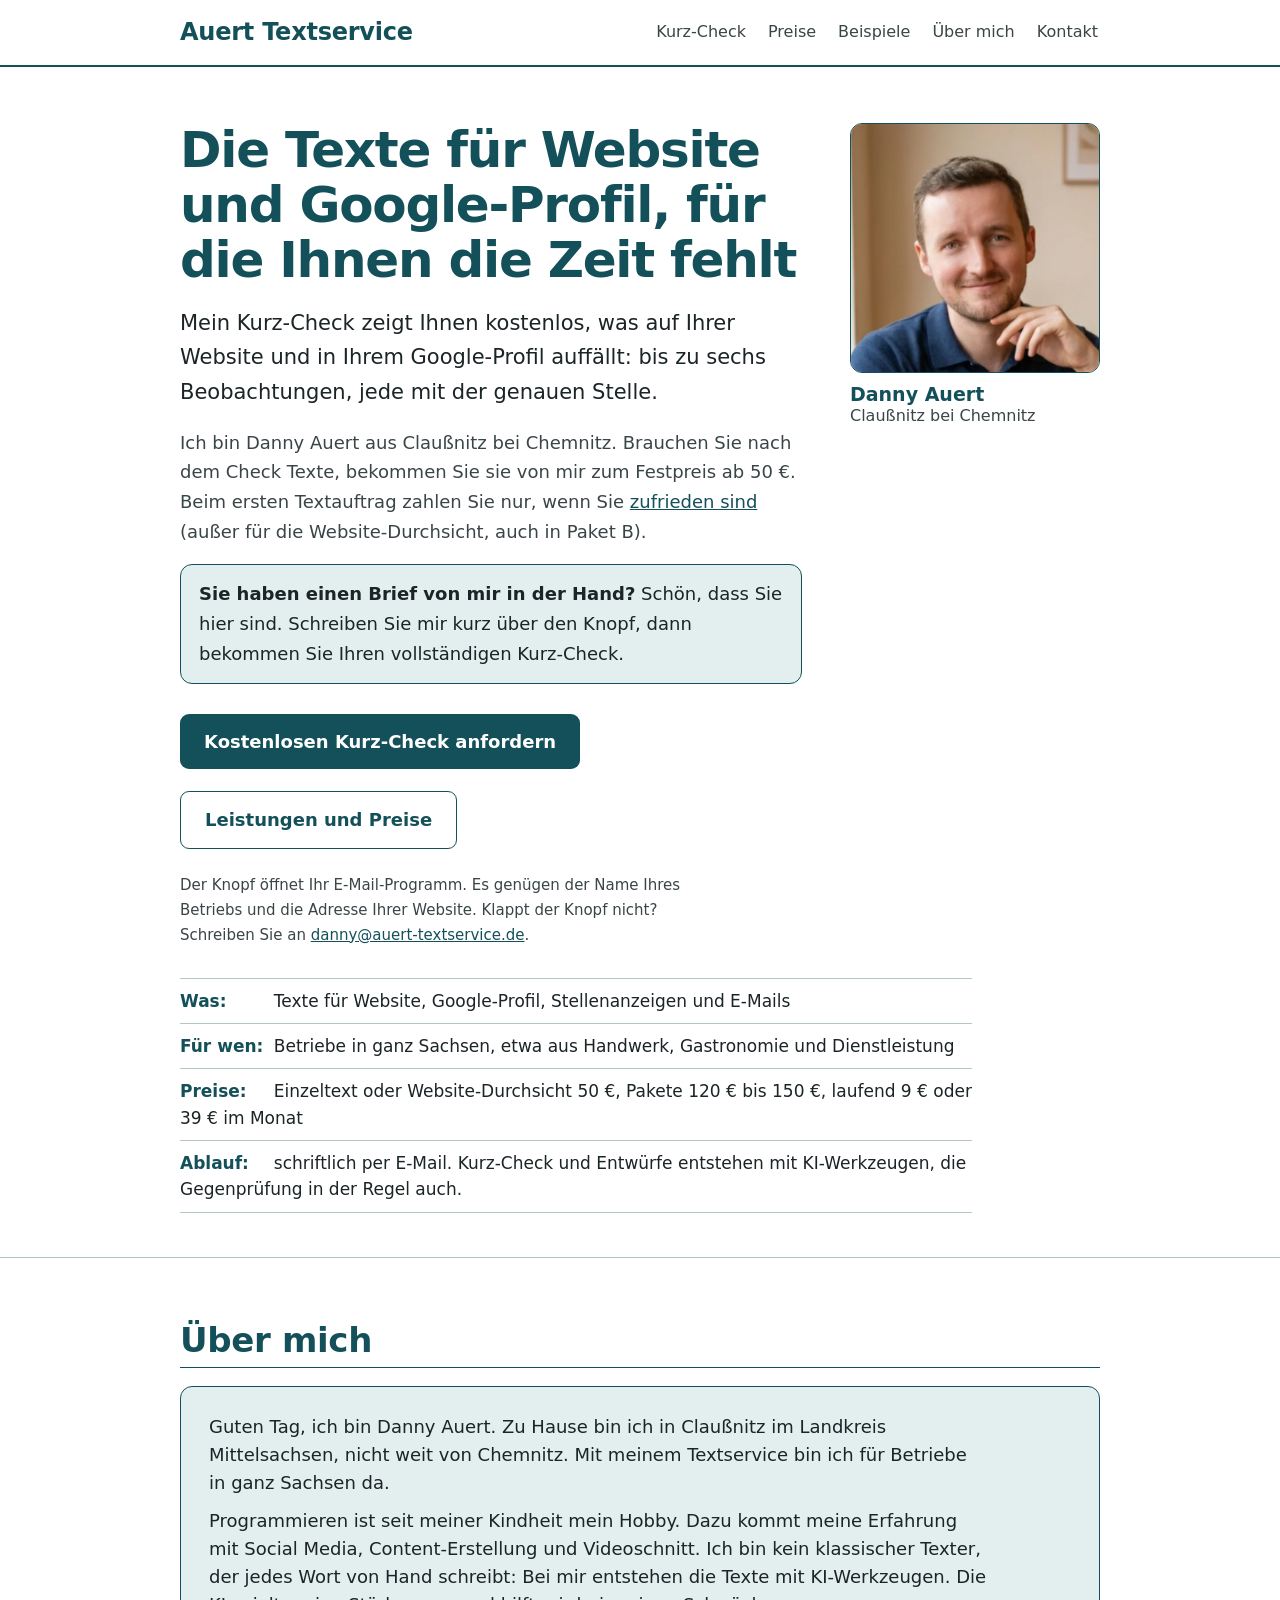
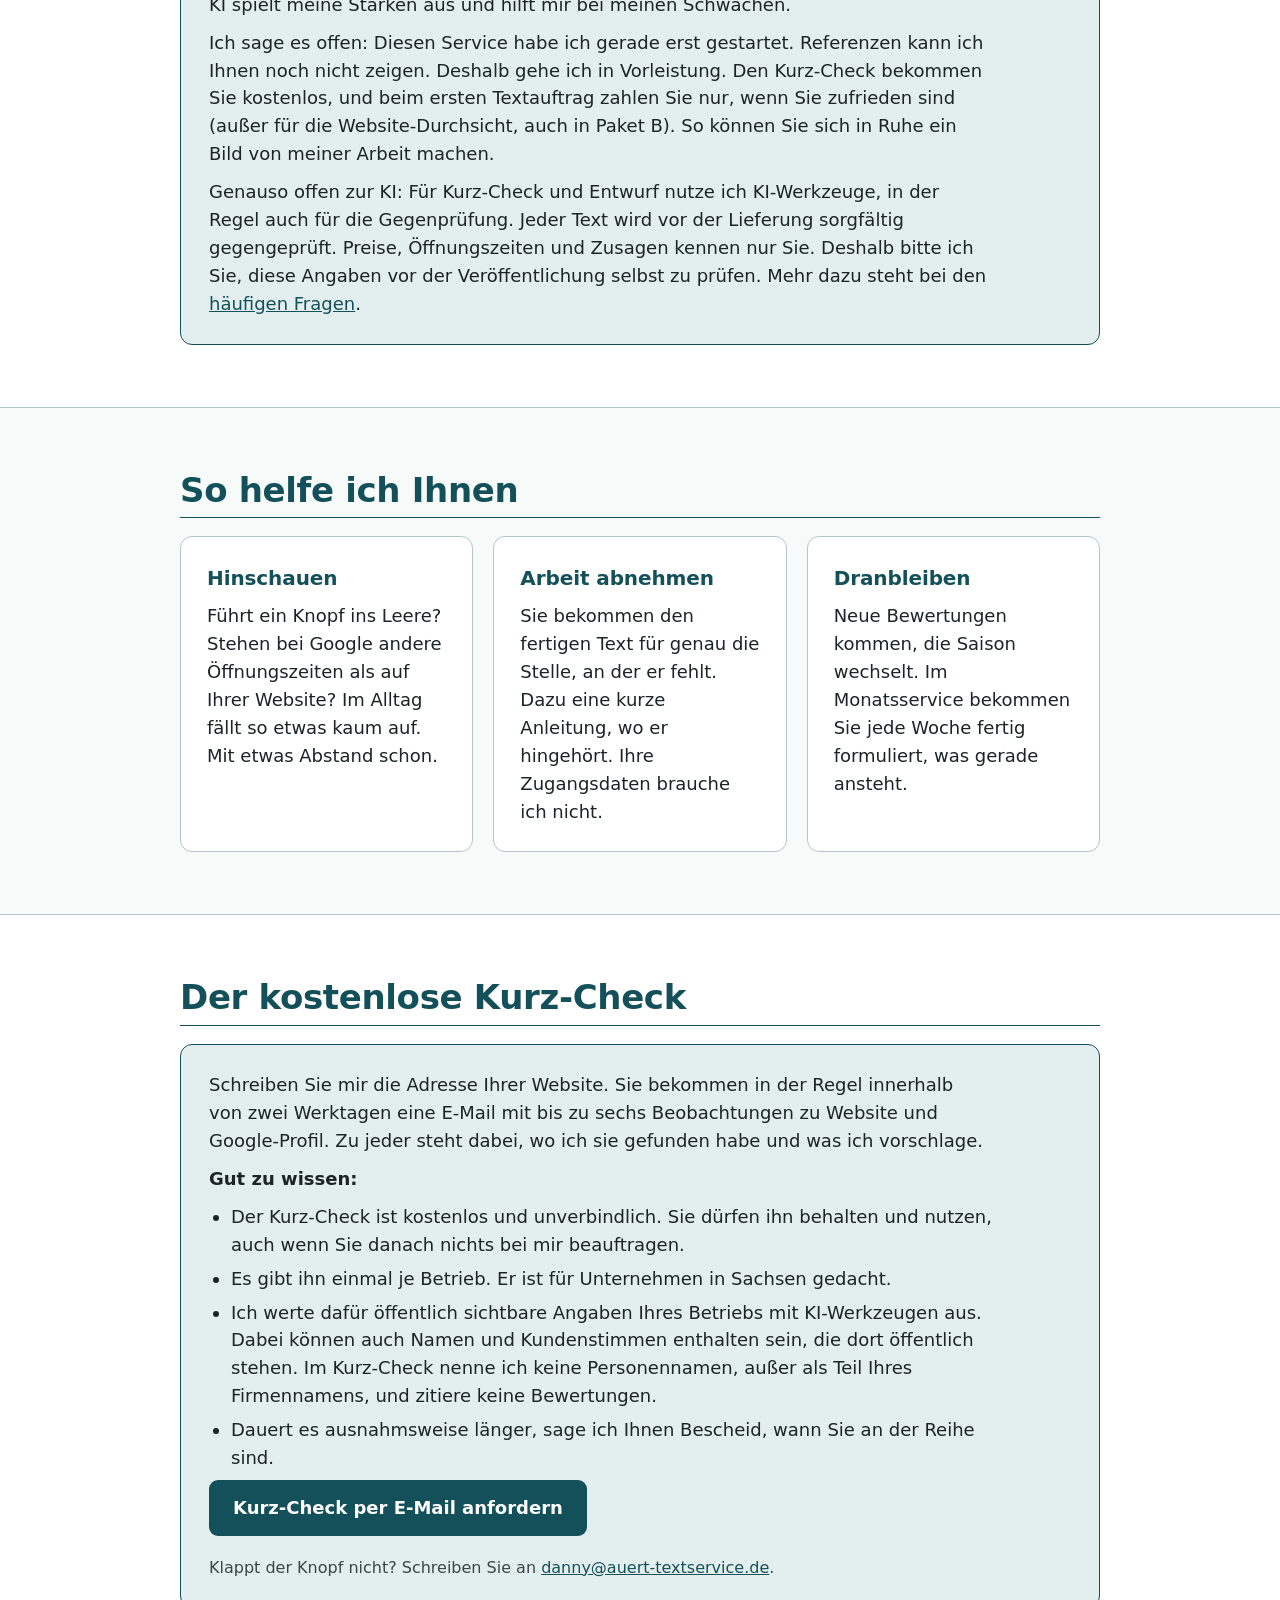
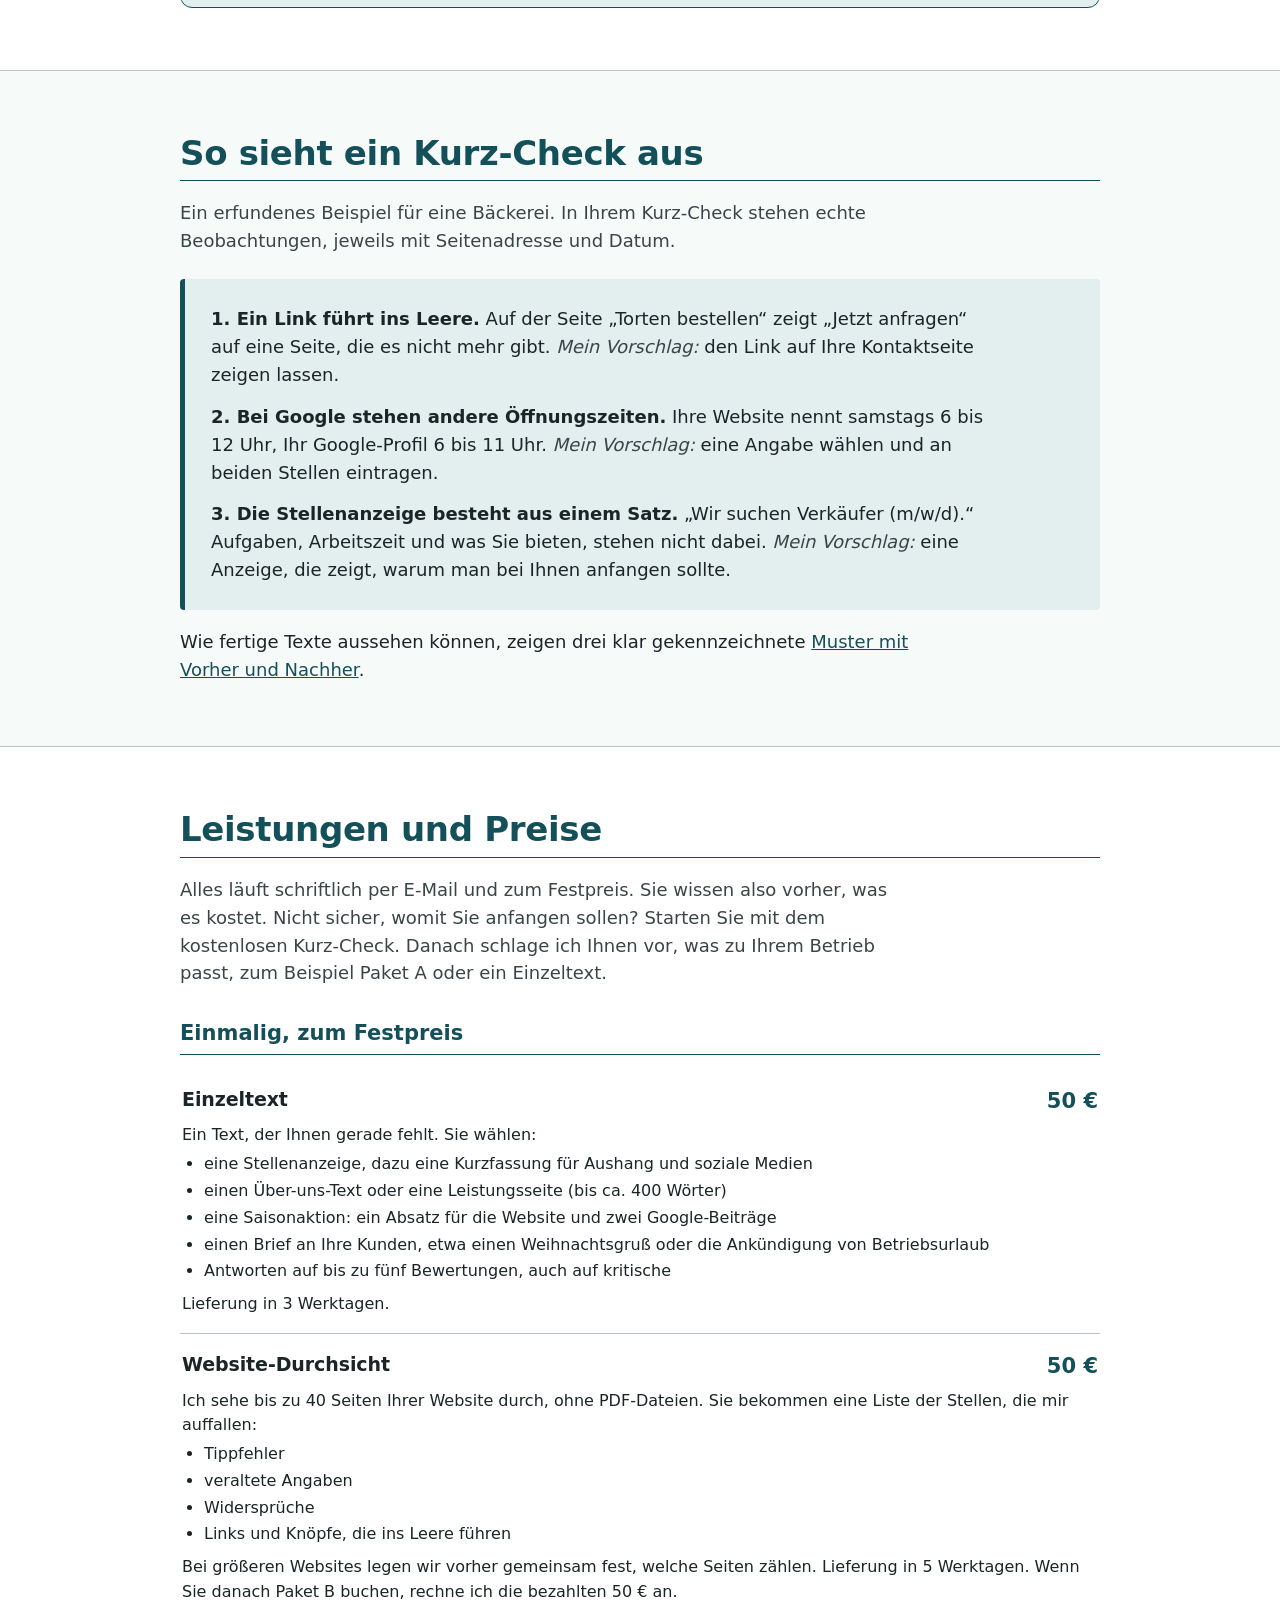
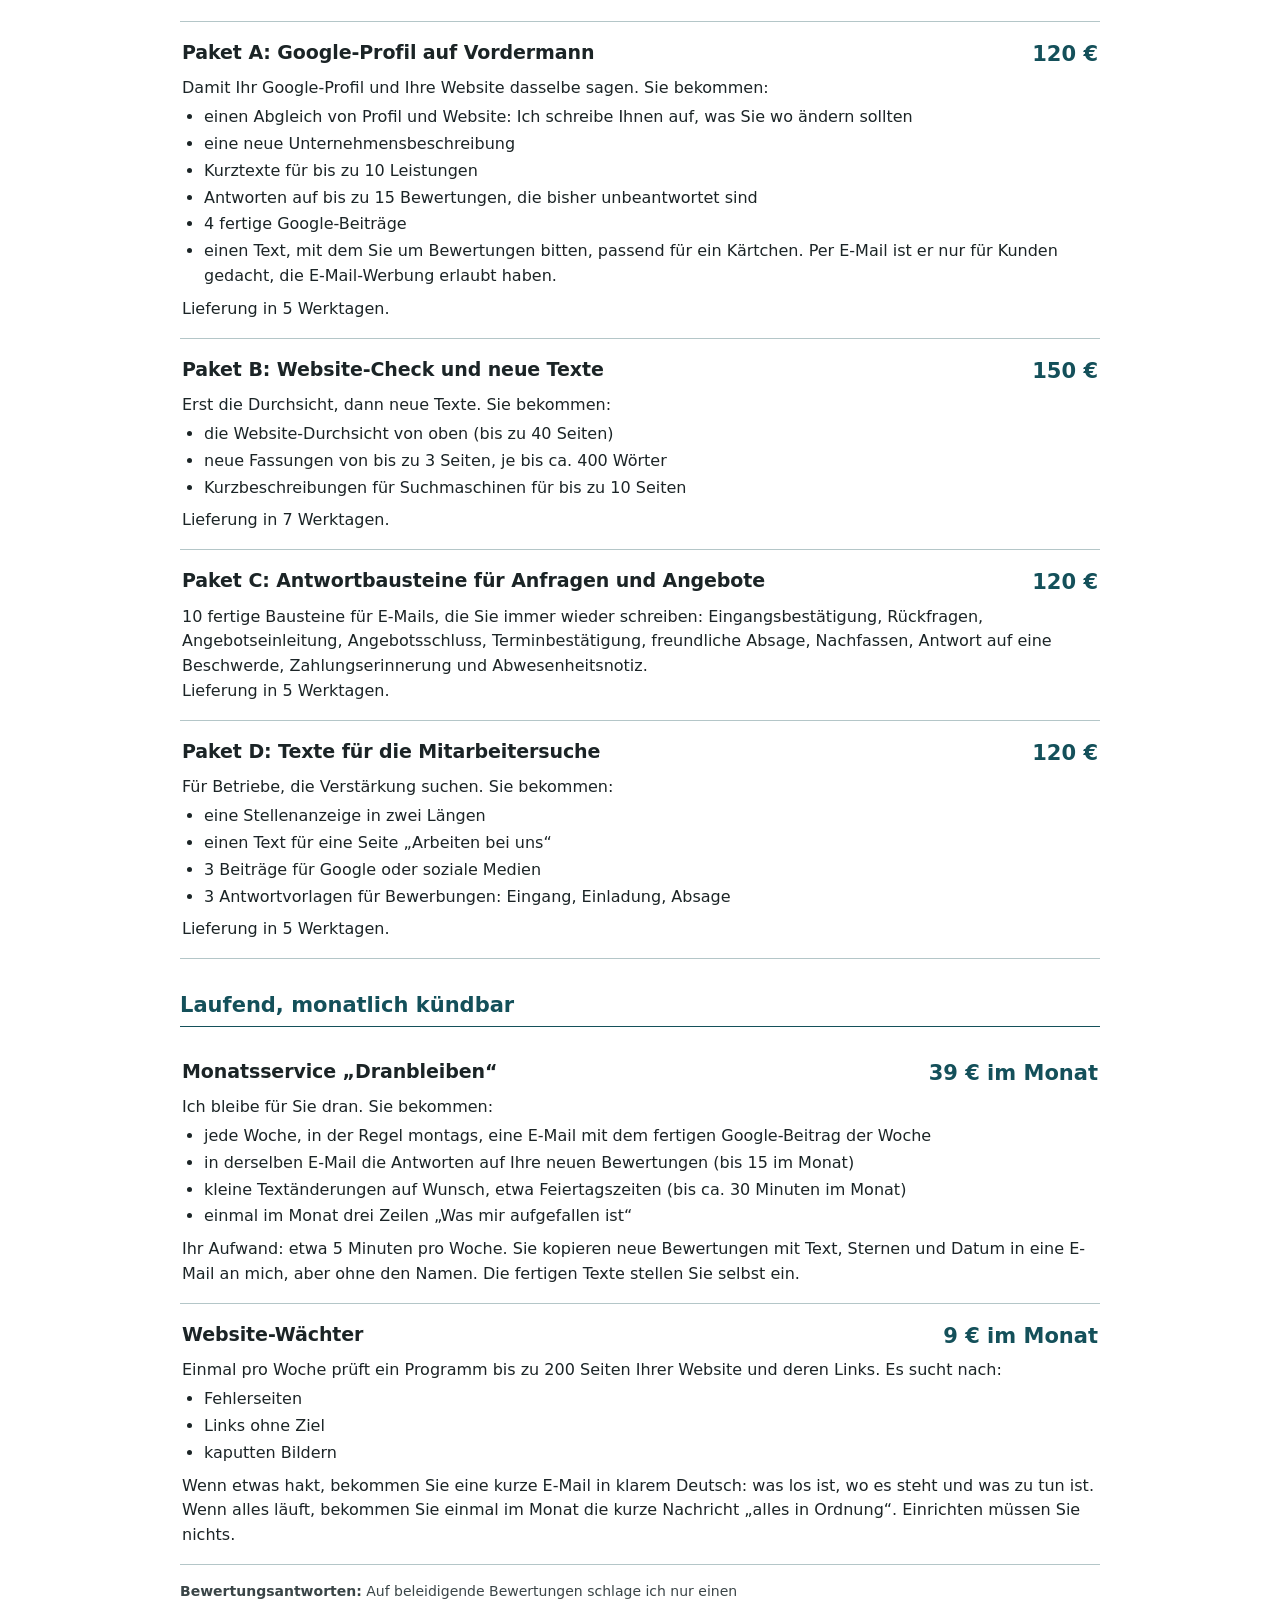
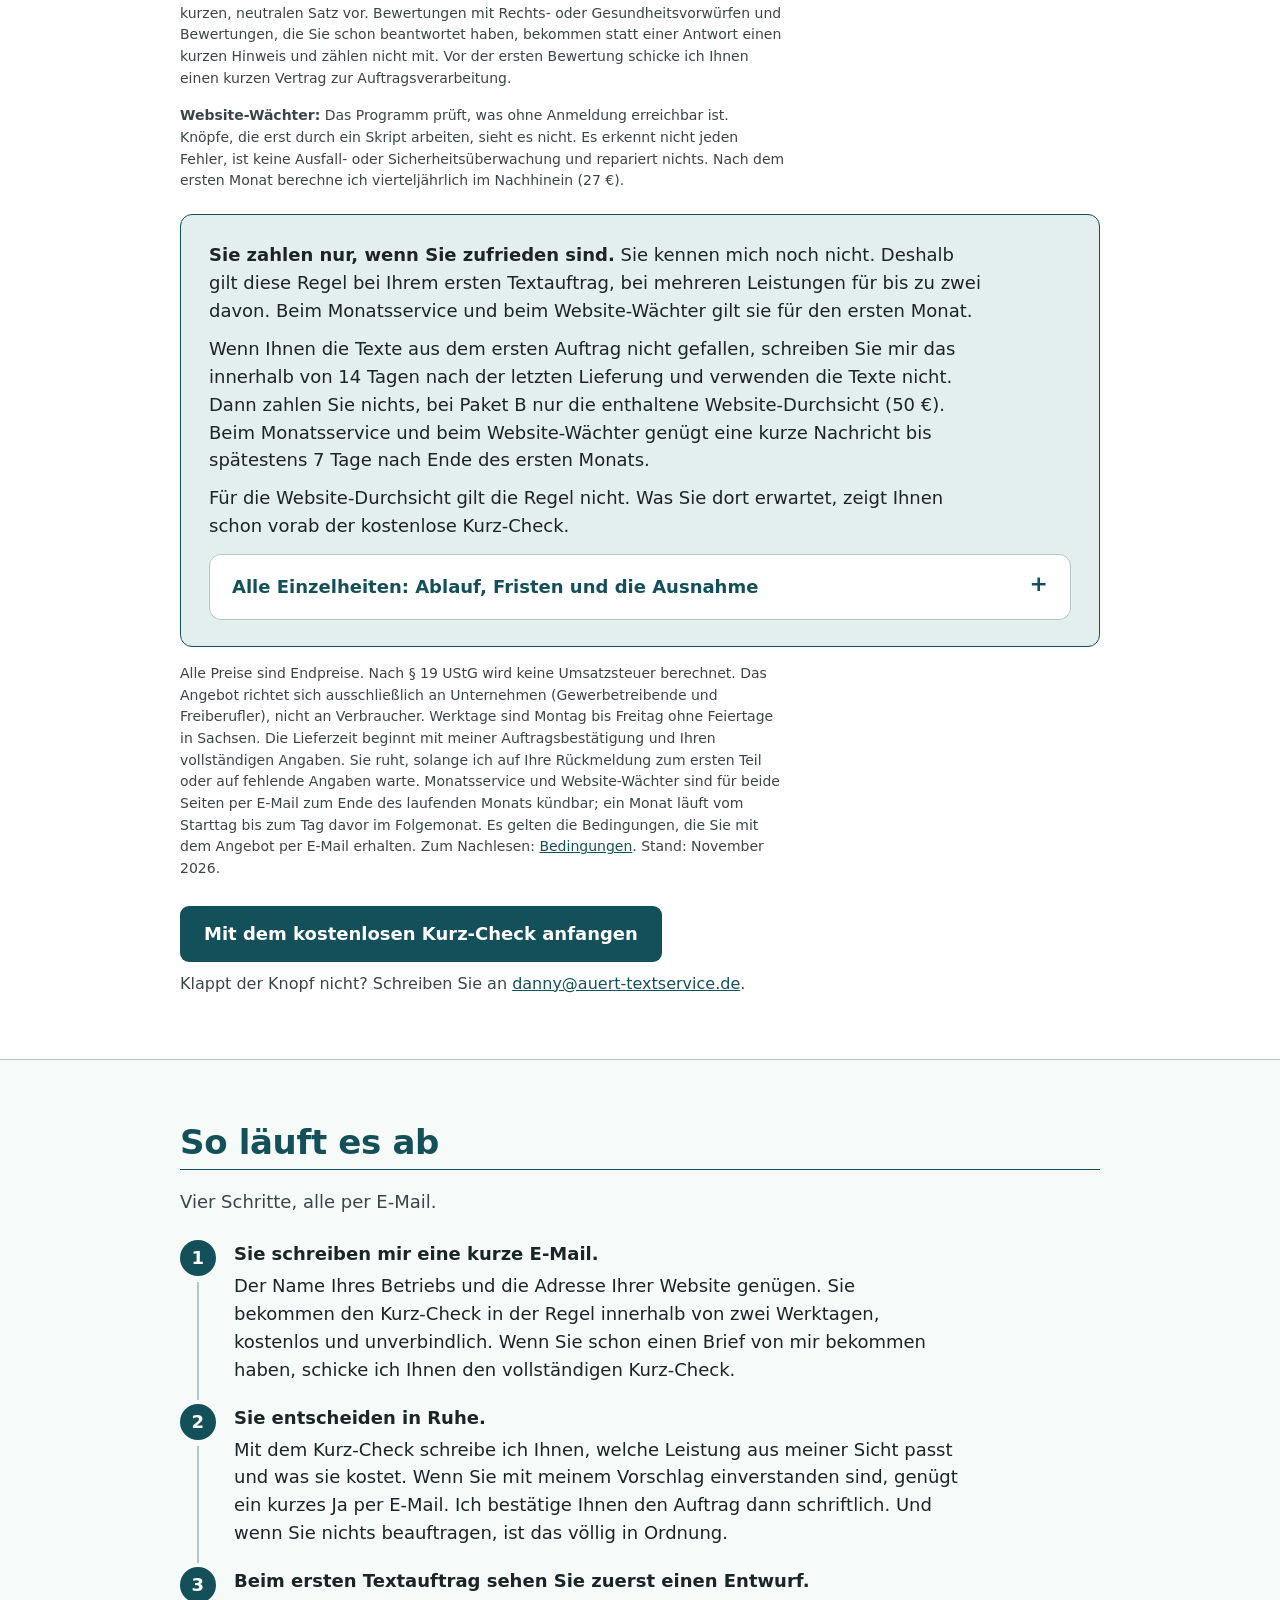
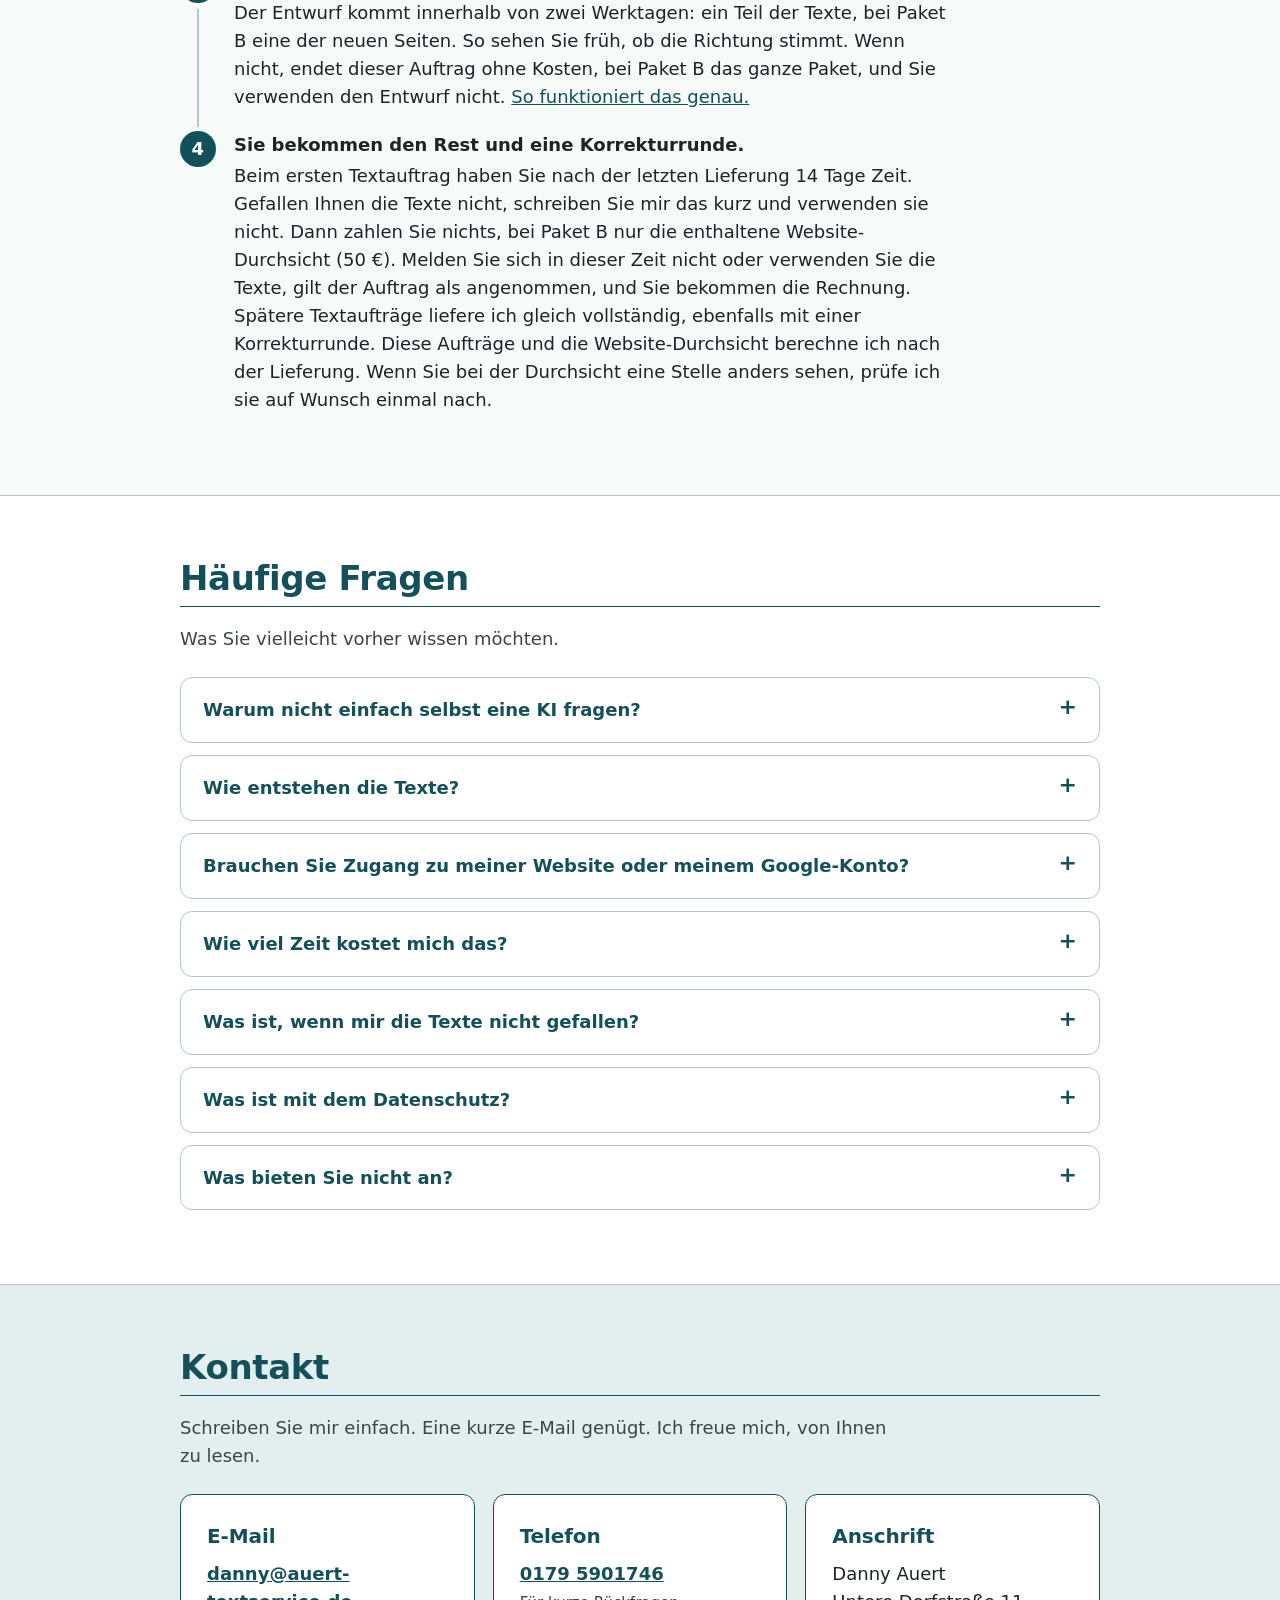
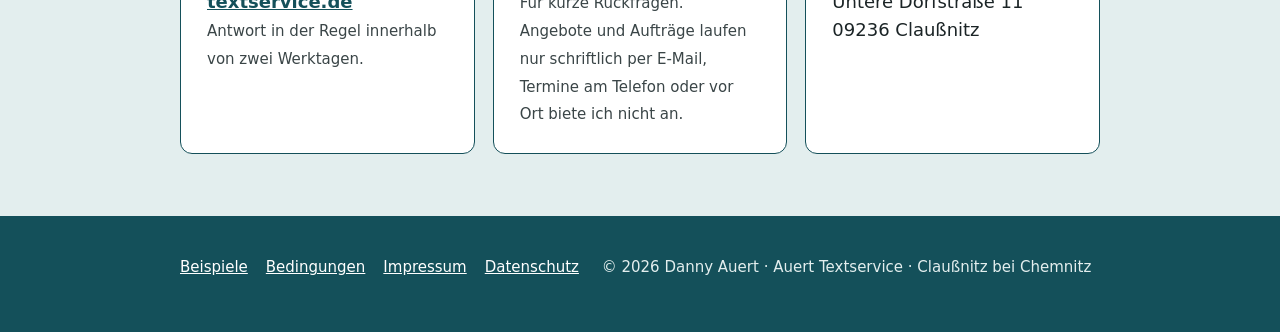
<file: index.html>
<!doctype html>
<html lang="de">
<head>
<meta charset="utf-8">
<meta name="viewport" content="width=device-width, initial-scale=1">
<title>Texte für Website und Google-Profil, Festpreis ab 50 € | Auert Textservice</title>
<meta name="description" content="Auert Textservice aus Claußnitz bei Chemnitz: Texte für Websites, Google-Profile und Stellenanzeigen von Betrieben in Sachsen, mit KI-Unterstützung erstellt. Kostenloser Kurz-Check vorab.">
<meta name="referrer" content="strict-origin-when-cross-origin">
<meta name="theme-color" content="#14505A">
<link rel="stylesheet" href="style.css">
<link rel="icon" href="/favicon.ico" sizes="48x48">
<link rel="icon" href="/favicon.svg" type="image/svg+xml">
<link rel="apple-touch-icon" href="/apple-touch-icon.png">
<link rel="canonical" href="https://auert-textservice.de/">
<meta property="og:url" content="https://auert-textservice.de/">
<meta property="og:type" content="website">
<meta property="og:locale" content="de_DE">
<meta property="og:site_name" content="Auert Textservice">
<meta property="og:title" content="Texte für Website und Google-Profil, Festpreis ab 50 € | Auert Textservice">
<meta property="og:description" content="Auert Textservice aus Claußnitz bei Chemnitz: Texte für Websites, Google-Profile und Stellenanzeigen von Betrieben in Sachsen, mit KI-Unterstützung erstellt. Kostenloser Kurz-Check vorab.">
<meta property="og:image" content="https://auert-textservice.de/vorschau.png">
<meta property="og:image:width" content="1200">
<meta property="og:image:height" content="630">
<meta property="og:image:alt" content="Auert Textservice: Texte für Website und Google-Profil, für Betriebe in Sachsen">
<meta name="twitter:card" content="summary_large_image">
<script type="application/ld+json">{"@context": "https://schema.org", "@graph": [{"@type": "ProfessionalService", "@id": "https://auert-textservice.de/#betrieb", "name": "Auert Textservice", "url": "https://auert-textservice.de/", "image": "https://auert-textservice.de/vorschau.png", "logo": "https://auert-textservice.de/apple-touch-icon.png", "description": "Texte für Websites, Google-Unternehmensprofile, Stellenanzeigen und E-Mail-Vorlagen für Betriebe in Sachsen. Kostenloser Kurz-Check, Festpreise, Monatsservice.", "email": "danny@auert-textservice.de", "priceRange": "9–150 €", "currenciesAccepted": "EUR", "address": {"@type": "PostalAddress", "streetAddress": "Untere Dorfstraße 11", "postalCode": "09236", "addressLocality": "Claußnitz", "addressRegion": "Sachsen", "addressCountry": "DE"}, "areaServed": {"@type": "State", "name": "Sachsen"}, "founder": {"@id": "https://auert-textservice.de/#danny-auert"}, "knowsAbout": ["Website-Texte", "Google-Unternehmensprofil", "Stellenanzeigen", "E-Mail-Vorlagen"], "hasOfferCatalog": {"@type": "OfferCatalog", "name": "Leistungen und Preise", "itemListElement": [{"@type": "Offer", "name": "Kurz-Check", "price": "0", "priceCurrency": "EUR", "description": "Bis zu sechs Beobachtungen zu Website und Google-Profil, kostenlos, einmal je Betrieb."}, {"@type": "Offer", "name": "Einzeltext", "price": "50", "priceCurrency": "EUR", "description": "Ein Text nach Wahl, zum Beispiel Stellenanzeige, Über-uns-Text oder Leistungsseite bis ca. 400 Wörter. Lieferung in 3 Werktagen."}, {"@type": "Offer", "name": "Website-Durchsicht", "price": "50", "priceCurrency": "EUR", "description": "Durchsicht von bis zu 40 Seiten auf Tippfehler, veraltete Angaben, Widersprüche und Links ohne Ziel. Lieferung in 5 Werktagen."}, {"@type": "Offer", "name": "Paket A: Google-Profil auf Vordermann", "price": "120", "priceCurrency": "EUR", "description": "Abgleich von Profil und Website, Unternehmensbeschreibung, Kurztexte für bis zu 10 Leistungen, Antworten auf bis zu 15 Bewertungen, 4 Google-Beiträge."}, {"@type": "Offer", "name": "Paket B: Website-Check und neue Texte", "price": "150", "priceCurrency": "EUR", "description": "Website-Durchsicht, neue Fassungen von bis zu 3 Seiten, Kurzbeschreibungen für Suchmaschinen für bis zu 10 Seiten."}, {"@type": "Offer", "name": "Paket C: Antwortbausteine für Anfragen und Angebote", "price": "120", "priceCurrency": "EUR", "description": "10 fertige Bausteine für wiederkehrende E-Mails."}, {"@type": "Offer", "name": "Paket D: Texte für die Mitarbeitersuche", "price": "120", "priceCurrency": "EUR", "description": "Stellenanzeige in zwei Längen, Text für eine Seite „Arbeiten bei uns“, 3 Beiträge, 3 Antwortvorlagen."}, {"@type": "Offer", "name": "Monatsservice „Dranbleiben“", "description": "Wöchentlich ein fertiger Google-Beitrag, Antworten auf bis zu 15 neue Bewertungen im Monat, kleine Textänderungen.", "priceSpecification": {"@type": "UnitPriceSpecification", "price": "39", "priceCurrency": "EUR", "unitText": "Monat", "billingDuration": "P1M"}}, {"@type": "Offer", "name": "Website-Wächter", "description": "Wöchentliche automatische Prüfung von bis zu 200 Seiten auf Fehlerseiten, Links ohne Ziel und kaputte Bilder.", "priceSpecification": {"@type": "UnitPriceSpecification", "price": "9", "priceCurrency": "EUR", "unitText": "Monat"}}]}, "telephone": "+491795901746"}, {"@type": "Person", "@id": "https://auert-textservice.de/#danny-auert", "name": "Danny Auert", "jobTitle": "Inhaber", "worksFor": {"@id": "https://auert-textservice.de/#betrieb"}, "address": {"@type": "PostalAddress", "addressLocality": "Claußnitz", "addressRegion": "Sachsen", "addressCountry": "DE"}}, {"@type": "WebSite", "@id": "https://auert-textservice.de/#website", "url": "https://auert-textservice.de/", "name": "Auert Textservice", "inLanguage": "de-DE", "publisher": {"@id": "https://auert-textservice.de/#betrieb"}}]}</script>
<script type="application/ld+json">{"@context": "https://schema.org", "@type": "FAQPage", "mainEntity": [{"@type": "Question", "name": "Warum nicht einfach selbst eine KI fragen?", "acceptedAnswer": {"@type": "Answer", "text": "Das können Sie gern tun. Nur schaut eine KI nicht von sich aus auf Ihre Website und Ihr Google-Profil. Sie sagt Ihnen nicht, wo ein Knopf ins Leere führt oder wo andere Öffnungszeiten stehen. Von mir bekommen Sie beides: den Blick von außen und den fertigen Text für genau die Stelle, an der er fehlt."}}, {"@type": "Question", "name": "Wie entstehen die Texte?", "acceptedAnswer": {"@type": "Answer", "text": "Für Kurz-Check und Entwurf nutze ich KI-Werkzeuge, in der Regel auch für die Gegenprüfung. Jeder Text wird vor der Lieferung sorgfältig gegengeprüft. Eine Bitte: Prüfen Sie Preise, Öffnungszeiten und Zusagen vor der Veröffentlichung selbst. Die kennen nur Sie."}}, {"@type": "Question", "name": "Brauchen Sie Zugang zu meiner Website oder meinem Google-Konto?", "acceptedAnswer": {"@type": "Answer", "text": "Nein. Sie bekommen die Texte als Word- und PDF-Datei, dazu eine kurze Anleitung. Einsetzen können Sie die Texte selbst, oder Ihr Webdienstleister übernimmt das."}}, {"@type": "Question", "name": "Wie viel Zeit kostet mich das?", "acceptedAnswer": {"@type": "Answer", "text": "Wenig. Am Anfang brauche ich ein paar Stichworte zu Ihrem Betrieb und zum Ton, den Sie sich wünschen. Im Monatsservice sind es etwa fünf Minuten pro Woche."}}, {"@type": "Question", "name": "Was ist, wenn mir die Texte nicht gefallen?", "acceptedAnswer": {"@type": "Answer", "text": "Dann zahlen Sie beim ersten Textauftrag nichts. Beim Monatsservice und beim Website-Wächter gilt das für den ersten Monat. Wichtig ist nur: Sie melden sich rechtzeitig kurz und verwenden die Texte aus dem Textauftrag nicht. Ausgenommen ist die Website-Durchsicht (50 €), auch in Paket B. Fristen, Bedingungen und die Ausnahme stehen bei den Leistungen."}}, {"@type": "Question", "name": "Was ist mit dem Datenschutz?", "acceptedAnswer": {"@type": "Answer", "text": "Ich brauche keine Daten Ihrer Kunden oder Mitarbeitenden. Für Bewertungsantworten genügt mir der Text der Bewertung, ohne den Namen. Auch dieser Text kann Angaben Dritter enthalten. Was damit geschieht, steht in der Datenschutzerklärung."}}, {"@type": "Question", "name": "Was bieten Sie nicht an?", "acceptedAnswer": {"@type": "Answer", "text": "Rechtstexte, Fotos und Grafik biete ich nicht an. Auch das Einsetzen der Texte und Reparaturen an der Website gehören nicht dazu. Und ich verspreche Ihnen keine bestimmte Zahl an Anfragen, Sternen oder Plätzen bei Suchmaschinen. Was ich verspreche: sorgfältige Texte und einen ehrlichen Blick von außen."}}]}</script>
</head>
<body class="mit-leiste">

<a class="sprung" href="#inhalt">Zum Inhalt</a>
<header class="kopf"><div class="breit">
<a class="marke" href="/">Auert <span>Textservice</span></a>
<nav aria-label="Hauptmenü"><a href="#kurzcheck">Kurz-Check</a><a href="#leistungen">Preise</a><a href="/beispiele.html">Beispiele</a><a href="#ueber">Über mich</a><a href="#kontakt">Kontakt</a></nav>
</div></header>

<main id="inhalt">
<div class="breit held">
<div class="held-raster">
<div>
<h1>Die Texte für Website und Google-Profil, für die Ihnen die Zeit fehlt</h1>
<p>Mein Kurz-Check zeigt Ihnen kostenlos, was auf Ihrer Website und in
Ihrem Google-Profil auffällt: bis zu sechs Beobachtungen, jede mit der genauen Stelle.</p>
<p>Ich bin Danny Auert aus Claußnitz bei Chemnitz. Brauchen Sie nach dem Check Texte, bekommen Sie sie von mir zum Festpreis
ab 50 €. Beim ersten Textauftrag zahlen Sie nur, wenn Sie <a href="#zufrieden">zufrieden sind</a> (außer für die Website-Durchsicht, auch in Paket B).</p>
<div class="briefkasten"><p><b>Sie haben einen Brief von mir in der Hand?</b> Schön, dass Sie hier sind. Schreiben Sie mir kurz über den Knopf, dann
bekommen Sie Ihren vollständigen Kurz-Check.</p></div>
<a class="knopf" href="mailto:danny@auert-textservice.de?subject=Kurz-Check&amp;body=Bitte%20schicken%20Sie%20mir%20den%20kostenlosen%20Kurz-Check.%0D%0A%0D%0ABetrieb%3A%20%0D%0AWebsite%3A%20%0D%0AOrt%3A%20">Kostenlosen Kurz-Check anfordern</a>
<a class="knopf leise" href="#leistungen">Leistungen und Preise</a>
<p class="mailzeile">Der Knopf öffnet Ihr E-Mail-Programm. Es genügen der Name Ihres Betriebs und die Adresse Ihrer Website. Klappt der Knopf nicht? Schreiben Sie an <a href="mailto:danny@auert-textservice.de">danny@auert-textservice.de</a>.</p>
</div>
<figure class="portraet"><img src="/danny-auert.webp" width="560" height="560" alt="Porträt von Danny Auert, Inhaber von Auert Textservice" decoding="async" fetchpriority="high"><figcaption><b>Danny Auert</b>Claußnitz bei Chemnitz</figcaption></figure>
</div>
<ul class="fakten">
<li><b>Was:</b> Texte für Website, Google-Profil, Stellenanzeigen und E-Mails</li>
<li><b>Für wen:</b> Betriebe in ganz Sachsen, etwa aus Handwerk, Gastronomie und Dienstleistung</li>
<li><b>Preise:</b> Einzeltext oder Website-Durchsicht 50 €, Pakete 120 € bis 150 €, laufend 9 € oder 39 € im Monat</li>
<li><b>Ablauf:</b> schriftlich per E-Mail. Kurz-Check und Entwürfe entstehen mit KI-Werkzeugen, die Gegenprüfung in der Regel auch.</li>
</ul>
</div>

<section id="ueber"><div class="breit">
<h2>Über mich</h2>
<div class="hinweis">
<p>Guten Tag, ich bin Danny Auert. Zu Hause bin ich in Claußnitz im Landkreis Mittelsachsen, nicht weit von
Chemnitz. Mit meinem Textservice bin ich für Betriebe in ganz Sachsen da.</p>
<p>Programmieren ist seit meiner Kindheit mein Hobby. Dazu kommt meine Erfahrung mit Social Media, Content-Erstellung und
Videoschnitt. Ich bin kein klassischer Texter, der jedes Wort von Hand schreibt: Bei mir entstehen die Texte mit KI-Werkzeugen.
Die KI spielt meine Stärken aus und hilft mir bei meinen Schwächen.</p>
<p>Ich sage es offen: Diesen Service habe ich gerade erst gestartet. Referenzen kann ich Ihnen noch nicht zeigen.
Deshalb gehe ich in Vorleistung. Den Kurz-Check bekommen Sie kostenlos, und beim ersten Textauftrag zahlen Sie nur, wenn Sie zufrieden sind (außer für die Website-Durchsicht, auch in Paket B). So können Sie sich in Ruhe ein Bild von meiner Arbeit machen.</p>
<p>Genauso offen zur KI: Für Kurz-Check und Entwurf nutze ich KI-Werkzeuge, in der Regel auch für die Gegenprüfung. Jeder Text wird vor der Lieferung sorgfältig gegengeprüft. Preise, Öffnungszeiten und Zusagen kennen nur Sie. Deshalb bitte ich Sie, diese
Angaben vor der Veröffentlichung selbst zu prüfen. Mehr dazu steht bei den <a href="#fragen">häufigen Fragen</a>.</p>
</div>
</div></section>

<section><div class="breit">
<h2>So helfe ich Ihnen</h2>
<div class="drei">
<div class="karte"><h3>Hinschauen</h3><p>Führt ein Knopf ins Leere? Stehen bei Google andere Öffnungszeiten als auf Ihrer
Website? Im Alltag fällt so etwas kaum auf. Mit etwas Abstand schon.</p></div>
<div class="karte"><h3>Arbeit abnehmen</h3><p>Sie bekommen den fertigen Text für genau die Stelle, an der er fehlt. Dazu
eine kurze Anleitung, wo er hingehört. Ihre Zugangsdaten brauche ich nicht.</p></div>
<div class="karte"><h3>Dranbleiben</h3><p>Neue Bewertungen kommen, die Saison wechselt. Im Monatsservice bekommen Sie
jede Woche fertig formuliert, was gerade ansteht.</p></div>
</div>
</div></section>

<section id="kurzcheck"><div class="breit">
<h2>Der kostenlose Kurz-Check</h2>
<div class="hinweis">
<p>Schreiben Sie mir die Adresse Ihrer Website. Sie bekommen in der Regel innerhalb von zwei Werktagen eine
E-Mail mit bis zu sechs Beobachtungen zu Website und Google-Profil. Zu jeder steht dabei, wo ich sie gefunden habe und
was ich vorschlage.</p>
<p><b>Gut zu wissen:</b></p>
<ul>
<li>Der Kurz-Check ist kostenlos und unverbindlich. Sie dürfen ihn behalten und nutzen, auch wenn Sie danach nichts
bei mir beauftragen.</li>
<li>Es gibt ihn einmal je Betrieb. Er ist für Unternehmen in Sachsen gedacht.</li>
<li>Ich werte dafür öffentlich sichtbare Angaben Ihres Betriebs mit KI-Werkzeugen aus. Dabei können auch Namen und Kundenstimmen enthalten sein, die dort öffentlich stehen. Im Kurz-Check nenne ich keine Personennamen, außer als Teil Ihres Firmennamens, und zitiere keine Bewertungen.</li>
<li>Dauert es ausnahmsweise länger, sage ich Ihnen Bescheid, wann Sie an der Reihe sind.</li>
</ul>
<p><a class="knopf" href="mailto:danny@auert-textservice.de?subject=Kurz-Check%20%28Website%29&amp;body=Bitte%20schicken%20Sie%20mir%20den%20kostenlosen%20Kurz-Check.%0D%0A%0D%0ABetrieb%3A%20%0D%0AWebsite%3A%20%0D%0AOrt%3A%20">Kurz-Check per E-Mail anfordern</a></p>
<p class="mailzeile">Klappt der Knopf nicht? Schreiben Sie an <a href="mailto:danny@auert-textservice.de">danny@auert-textservice.de</a>.</p>
</div>
</div></section>

<section id="beispiel"><div class="breit">
<h2>So sieht ein Kurz-Check aus</h2>
<p class="unter">Ein erfundenes Beispiel für eine Bäckerei. In Ihrem Kurz-Check stehen echte Beobachtungen, jeweils mit
Seitenadresse und Datum.</p>
<div class="karte beispiel">
<p><b>1. Ein Link führt ins Leere.</b> Auf der Seite „Torten bestellen“ zeigt „Jetzt anfragen“ auf eine Seite, die es
nicht mehr gibt. <i>Mein Vorschlag:</i> den Link auf Ihre Kontaktseite zeigen lassen.</p>
<p><b>2. Bei Google stehen andere Öffnungszeiten.</b> Ihre Website nennt samstags 6 bis 12 Uhr, Ihr Google-Profil
6 bis 11 Uhr. <i>Mein Vorschlag:</i> eine Angabe wählen und an beiden Stellen eintragen.</p>
<p><b>3. Die Stellenanzeige besteht aus einem Satz.</b> „Wir suchen Verkäufer (m/w/d).“ Aufgaben, Arbeitszeit und was
Sie bieten, stehen nicht dabei. <i>Mein Vorschlag:</i> eine Anzeige, die zeigt, warum man bei Ihnen anfangen sollte.</p>
</div>
<p class="mehr-link">Wie fertige Texte aussehen können, zeigen drei klar gekennzeichnete <a href="/beispiele.html">Muster mit Vorher und Nachher</a>.</p>
</div></section>

<section id="leistungen"><div class="breit">
<h2>Leistungen und Preise</h2>
<p class="unter">Alles läuft schriftlich per E-Mail und zum Festpreis. Sie wissen also vorher, was es kostet. Nicht sicher,
womit Sie anfangen sollen? Starten Sie mit dem kostenlosen Kurz-Check. Danach schlage ich Ihnen vor, was zu Ihrem
Betrieb passt, zum Beispiel Paket A oder ein Einzeltext.</p>
<h3 class="klein">Einmalig, zum Festpreis</h3>
<div class="liste">
<div class="zeile"><h4>Einzeltext</h4><div class="preis">50 €</div><div class="text"><p>Ein Text, der Ihnen gerade fehlt. Sie wählen:</p><ul><li>eine Stellenanzeige, dazu eine Kurzfassung für Aushang und soziale Medien</li><li>einen Über-uns-Text oder eine Leistungsseite (bis ca. 400 Wörter)</li><li>eine Saisonaktion: ein Absatz für die Website und zwei Google-Beiträge</li><li>einen Brief an Ihre Kunden, etwa einen Weihnachtsgruß oder die Ankündigung von Betriebsurlaub</li><li>Antworten auf bis zu fünf Bewertungen, auch auf kritische</li></ul><p>Lieferung in 3 Werktagen.</p></div></div>
<div class="zeile"><h4>Website-Durchsicht</h4><div class="preis">50 €</div><div class="text"><p>Ich sehe bis zu 40 Seiten Ihrer Website durch, ohne PDF-Dateien. Sie bekommen eine Liste der Stellen, die mir auffallen:</p><ul><li>Tippfehler</li><li>veraltete Angaben</li><li>Widersprüche</li><li>Links und Knöpfe, die ins Leere führen</li></ul><p>Bei größeren Websites legen wir vorher gemeinsam fest, welche Seiten zählen. Lieferung in 5 Werktagen. Wenn Sie danach Paket B buchen, rechne ich die bezahlten 50 € an.</p></div></div>
<div class="zeile"><h4>Paket A: Google-Profil auf Vordermann</h4><div class="preis">120 €</div><div class="text"><p>Damit Ihr Google-Profil und Ihre Website dasselbe sagen. Sie bekommen:</p><ul><li>einen Abgleich von Profil und Website: Ich schreibe Ihnen auf, was Sie wo ändern sollten</li><li>eine neue Unternehmensbeschreibung</li><li>Kurztexte für bis zu 10 Leistungen</li><li>Antworten auf bis zu 15 Bewertungen, die bisher unbeantwortet sind</li><li>4 fertige Google-Beiträge</li><li>einen Text, mit dem Sie um Bewertungen bitten, passend für ein Kärtchen. Per E-Mail ist er nur für Kunden gedacht, die E-Mail-Werbung erlaubt haben.</li></ul><p>Lieferung in 5 Werktagen.</p></div></div>
<div class="zeile"><h4>Paket B: Website-Check und neue Texte</h4><div class="preis">150 €</div><div class="text"><p>Erst die Durchsicht, dann neue Texte. Sie bekommen:</p><ul><li>die Website-Durchsicht von oben (bis zu 40 Seiten)</li><li>neue Fassungen von bis zu 3 Seiten, je bis ca. 400 Wörter</li><li>Kurzbeschreibungen für Suchmaschinen für bis zu 10 Seiten</li></ul><p>Lieferung in 7 Werktagen.</p></div></div>
<div class="zeile"><h4>Paket C: Antwortbausteine für Anfragen und Angebote</h4><div class="preis">120 €</div><div class="text"><p>10 fertige Bausteine für E-Mails, die Sie immer wieder schreiben: Eingangsbestätigung, Rückfragen, Angebotseinleitung, Angebotsschluss, Terminbestätigung, freundliche Absage, Nachfassen, Antwort auf eine Beschwerde, Zahlungserinnerung und Abwesenheitsnotiz.</p><p>Lieferung in 5 Werktagen.</p></div></div>
<div class="zeile"><h4>Paket D: Texte für die Mitarbeitersuche</h4><div class="preis">120 €</div><div class="text"><p>Für Betriebe, die Verstärkung suchen. Sie bekommen:</p><ul><li>eine Stellenanzeige in zwei Längen</li><li>einen Text für eine Seite „Arbeiten bei uns“</li><li>3 Beiträge für Google oder soziale Medien</li><li>3 Antwortvorlagen für Bewerbungen: Eingang, Einladung, Absage</li></ul><p>Lieferung in 5 Werktagen.</p></div></div>
</div>
<h3 class="klein">Laufend, monatlich kündbar</h3>
<div class="liste">
<div class="zeile"><h4>Monatsservice „Dranbleiben“</h4><div class="preis">39 € im Monat</div><div class="text"><p>Ich bleibe für Sie dran. Sie bekommen:</p><ul><li>jede Woche, in der Regel montags, eine E-Mail mit dem fertigen Google-Beitrag der Woche</li><li>in derselben E-Mail die Antworten auf Ihre neuen Bewertungen (bis 15 im Monat)</li><li>kleine Textänderungen auf Wunsch, etwa Feiertagszeiten (bis ca. 30 Minuten im Monat)</li><li>einmal im Monat drei Zeilen „Was mir aufgefallen ist“</li></ul><p>Ihr Aufwand: etwa 5 Minuten pro Woche. Sie kopieren neue Bewertungen mit Text, Sternen und Datum in eine E-Mail an mich, aber ohne den Namen. Die fertigen Texte stellen Sie selbst ein.</p></div></div>
<div class="zeile"><h4>Website-Wächter</h4><div class="preis">9 € im Monat</div><div class="text"><p>Einmal pro Woche prüft ein Programm bis zu 200 Seiten Ihrer Website und deren Links. Es sucht nach:</p><ul><li>Fehlerseiten</li><li>Links ohne Ziel</li><li>kaputten Bildern</li></ul><p>Wenn etwas hakt, bekommen Sie eine kurze E-Mail in klarem Deutsch: was los ist, wo es steht und was zu tun ist. Wenn alles läuft, bekommen Sie einmal im Monat die kurze Nachricht „alles in Ordnung“. Einrichten müssen Sie nichts.</p></div></div>
</div>
<p class="fein"><b>Bewertungsantworten:</b> Auf beleidigende Bewertungen schlage ich nur einen kurzen, neutralen Satz vor.
Bewertungen mit Rechts- oder Gesundheitsvorwürfen und Bewertungen, die Sie schon beantwortet haben, bekommen statt einer Antwort
einen kurzen Hinweis und zählen nicht mit. Vor der ersten Bewertung schicke ich Ihnen einen kurzen Vertrag zur
Auftragsverarbeitung.</p>
<p class="fein"><b>Website-Wächter:</b> Das Programm prüft, was ohne Anmeldung erreichbar ist. Knöpfe, die erst durch ein Skript
arbeiten, sieht es nicht. Es erkennt nicht jeden Fehler, ist keine Ausfall- oder Sicherheitsüberwachung und repariert nichts.
Nach dem ersten Monat berechne ich vierteljährlich im Nachhinein (27 €).</p>
<div class="hinweis abstand" id="zufrieden">
<p><b>Sie zahlen nur, wenn Sie zufrieden sind.</b> Sie kennen mich noch nicht. Deshalb gilt diese Regel bei Ihrem ersten Textauftrag, bei mehreren Leistungen für bis zu zwei davon. Beim Monatsservice und beim Website-Wächter gilt sie für den ersten Monat.</p>
<p>Wenn Ihnen die Texte aus dem ersten Auftrag nicht gefallen, schreiben Sie mir das innerhalb von 14 Tagen nach der letzten Lieferung
und verwenden die Texte nicht. Dann zahlen Sie nichts, bei Paket B nur die enthaltene Website-Durchsicht (50 €). Beim Monatsservice und beim Website-Wächter genügt eine kurze
Nachricht bis spätestens 7 Tage nach Ende des ersten Monats.</p>
<p>Für die Website-Durchsicht gilt die Regel nicht. Was Sie dort erwartet, zeigt Ihnen schon vorab der kostenlose
Kurz-Check.</p>
<details class="genau"><summary>Alle Einzelheiten: Ablauf, Fristen und die Ausnahme</summary>
<p><b>So läuft es beim ersten Textauftrag:</b></p>
<ul>
<li><b>Zuerst ein Teil.</b> Innerhalb von zwei Werktagen bekommen Sie einen Teil der Texte, bei Paket B eine der
neuen Seiten. Wenn die Richtung nicht passt, endet dieser Auftrag ohne Kosten, bei Paket B das ganze Paket, und Sie verwenden den Entwurf nicht.</li>
<li><b>Dann der Rest.</b> Es folgen die übrigen Texte und eine Korrekturrunde. Wenn Ihnen die Texte nicht gefallen,
schreiben Sie mir das kurz, und zwar innerhalb von 14 Tagen nach der letzten Lieferung. Dann zahlen Sie nichts und verwenden die Texte nicht; bei Paket B nur die enthaltene Website-Durchsicht (50 €).</li>
<li><b>Wann es als „zufrieden“ zählt.</b> Wenn Sie sich in diesen 14 Tagen nicht melden oder die Texte verwenden, gilt der
Auftrag als angenommen. Dann bekommen Sie die Rechnung.</li>
</ul>
<p><b>Monatsservice und Website-Wächter:</b> Wenn Sie nicht zufrieden sind, sagen Sie mir
spätestens 7 Tage nach Ende des ersten Monats Bescheid. Dann zahlen Sie nichts, und der Dienst endet. Texte, die Sie schon eingestellt haben, dürfen Sie behalten. Wenn Sie sich nicht melden, bekommen Sie die Rechnung für den ersten Monat.</p>
<p><b>Mehrere Leistungen auf einmal:</b> Wenn Sie beim ersten Mal mehrere Leistungen zugleich bestellen, gilt die
Regel für bis zu zwei davon, die Sie auswählen. Für die Website-Durchsicht gilt sie nicht. Ob Sie zufrieden sind, entscheiden Sie
für jede Leistung einzeln. Weitere Leistungen derselben Bestellung berechne ich nach Lieferung.</p>
<p><b>Die Ausnahme:</b> Die Regel gilt nicht für die Website-Durchsicht, auch nicht als Teil von Paket B. Für Paket B heißt das:</p>
<ul>
<li>Die Regel gilt für die neuen Texte (100 €).</li>
<li>Die enthaltene Durchsicht (50 €) berechne ich nach Lieferung.</li>
<li>Wenn Paket B schon nach dem ersten Teil endet, können Sie die Website-Durchsicht einzeln für 50 € beauftragen.</li>
</ul>
</details>
</div>
<p class="fein">Alle Preise sind Endpreise. Nach § 19 UStG wird keine Umsatzsteuer berechnet. Das Angebot richtet sich ausschließlich an Unternehmen (Gewerbetreibende und Freiberufler), nicht an Verbraucher. Werktage sind Montag bis Freitag ohne Feiertage in Sachsen. Die Lieferzeit beginnt mit meiner Auftragsbestätigung und Ihren vollständigen Angaben. Sie ruht, solange ich auf Ihre Rückmeldung zum ersten Teil oder auf fehlende Angaben warte. Monatsservice und Website-Wächter sind für beide Seiten per E-Mail zum Ende des laufenden Monats kündbar; ein Monat läuft vom Starttag bis zum Tag davor im Folgemonat. Es gelten die Bedingungen, die Sie mit dem Angebot per E-Mail erhalten. Zum Nachlesen: <a href="/bedingungen.html">Bedingungen</a>. Stand: November 2026.</p>
<p class="preis-knopf"><a class="knopf" href="mailto:danny@auert-textservice.de?subject=Kurz-Check%20%28Preise%29&amp;body=Bitte%20schicken%20Sie%20mir%20den%20kostenlosen%20Kurz-Check.%0D%0A%0D%0ABetrieb%3A%20%0D%0AWebsite%3A%20%0D%0AOrt%3A%20">Mit dem kostenlosen Kurz-Check anfangen</a></p>
<p class="mailzeile">Klappt der Knopf nicht? Schreiben Sie an <a href="mailto:danny@auert-textservice.de">danny@auert-textservice.de</a>.</p>
</div></section>

<section id="ablauf"><div class="breit">
<h2>So läuft es ab</h2>
<p class="unter">Vier Schritte, alle per E-Mail.</p>
<ol class="schritte">
<li><b>Sie schreiben mir eine kurze E-Mail.</b><span>Der Name Ihres Betriebs und die Adresse Ihrer Website genügen. Sie bekommen den Kurz-Check in der Regel innerhalb von zwei Werktagen, kostenlos und unverbindlich. Wenn Sie schon einen Brief von mir bekommen haben, schicke ich Ihnen den vollständigen Kurz-Check.</span></li>
<li><b>Sie entscheiden in Ruhe.</b><span>Mit dem Kurz-Check schreibe ich Ihnen, welche Leistung aus meiner Sicht passt und was sie kostet. Wenn Sie mit meinem Vorschlag einverstanden sind, genügt ein kurzes Ja per E-Mail. Ich bestätige Ihnen den Auftrag dann schriftlich. Und wenn Sie nichts beauftragen, ist das völlig in Ordnung.</span></li>
<li><b>Beim ersten Textauftrag sehen Sie zuerst einen Entwurf.</b><span>Der Entwurf kommt innerhalb von zwei Werktagen: ein Teil der Texte, bei Paket B eine der neuen Seiten. So sehen Sie früh, ob die Richtung stimmt. Wenn nicht, endet dieser Auftrag ohne Kosten, bei Paket B das ganze Paket, und Sie verwenden den Entwurf nicht. <a href="#zufrieden">So funktioniert das genau.</a></span></li>
<li><b>Sie bekommen den Rest und eine Korrekturrunde.</b><span>Beim ersten Textauftrag haben Sie nach der letzten Lieferung 14 Tage Zeit. Gefallen Ihnen die Texte nicht, schreiben Sie mir das kurz und verwenden sie nicht. Dann zahlen Sie nichts, bei Paket B nur die enthaltene Website-Durchsicht (50 €). Melden Sie sich in dieser Zeit nicht oder verwenden Sie die Texte, gilt der Auftrag als angenommen, und Sie bekommen die Rechnung. Spätere Textaufträge liefere ich gleich vollständig, ebenfalls mit einer Korrekturrunde. Diese Aufträge und die Website-Durchsicht berechne ich nach der Lieferung. Wenn Sie bei der Durchsicht eine Stelle anders sehen, prüfe ich sie auf Wunsch einmal nach.</span></li>
</ol>
</div></section>

<section id="fragen"><div class="breit">
<h2>Häufige Fragen</h2>
<p class="unter">Was Sie vielleicht vorher wissen möchten.</p>
<details><summary>Warum nicht einfach selbst eine KI fragen?</summary><p>Das können Sie gern tun. Nur schaut eine KI nicht von sich aus auf Ihre Website und Ihr Google-Profil. Sie sagt Ihnen nicht, wo ein Knopf ins Leere führt oder wo andere Öffnungszeiten stehen. Von mir bekommen Sie beides: den Blick von außen und den fertigen Text für genau die Stelle, an der er fehlt.</p></details>
<details><summary>Wie entstehen die Texte?</summary><p>Für Kurz-Check und Entwurf nutze ich KI-Werkzeuge, in der Regel auch für die Gegenprüfung. Jeder Text wird vor der Lieferung sorgfältig gegengeprüft. Eine Bitte: Prüfen Sie Preise, Öffnungszeiten und Zusagen vor der Veröffentlichung selbst. Die kennen nur Sie.</p></details>
<details><summary>Brauchen Sie Zugang zu meiner Website oder meinem Google-Konto?</summary><p>Nein. Sie bekommen die Texte als Word- und PDF-Datei, dazu eine kurze Anleitung. Einsetzen können Sie die Texte selbst, oder Ihr Webdienstleister übernimmt das.</p></details>
<details><summary>Wie viel Zeit kostet mich das?</summary><p>Wenig. Am Anfang brauche ich ein paar Stichworte zu Ihrem Betrieb und zum Ton, den Sie sich wünschen. Im Monatsservice sind es etwa fünf Minuten pro Woche.</p></details>
<details><summary>Was ist, wenn mir die Texte nicht gefallen?</summary><p>Dann zahlen Sie beim ersten Textauftrag nichts. Beim Monatsservice und beim Website-Wächter gilt das für den ersten Monat. Wichtig ist nur: Sie melden sich rechtzeitig kurz und verwenden die Texte aus dem Textauftrag nicht. Ausgenommen ist die Website-Durchsicht (50 €), auch in Paket B. Fristen, Bedingungen und die Ausnahme stehen bei den Leistungen. <a href="#zufrieden">So funktioniert das genau.</a></p></details>
<details><summary>Was ist mit dem Datenschutz?</summary><p>Ich brauche keine Daten Ihrer Kunden oder Mitarbeitenden. Für Bewertungsantworten genügt mir der Text der Bewertung, ohne den Namen. Auch dieser Text kann Angaben Dritter enthalten. Was damit geschieht, steht in der <a href="/datenschutz.html">Datenschutzerklärung</a>.</p></details>
<details><summary>Was bieten Sie nicht an?</summary><p>Rechtstexte, Fotos und Grafik biete ich nicht an. Auch das Einsetzen der Texte und Reparaturen an der Website gehören nicht dazu. Und ich verspreche Ihnen keine bestimmte Zahl an Anfragen, Sternen oder Plätzen bei Suchmaschinen. Was ich verspreche: sorgfältige Texte und einen ehrlichen Blick von außen.</p></details>
</div></section>

<section id="kontakt"><div class="breit">
<h2>Kontakt</h2>
<p class="unter">Schreiben Sie mir einfach. Eine kurze E-Mail genügt. Ich freue mich, von Ihnen zu lesen.</p>
<div class="kontakt">
<div class="karte"><h3>E-Mail</h3><p><a href="mailto:danny@auert-textservice.de">danny@auert-textservice.de</a></p><small>Antwort in der Regel innerhalb von zwei
Werktagen.</small></div>
<div class="karte"><h3>Telefon</h3><p><a href="tel:+491795901746">0179 5901746</a></p><small>Für kurze Rückfragen. Angebote und Aufträge laufen nur schriftlich per E-Mail, Termine am Telefon oder vor Ort biete ich nicht an.</small></div>
<div class="karte"><h3>Anschrift</h3><p>Danny Auert<br>Untere Dorfstraße 11<br>09236 Claußnitz</p></div>
</div>
</div></section>
</main>
<div class="leiste"><a class="knopf" href="#kurzcheck">Zum kostenlosen Kurz-Check</a></div>

<footer><div class="breit">
<a href="/beispiele.html">Beispiele</a><a href="/bedingungen.html">Bedingungen</a><a href="impressum.html">Impressum</a><a href="datenschutz.html">Datenschutz</a>
<span>© 2026 Danny Auert · Auert Textservice · Claußnitz bei Chemnitz</span>
</div></footer>
</body>
</html>
</file>
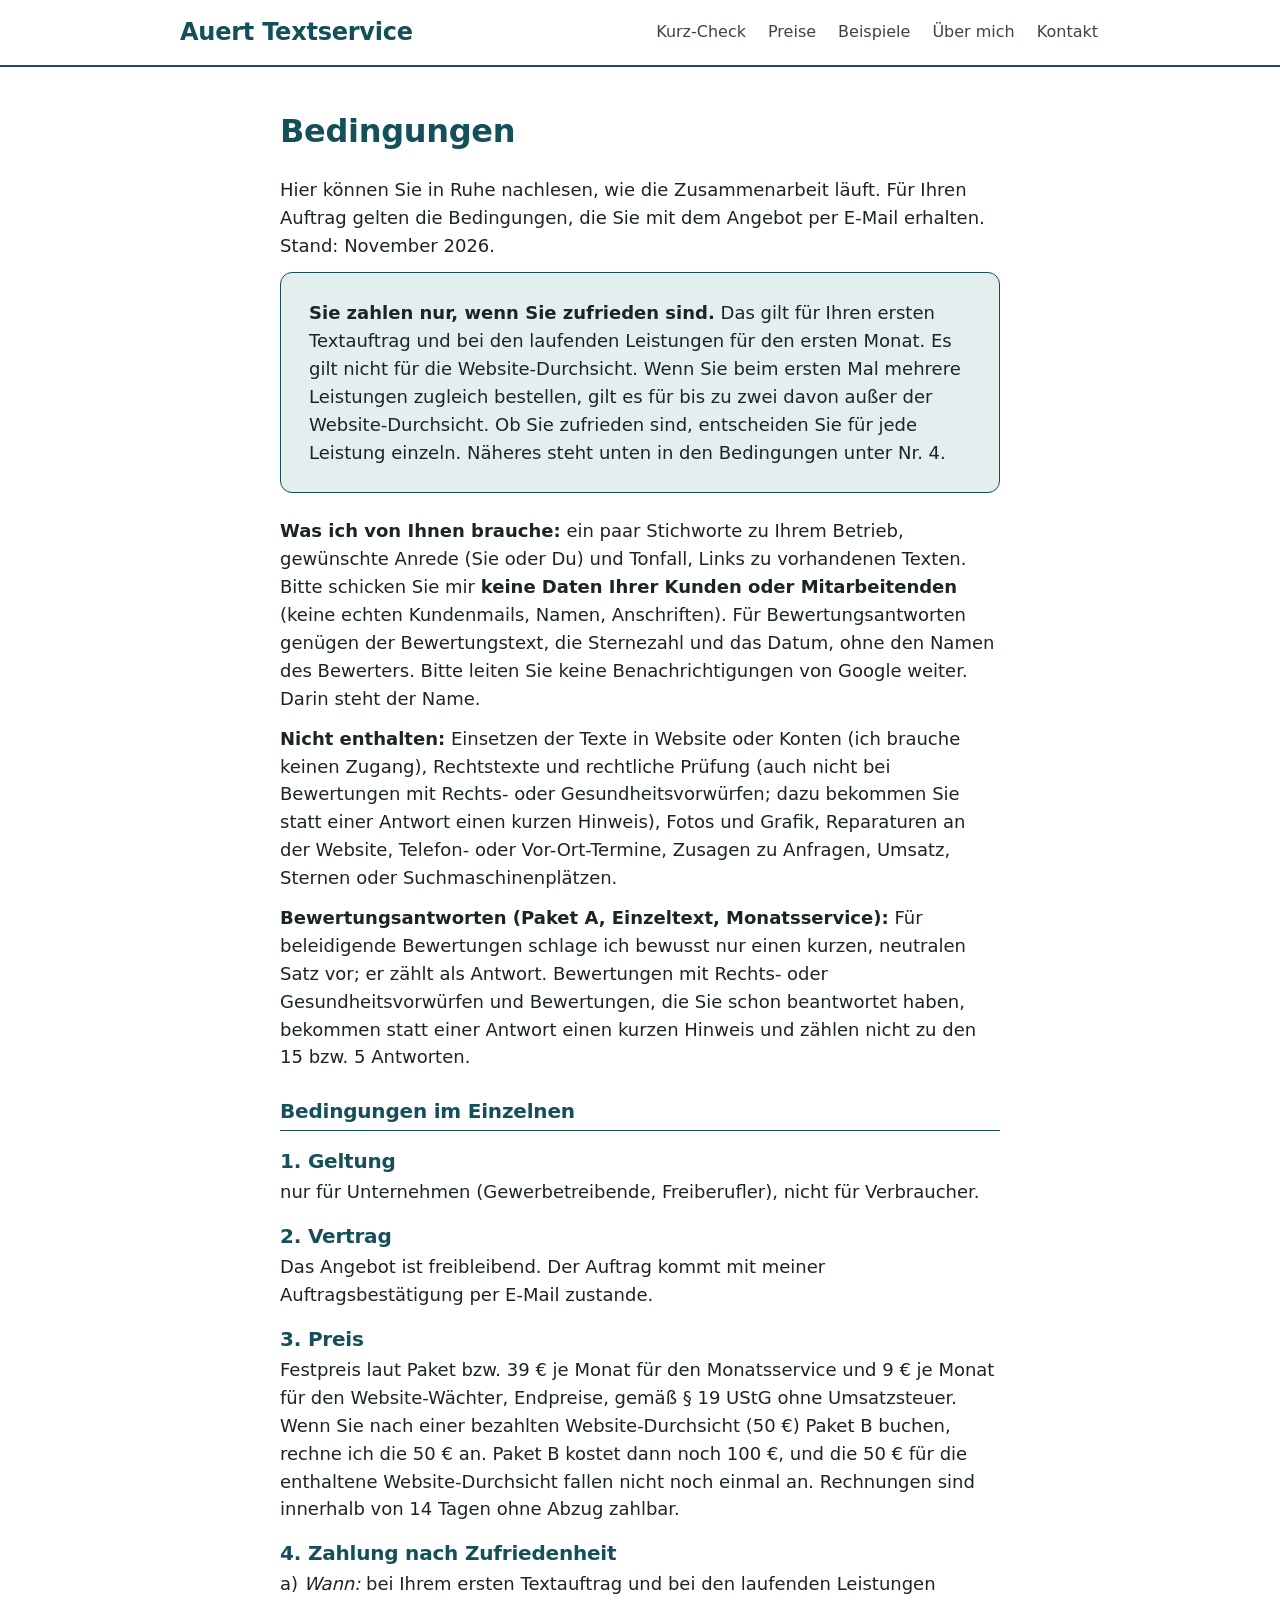
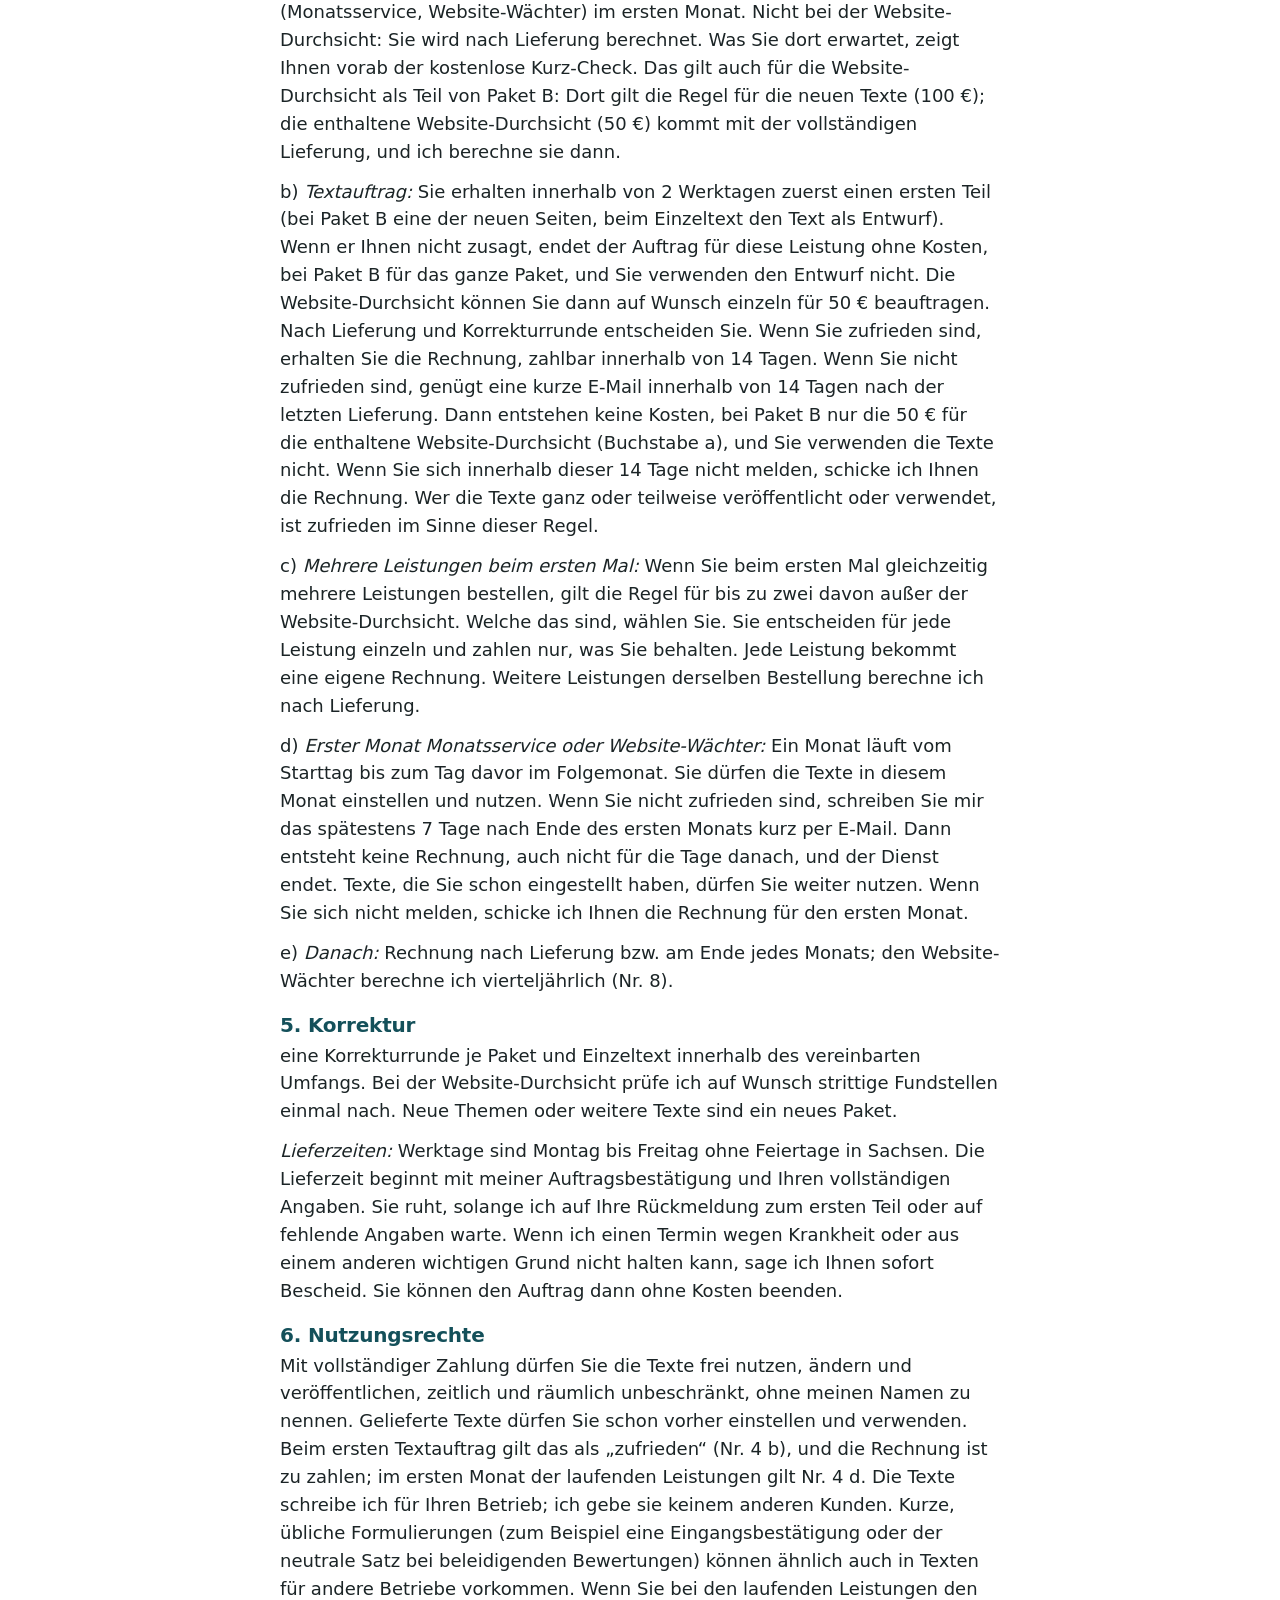
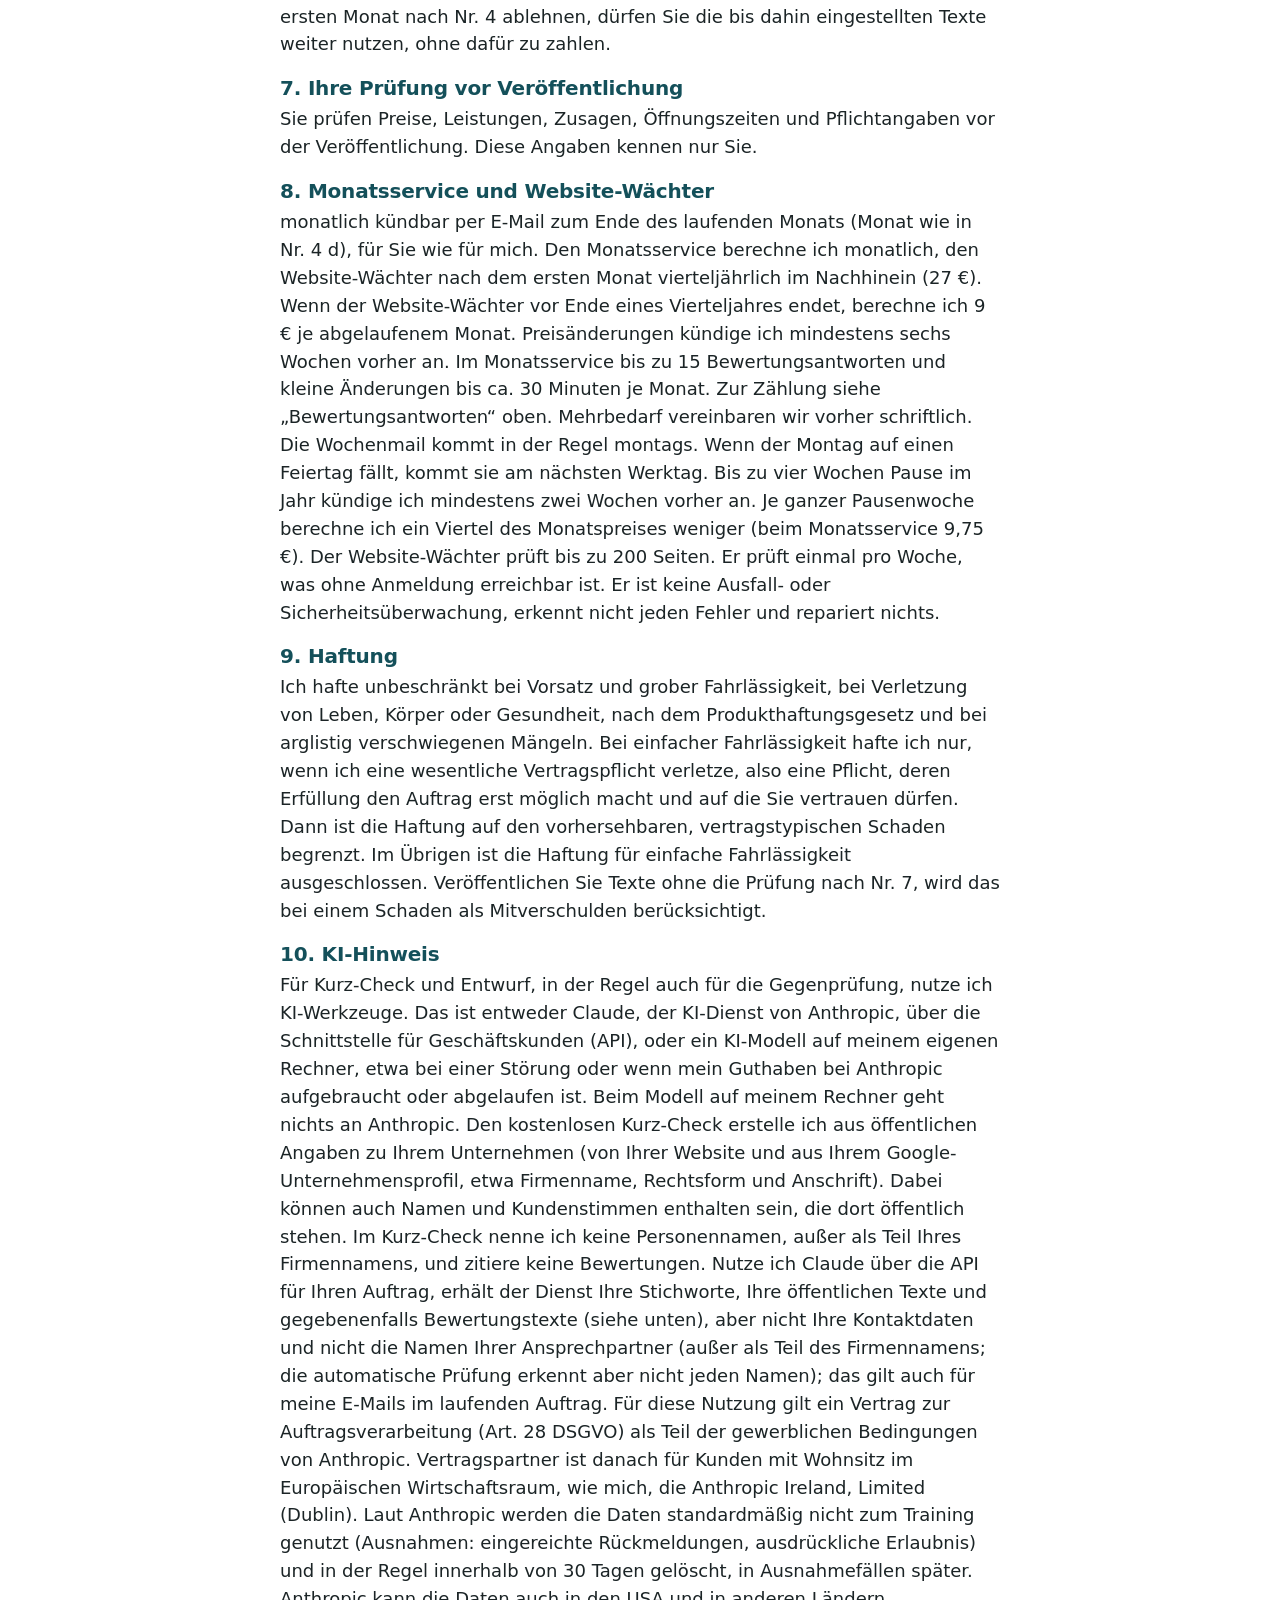
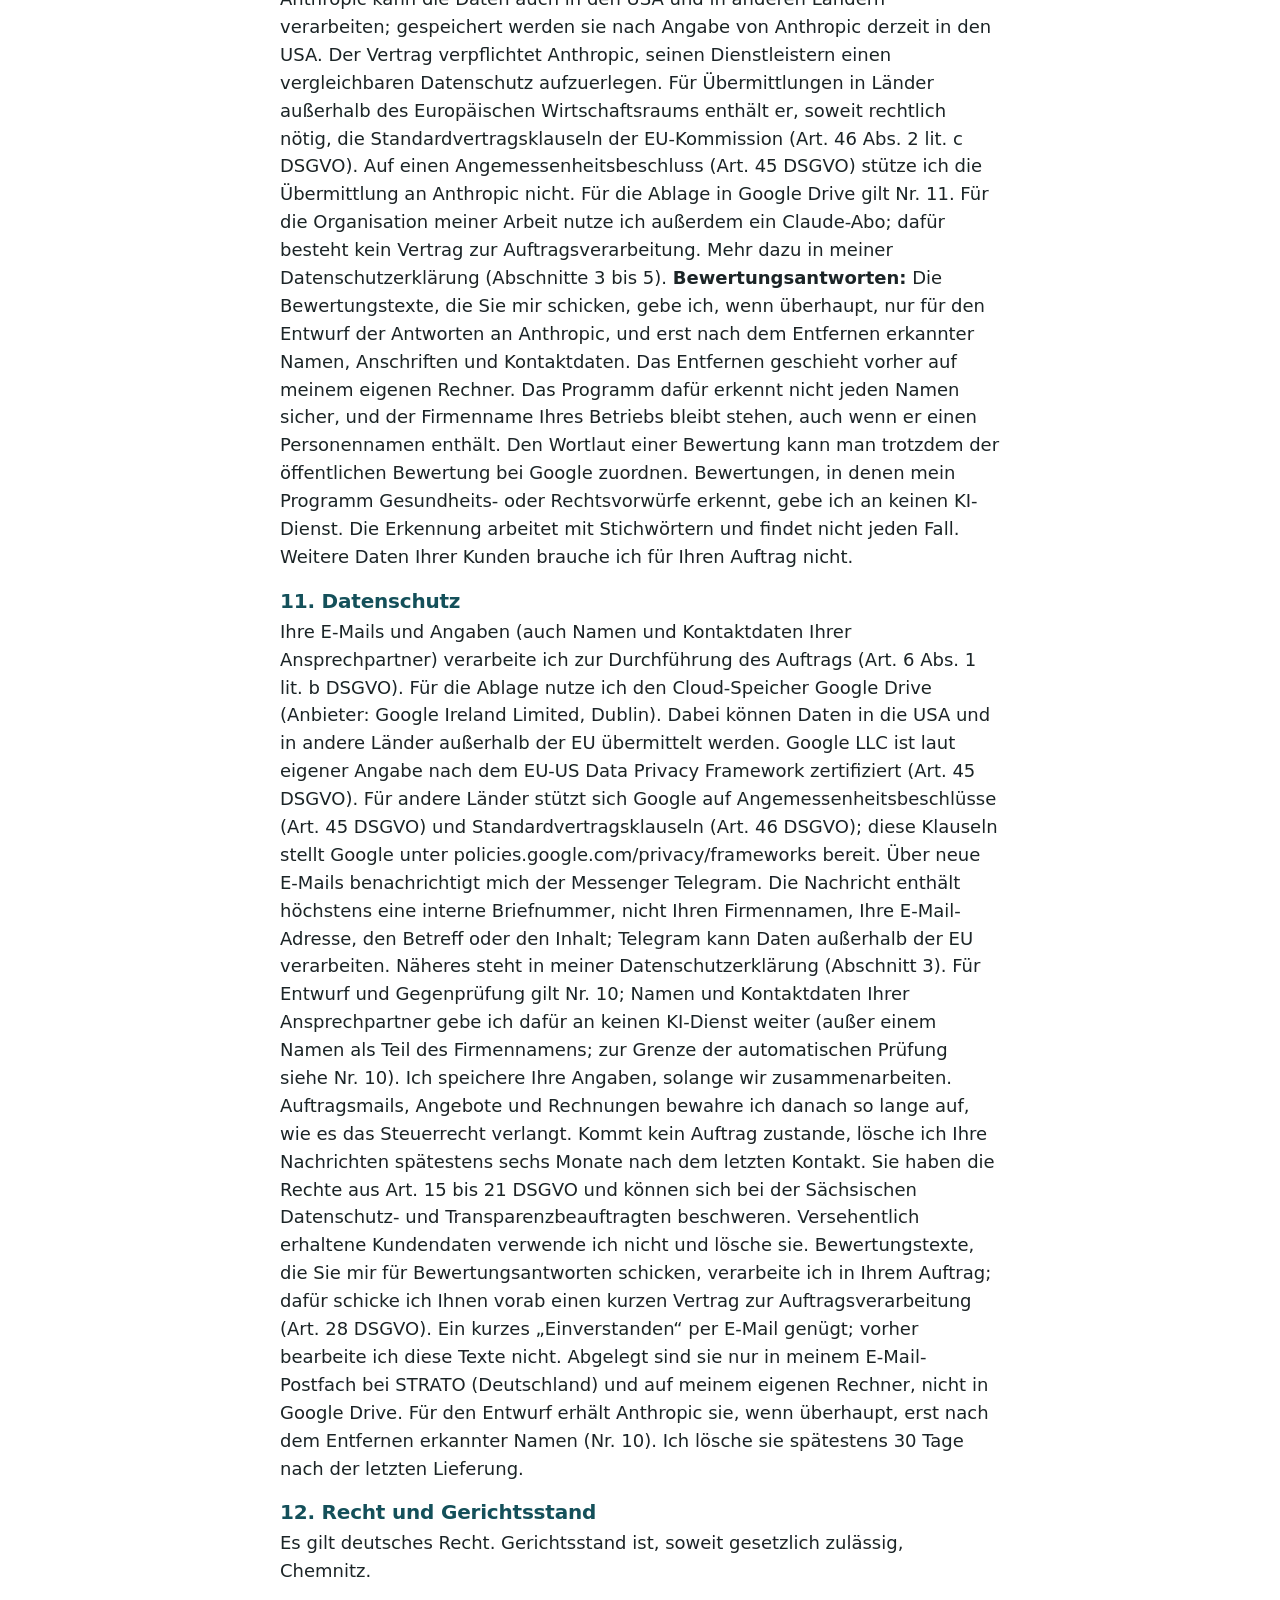
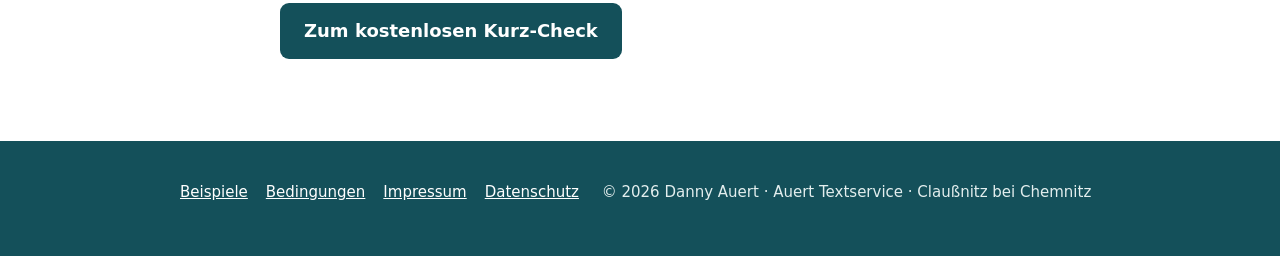
<file: bedingungen.html>
<!doctype html>
<html lang="de">
<head>
<meta charset="utf-8">
<meta name="viewport" content="width=device-width, initial-scale=1">
<title>Bedingungen – Auert Textservice</title>
<meta name="description" content="Bedingungen von Auert Textservice: Ablauf, Zahlung nach Zufriedenheit, Nutzungsrechte, Kündigung und Haftung.">
<meta name="referrer" content="strict-origin-when-cross-origin">
<meta name="theme-color" content="#14505A">
<link rel="stylesheet" href="style.css">
<link rel="icon" href="/favicon.ico" sizes="48x48">
<link rel="icon" href="/favicon.svg" type="image/svg+xml">
<link rel="apple-touch-icon" href="/apple-touch-icon.png">
<link rel="canonical" href="https://auert-textservice.de/bedingungen.html">
<meta property="og:url" content="https://auert-textservice.de/bedingungen.html">
<meta property="og:type" content="website">
<meta property="og:locale" content="de_DE">
<meta property="og:site_name" content="Auert Textservice">
<meta property="og:title" content="Bedingungen – Auert Textservice">
<meta property="og:description" content="Bedingungen von Auert Textservice: Ablauf, Zahlung nach Zufriedenheit, Nutzungsrechte, Kündigung und Haftung.">
<meta property="og:image" content="https://auert-textservice.de/vorschau.png">
<meta property="og:image:width" content="1200">
<meta property="og:image:height" content="630">
<meta property="og:image:alt" content="Auert Textservice: Texte für Website und Google-Profil, für Betriebe in Sachsen">
<meta name="twitter:card" content="summary_large_image">

</head>
<body>

<a class="sprung" href="#inhalt">Zum Inhalt</a>
<header class="kopf"><div class="breit">
<a class="marke" href="/">Auert <span>Textservice</span></a>
<nav aria-label="Hauptmenü"><a href="/#kurzcheck">Kurz-Check</a><a href="/#leistungen">Preise</a><a href="/beispiele.html">Beispiele</a><a href="/#ueber">Über mich</a><a href="/#kontakt">Kontakt</a></nav>
</div></header>

<main id="inhalt"><div class="breit recht bedingungen">
<h1>Bedingungen</h1>
<p>Hier können Sie in Ruhe nachlesen, wie die Zusammenarbeit läuft. Für Ihren Auftrag gelten die Bedingungen, die Sie mit dem
Angebot per E-Mail erhalten. Stand: November 2026.</p>
<div class="hinweis"><p><b>Sie zahlen nur, wenn Sie zufrieden sind.</b> Das gilt für Ihren ersten Textauftrag und bei den laufenden Leistungen für den ersten Monat. Es gilt nicht für die Website-Durchsicht. Wenn Sie beim ersten Mal mehrere Leistungen zugleich bestellen, gilt es für bis zu zwei davon außer der Website-Durchsicht. Ob Sie zufrieden sind, entscheiden Sie für jede Leistung einzeln. Näheres steht unten in den Bedingungen unter Nr. 4.</p></div>
<div style="height:24px"></div>
<p><b>Was ich von Ihnen brauche:</b> ein paar Stichworte zu Ihrem Betrieb, gewünschte Anrede (Sie oder Du) und Tonfall, Links zu vorhandenen Texten. Bitte schicken Sie mir <b>keine Daten Ihrer Kunden oder Mitarbeitenden</b> (keine echten Kundenmails, Namen, Anschriften). Für Bewertungsantworten genügen der Bewertungstext, die Sternezahl und das Datum, ohne den Namen des Bewerters. Bitte leiten Sie keine Benachrichtigungen von Google weiter. Darin steht der Name.</p>
<p><b>Nicht enthalten:</b> Einsetzen der Texte in Website oder Konten (ich brauche keinen Zugang), Rechtstexte und rechtliche Prüfung (auch nicht bei Bewertungen mit Rechts- oder Gesundheitsvorwürfen; dazu bekommen Sie statt einer Antwort einen kurzen Hinweis), Fotos und Grafik, Reparaturen an der Website, Telefon- oder Vor-Ort-Termine, Zusagen zu Anfragen, Umsatz, Sternen oder Suchmaschinenplätzen.</p>
<p><b>Bewertungsantworten (Paket A, Einzeltext, Monatsservice):</b> Für beleidigende Bewertungen schlage ich bewusst nur einen kurzen, neutralen Satz vor; er zählt als Antwort. Bewertungen mit Rechts- oder Gesundheitsvorwürfen und Bewertungen, die Sie schon beantwortet haben, bekommen statt einer Antwort einen kurzen Hinweis und zählen nicht zu den 15 bzw. 5 Antworten.</p>
<h2>Bedingungen im Einzelnen</h2>
<ol>
<li class="nr" id="nr-1"><h2>1. Geltung</h2><p>nur für Unternehmen (Gewerbetreibende, Freiberufler), nicht für Verbraucher.</p></li>
<li class="nr" id="nr-2"><h2>2. Vertrag</h2><p>Das Angebot ist freibleibend. Der Auftrag kommt mit meiner Auftragsbestätigung per E-Mail zustande.</p></li>
<li class="nr" id="nr-3"><h2>3. Preis</h2><p>Festpreis laut Paket bzw. 39 € je Monat für den Monatsservice und 9 € je Monat für den Website-Wächter, Endpreise, gemäß § 19 UStG ohne Umsatzsteuer. Wenn Sie nach einer bezahlten Website-Durchsicht (50 €) Paket B buchen, rechne ich die 50 € an. Paket B kostet dann noch 100 €, und die 50 € für die enthaltene Website-Durchsicht fallen nicht noch einmal an. Rechnungen sind innerhalb von 14 Tagen ohne Abzug zahlbar.</p></li>
<li class="nr" id="nr-4"><h2>4. Zahlung nach Zufriedenheit</h2><p>a) <i>Wann:</i> bei Ihrem ersten Textauftrag und bei den laufenden Leistungen (Monatsservice, Website-Wächter) im ersten Monat. Nicht bei der Website-Durchsicht: Sie wird nach Lieferung berechnet. Was Sie dort erwartet, zeigt Ihnen vorab der kostenlose Kurz-Check. Das gilt auch für die Website-Durchsicht als Teil von Paket B: Dort gilt die Regel für die neuen Texte (100 €); die enthaltene Website-Durchsicht (50 €) kommt mit der vollständigen Lieferung, und ich berechne sie dann.</p><p>b) <i>Textauftrag:</i> Sie erhalten innerhalb von 2 Werktagen zuerst einen ersten Teil (bei Paket B eine der neuen Seiten, beim Einzeltext den Text als Entwurf). Wenn er Ihnen nicht zusagt, endet der Auftrag für diese Leistung ohne Kosten, bei Paket B für das ganze Paket, und Sie verwenden den Entwurf nicht. Die Website-Durchsicht können Sie dann auf Wunsch einzeln für 50 € beauftragen. Nach Lieferung und Korrekturrunde entscheiden Sie. Wenn Sie zufrieden sind, erhalten Sie die Rechnung, zahlbar innerhalb von 14 Tagen. Wenn Sie nicht zufrieden sind, genügt eine kurze E-Mail innerhalb von 14 Tagen nach der letzten Lieferung. Dann entstehen keine Kosten, bei Paket B nur die 50 € für die enthaltene Website-Durchsicht (Buchstabe a), und Sie verwenden die Texte nicht. Wenn Sie sich innerhalb dieser 14 Tage nicht melden, schicke ich Ihnen die Rechnung. Wer die Texte ganz oder teilweise veröffentlicht oder verwendet, ist zufrieden im Sinne dieser Regel.</p><p>c) <i>Mehrere Leistungen beim ersten Mal:</i> Wenn Sie beim ersten Mal gleichzeitig mehrere Leistungen bestellen, gilt die Regel für bis zu zwei davon außer der Website-Durchsicht. Welche das sind, wählen Sie. Sie entscheiden für jede Leistung einzeln und zahlen nur, was Sie behalten. Jede Leistung bekommt eine eigene Rechnung. Weitere Leistungen derselben Bestellung berechne ich nach Lieferung.</p><p>d) <i>Erster Monat Monatsservice oder Website-Wächter:</i> Ein Monat läuft vom Starttag bis zum Tag davor im Folgemonat. Sie dürfen die Texte in diesem Monat einstellen und nutzen. Wenn Sie nicht zufrieden sind, schreiben Sie mir das spätestens 7 Tage nach Ende des ersten Monats kurz per E-Mail. Dann entsteht keine Rechnung, auch nicht für die Tage danach, und der Dienst endet. Texte, die Sie schon eingestellt haben, dürfen Sie weiter nutzen. Wenn Sie sich nicht melden, schicke ich Ihnen die Rechnung für den ersten Monat.</p><p>e) <i>Danach:</i> Rechnung nach Lieferung bzw. am Ende jedes Monats; den Website-Wächter berechne ich vierteljährlich (Nr. 8).</p></li>
<li class="nr" id="nr-5"><h2>5. Korrektur</h2><p>eine Korrekturrunde je Paket und Einzeltext innerhalb des vereinbarten Umfangs. Bei der Website-Durchsicht prüfe ich auf Wunsch strittige Fundstellen einmal nach. Neue Themen oder weitere Texte sind ein neues Paket.</p><p><i>Lieferzeiten:</i> Werktage sind Montag bis Freitag ohne Feiertage in Sachsen. Die Lieferzeit beginnt mit meiner Auftragsbestätigung und Ihren vollständigen Angaben. Sie ruht, solange ich auf Ihre Rückmeldung zum ersten Teil oder auf fehlende Angaben warte. Wenn ich einen Termin wegen Krankheit oder aus einem anderen wichtigen Grund nicht halten kann, sage ich Ihnen sofort Bescheid. Sie können den Auftrag dann ohne Kosten beenden.</p></li>
<li class="nr" id="nr-6"><h2>6. Nutzungsrechte</h2><p>Mit vollständiger Zahlung dürfen Sie die Texte frei nutzen, ändern und veröffentlichen, zeitlich und räumlich unbeschränkt, ohne meinen Namen zu nennen. Gelieferte Texte dürfen Sie schon vorher einstellen und verwenden. Beim ersten Textauftrag gilt das als „zufrieden“ (Nr. 4 b), und die Rechnung ist zu zahlen; im ersten Monat der laufenden Leistungen gilt Nr. 4 d. Die Texte schreibe ich für Ihren Betrieb; ich gebe sie keinem anderen Kunden. Kurze, übliche Formulierungen (zum Beispiel eine Eingangsbestätigung oder der neutrale Satz bei beleidigenden Bewertungen) können ähnlich auch in Texten für andere Betriebe vorkommen. Wenn Sie bei den laufenden Leistungen den ersten Monat nach Nr. 4 ablehnen, dürfen Sie die bis dahin eingestellten Texte weiter nutzen, ohne dafür zu zahlen.</p></li>
<li class="nr" id="nr-7"><h2>7. Ihre Prüfung vor Veröffentlichung</h2><p>Sie prüfen Preise, Leistungen, Zusagen, Öffnungszeiten und Pflichtangaben vor der Veröffentlichung. Diese Angaben kennen nur Sie.</p></li>
<li class="nr" id="nr-8"><h2>8. Monatsservice und Website-Wächter</h2><p>monatlich kündbar per E-Mail zum Ende des laufenden Monats (Monat wie in Nr. 4 d), für Sie wie für mich. Den Monatsservice berechne ich monatlich, den Website-Wächter nach dem ersten Monat vierteljährlich im Nachhinein (27 €). Wenn der Website-Wächter vor Ende eines Vierteljahres endet, berechne ich 9 € je abgelaufenem Monat. Preisänderungen kündige ich mindestens sechs Wochen vorher an. Im Monatsservice bis zu 15 Bewertungsantworten und kleine Änderungen bis ca. 30 Minuten je Monat. Zur Zählung siehe „Bewertungsantworten“ oben. Mehrbedarf vereinbaren wir vorher schriftlich. Die Wochenmail kommt in der Regel montags. Wenn der Montag auf einen Feiertag fällt, kommt sie am nächsten Werktag. Bis zu vier Wochen Pause im Jahr kündige ich mindestens zwei Wochen vorher an. Je ganzer Pausenwoche berechne ich ein Viertel des Monatspreises weniger (beim Monatsservice 9,75 €). Der Website-Wächter prüft bis zu 200 Seiten. Er prüft einmal pro Woche, was ohne Anmeldung erreichbar ist. Er ist keine Ausfall- oder Sicherheitsüberwachung, erkennt nicht jeden Fehler und repariert nichts.</p></li>
<li class="nr" id="nr-9"><h2>9. Haftung</h2><p>Ich hafte unbeschränkt bei Vorsatz und grober Fahrlässigkeit, bei Verletzung von Leben, Körper oder Gesundheit, nach dem Produkthaftungsgesetz und bei arglistig verschwiegenen Mängeln. Bei einfacher Fahrlässigkeit hafte ich nur, wenn ich eine wesentliche Vertragspflicht verletze, also eine Pflicht, deren Erfüllung den Auftrag erst möglich macht und auf die Sie vertrauen dürfen. Dann ist die Haftung auf den vorhersehbaren, vertragstypischen Schaden begrenzt. Im Übrigen ist die Haftung für einfache Fahrlässigkeit ausgeschlossen. Veröffentlichen Sie Texte ohne die Prüfung nach Nr. 7, wird das bei einem Schaden als Mitverschulden berücksichtigt.</p></li>
<li class="nr" id="nr-10"><h2>10. KI-Hinweis</h2><p>Für Kurz-Check und Entwurf, in der Regel auch für die Gegenprüfung, nutze ich KI-Werkzeuge. Das ist entweder Claude, der KI-Dienst von Anthropic, über die Schnittstelle für Geschäftskunden (API), oder ein KI-Modell auf meinem eigenen Rechner, etwa bei einer Störung oder wenn mein Guthaben bei Anthropic aufgebraucht oder abgelaufen ist. Beim Modell auf meinem Rechner geht nichts an Anthropic. Den kostenlosen Kurz-Check erstelle ich aus öffentlichen Angaben zu Ihrem Unternehmen (von Ihrer Website und aus Ihrem Google-Unternehmensprofil, etwa Firmenname, Rechtsform und Anschrift). Dabei können auch Namen und Kundenstimmen enthalten sein, die dort öffentlich stehen. Im Kurz-Check nenne ich keine Personennamen, außer als Teil Ihres Firmennamens, und zitiere keine Bewertungen. Nutze ich Claude über die API für Ihren Auftrag, erhält der Dienst Ihre Stichworte, Ihre öffentlichen Texte und gegebenenfalls Bewertungstexte (siehe unten), aber nicht Ihre Kontaktdaten und nicht die Namen Ihrer Ansprechpartner (außer als Teil des Firmennamens; die automatische Prüfung erkennt aber nicht jeden Namen); das gilt auch für meine E-Mails im laufenden Auftrag. Für diese Nutzung gilt ein Vertrag zur Auftragsverarbeitung (Art. 28 DSGVO) als Teil der gewerblichen Bedingungen von Anthropic. Vertragspartner ist danach für Kunden mit Wohnsitz im Europäischen Wirtschaftsraum, wie mich, die Anthropic Ireland, Limited (Dublin). Laut Anthropic werden die Daten standardmäßig nicht zum Training genutzt (Ausnahmen: eingereichte Rückmeldungen, ausdrückliche Erlaubnis) und in der Regel innerhalb von 30 Tagen gelöscht, in Ausnahmefällen später. Anthropic kann die Daten auch in den USA und in anderen Ländern verarbeiten; gespeichert werden sie nach Angabe von Anthropic derzeit in den USA. Der Vertrag verpflichtet Anthropic, seinen Dienstleistern einen vergleichbaren Datenschutz aufzuerlegen. Für Übermittlungen in Länder außerhalb des Europäischen Wirtschaftsraums enthält er, soweit rechtlich nötig, die Standardvertragsklauseln der EU-Kommission (Art. 46 Abs. 2 lit. c DSGVO). Auf einen Angemessenheitsbeschluss (Art. 45 DSGVO) stütze ich die Übermittlung an Anthropic nicht. Für die Ablage in Google Drive gilt Nr. 11. Für die Organisation meiner Arbeit nutze ich außerdem ein Claude-Abo; dafür besteht kein Vertrag zur Auftragsverarbeitung. Mehr dazu in meiner Datenschutzerklärung (Abschnitte 3 bis 5). <b>Bewertungsantworten:</b> Die Bewertungstexte, die Sie mir schicken, gebe ich, wenn überhaupt, nur für den Entwurf der Antworten an Anthropic, und erst nach dem Entfernen erkannter Namen, Anschriften und Kontaktdaten. Das Entfernen geschieht vorher auf meinem eigenen Rechner. Das Programm dafür erkennt nicht jeden Namen sicher, und der Firmenname Ihres Betriebs bleibt stehen, auch wenn er einen Personennamen enthält. Den Wortlaut einer Bewertung kann man trotzdem der öffentlichen Bewertung bei Google zuordnen. Bewertungen, in denen mein Programm Gesundheits- oder Rechtsvorwürfe erkennt, gebe ich an keinen KI-Dienst. Die Erkennung arbeitet mit Stichwörtern und findet nicht jeden Fall. Weitere Daten Ihrer Kunden brauche ich für Ihren Auftrag nicht.</p></li>
<li class="nr" id="nr-11"><h2>11. Datenschutz</h2><p>Ihre E-Mails und Angaben (auch Namen und Kontaktdaten Ihrer Ansprechpartner) verarbeite ich zur Durchführung des Auftrags (Art. 6 Abs. 1 lit. b DSGVO). Für die Ablage nutze ich den Cloud-Speicher Google Drive (Anbieter: Google Ireland Limited, Dublin). Dabei können Daten in die USA und in andere Länder außerhalb der EU übermittelt werden. Google LLC ist laut eigener Angabe nach dem EU-US Data Privacy Framework zertifiziert (Art. 45 DSGVO). Für andere Länder stützt sich Google auf Angemessenheitsbeschlüsse (Art. 45 DSGVO) und Standardvertragsklauseln (Art. 46 DSGVO); diese Klauseln stellt Google unter policies.google.com/privacy/frameworks bereit. Über neue E-Mails benachrichtigt mich der Messenger Telegram. Die Nachricht enthält höchstens eine interne Briefnummer, nicht Ihren Firmennamen, Ihre E-Mail-Adresse, den Betreff oder den Inhalt; Telegram kann Daten außerhalb der EU verarbeiten. Näheres steht in meiner Datenschutzerklärung (Abschnitt 3). Für Entwurf und Gegenprüfung gilt Nr. 10; Namen und Kontaktdaten Ihrer Ansprechpartner gebe ich dafür an keinen KI-Dienst weiter (außer einem Namen als Teil des Firmennamens; zur Grenze der automatischen Prüfung siehe Nr. 10). Ich speichere Ihre Angaben, solange wir zusammenarbeiten. Auftragsmails, Angebote und Rechnungen bewahre ich danach so lange auf, wie es das Steuerrecht verlangt. Kommt kein Auftrag zustande, lösche ich Ihre Nachrichten spätestens sechs Monate nach dem letzten Kontakt. Sie haben die Rechte aus Art. 15 bis 21 DSGVO und können sich bei der Sächsischen Datenschutz- und Transparenzbeauftragten beschweren. Versehentlich erhaltene Kundendaten verwende ich nicht und lösche sie. Bewertungstexte, die Sie mir für Bewertungsantworten schicken, verarbeite ich in Ihrem Auftrag; dafür schicke ich Ihnen vorab einen kurzen Vertrag zur Auftragsverarbeitung (Art. 28 DSGVO). Ein kurzes „Einverstanden“ per E-Mail genügt; vorher bearbeite ich diese Texte nicht. Abgelegt sind sie nur in meinem E-Mail-Postfach bei STRATO (Deutschland) und auf meinem eigenen Rechner, nicht in Google Drive. Für den Entwurf erhält Anthropic sie, wenn überhaupt, erst nach dem Entfernen erkannter Namen (Nr. 10). Ich lösche sie spätestens 30 Tage nach der letzten Lieferung.</p></li>
<li class="nr" id="nr-12"><h2>12. Recht und Gerichtsstand</h2><p>Es gilt deutsches Recht. Gerichtsstand ist, soweit gesetzlich zulässig, Chemnitz.</p></li>
</ol>
<p><a class="knopf" href="/#kurzcheck">Zum kostenlosen Kurz-Check</a></p>
</div></main>

<footer><div class="breit">
<a href="/beispiele.html">Beispiele</a><a href="/bedingungen.html">Bedingungen</a><a href="impressum.html">Impressum</a><a href="datenschutz.html">Datenschutz</a>
<span>© 2026 Danny Auert · Auert Textservice · Claußnitz bei Chemnitz</span>
</div></footer>
</body>
</html>
</file>
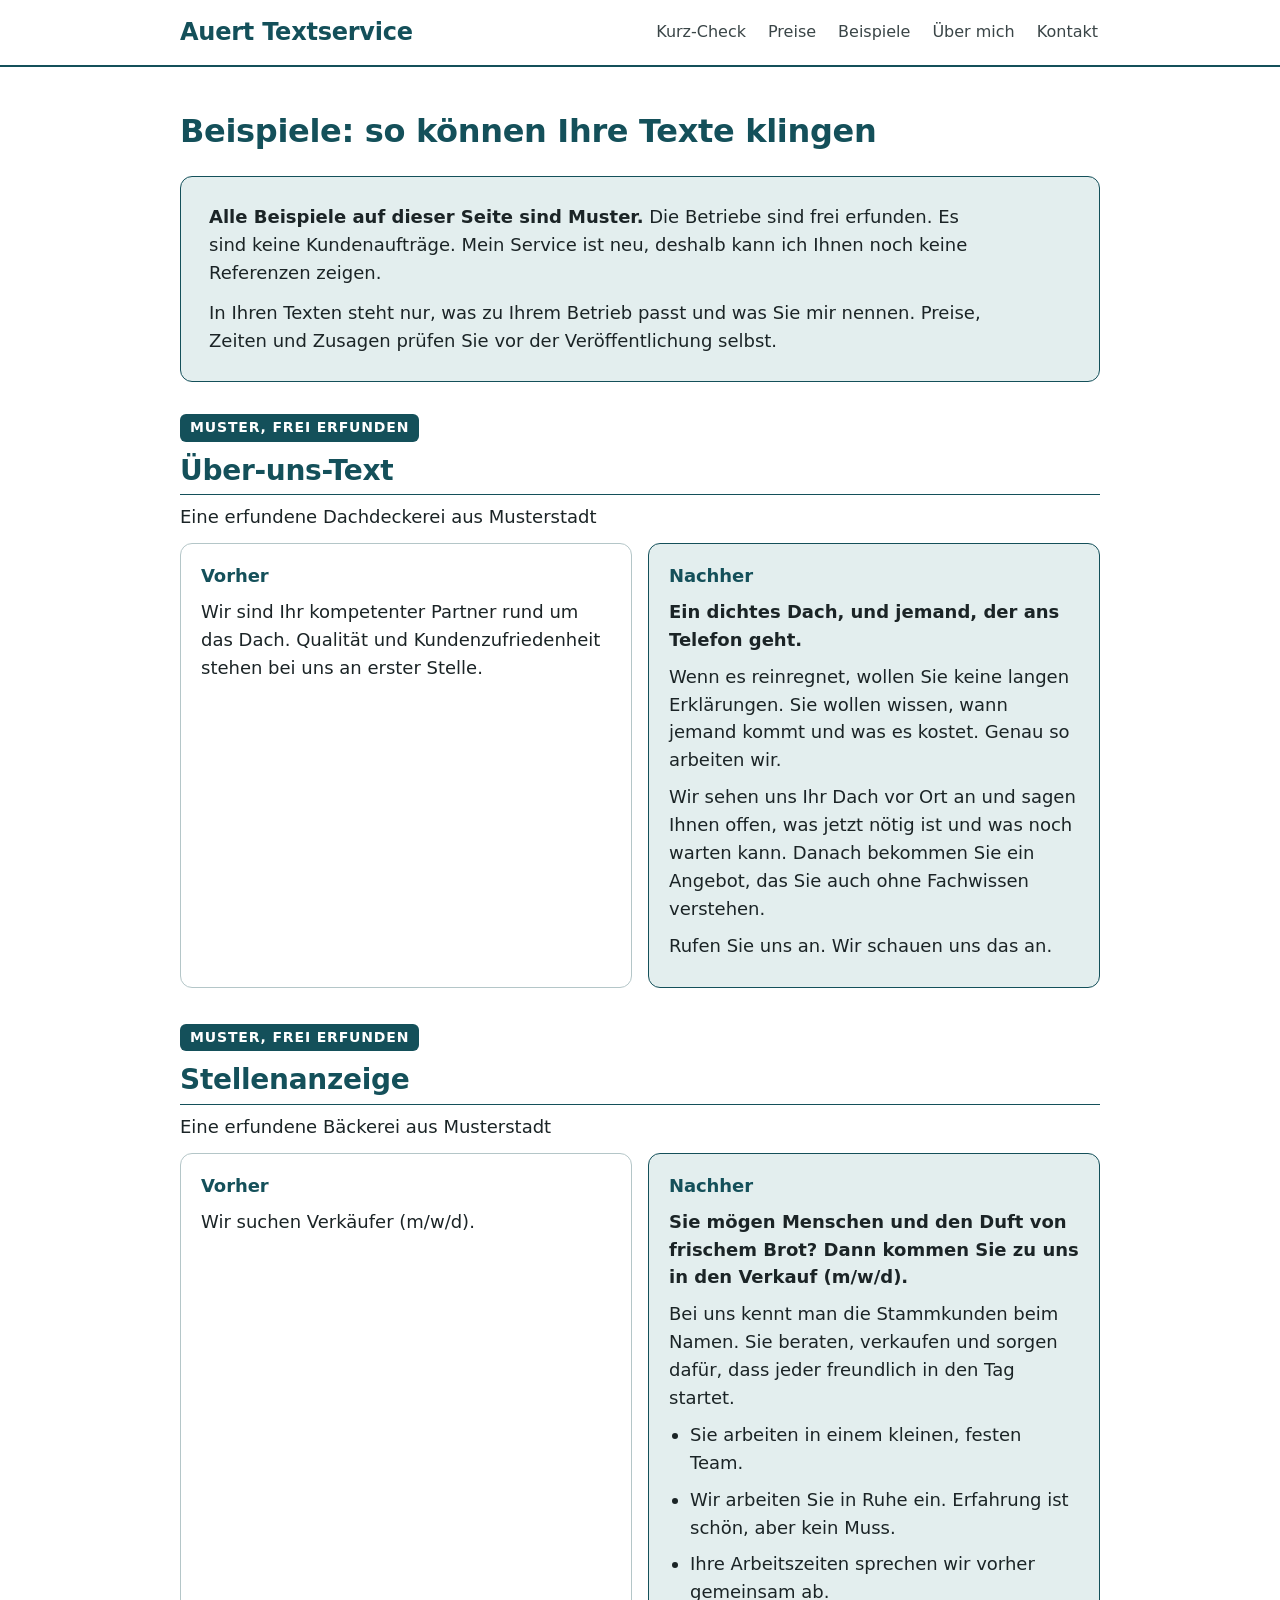
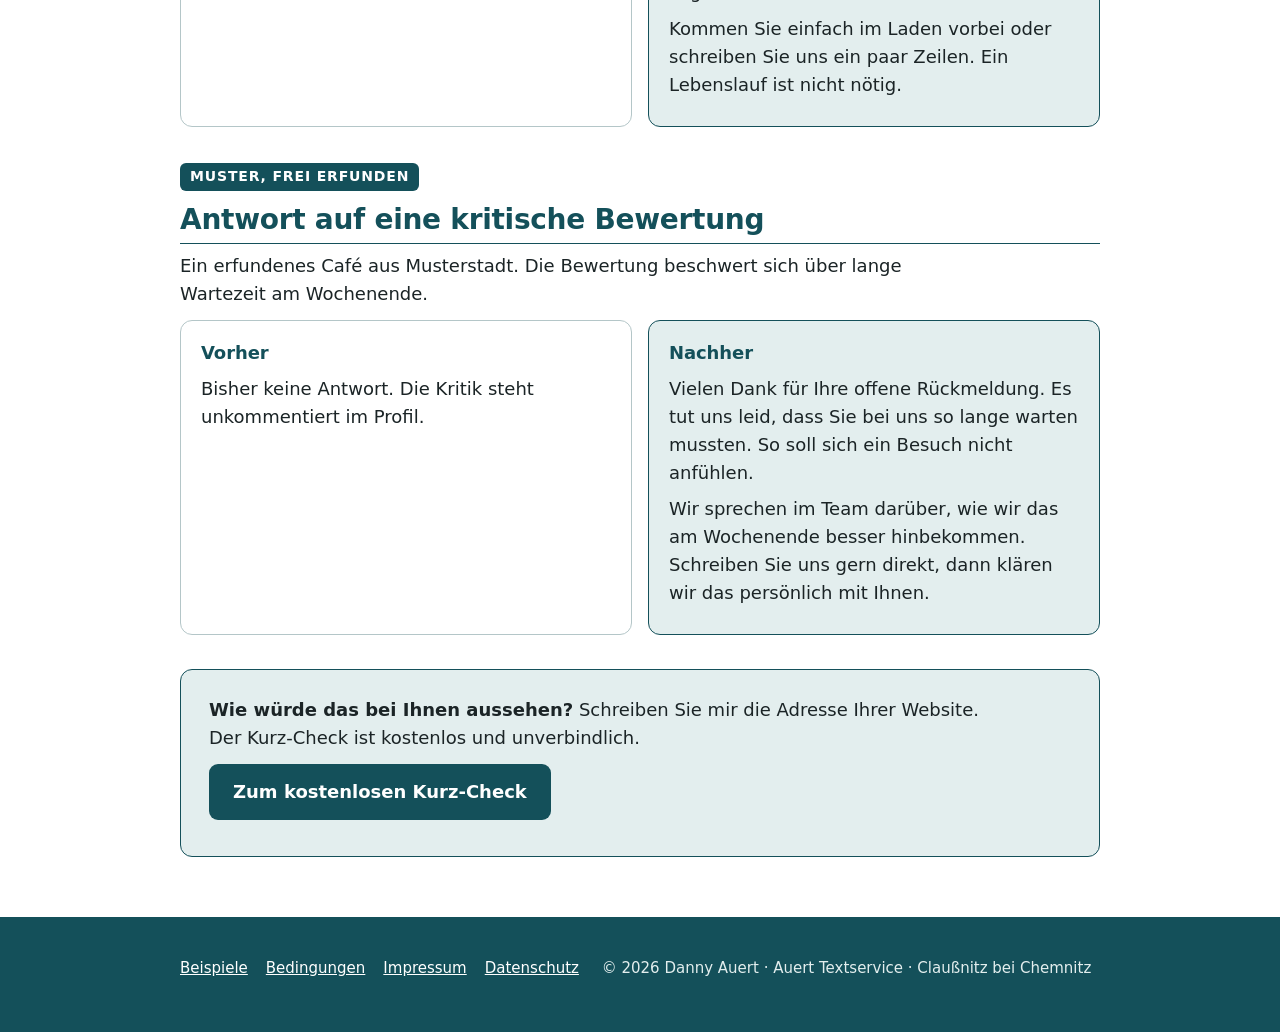
<file: beispiele.html>
<!doctype html>
<html lang="de">
<head>
<meta charset="utf-8">
<meta name="viewport" content="width=device-width, initial-scale=1">
<title>Beispiele für Website-Texte (Muster) – Auert Textservice</title>
<meta name="description" content="Frei erfundene Muster mit Vorher und Nachher: Über-uns-Text, Stellenanzeige und Antwort auf eine Bewertung.">
<meta name="referrer" content="strict-origin-when-cross-origin">
<meta name="theme-color" content="#14505A">
<link rel="stylesheet" href="style.css">
<link rel="icon" href="/favicon.ico" sizes="48x48">
<link rel="icon" href="/favicon.svg" type="image/svg+xml">
<link rel="apple-touch-icon" href="/apple-touch-icon.png">
<link rel="canonical" href="https://auert-textservice.de/beispiele.html">
<meta property="og:url" content="https://auert-textservice.de/beispiele.html">
<meta property="og:type" content="website">
<meta property="og:locale" content="de_DE">
<meta property="og:site_name" content="Auert Textservice">
<meta property="og:title" content="Beispiele für Website-Texte (Muster) – Auert Textservice">
<meta property="og:description" content="Frei erfundene Muster mit Vorher und Nachher: Über-uns-Text, Stellenanzeige und Antwort auf eine Bewertung.">
<meta property="og:image" content="https://auert-textservice.de/vorschau.png">
<meta property="og:image:width" content="1200">
<meta property="og:image:height" content="630">
<meta property="og:image:alt" content="Auert Textservice: Texte für Website und Google-Profil, für Betriebe in Sachsen">
<meta name="twitter:card" content="summary_large_image">

</head>
<body>

<a class="sprung" href="#inhalt">Zum Inhalt</a>
<header class="kopf"><div class="breit">
<a class="marke" href="/">Auert <span>Textservice</span></a>
<nav aria-label="Hauptmenü"><a href="/#kurzcheck">Kurz-Check</a><a href="/#leistungen">Preise</a><a href="/beispiele.html">Beispiele</a><a href="/#ueber">Über mich</a><a href="/#kontakt">Kontakt</a></nav>
</div></header>

<main id="inhalt"><div class="breit recht" style="max-width:960px">
<h1>Beispiele: so können Ihre Texte klingen</h1>
<div class="hinweis"><p><b>Alle Beispiele auf dieser Seite sind Muster.</b> Die Betriebe sind frei erfunden. Es sind keine
Kundenaufträge. Mein Service ist neu, deshalb kann ich Ihnen noch keine Referenzen zeigen.</p>
<p>In Ihren Texten steht nur, was zu Ihrem Betrieb passt und was Sie mir nennen. Preise, Zeiten und Zusagen prüfen Sie vor
der Veröffentlichung selbst.</p></div>
<div style="height:30px"></div>
<article class="muster">
<p class="muster-band">MUSTER, FREI ERFUNDEN</p>
<h2>Über-uns-Text</h2>
<p>Eine erfundene Dachdeckerei aus Musterstadt</p>
<div class="vergleich">
<div class="vorher"><h3>Vorher</h3><p>Wir sind Ihr kompetenter Partner rund um das Dach. Qualität und Kundenzufriedenheit stehen bei uns an erster Stelle.</p></div>
<div class="nachher"><h3>Nachher</h3><p><b>Ein dichtes Dach, und jemand, der ans Telefon geht.</b></p>
<p>Wenn es reinregnet, wollen Sie keine langen Erklärungen. Sie wollen wissen, wann jemand kommt und was es kostet.
Genau so arbeiten wir.</p>
<p>Wir sehen uns Ihr Dach vor Ort an und sagen Ihnen offen, was jetzt nötig ist und was noch warten kann. Danach bekommen Sie
ein Angebot, das Sie auch ohne Fachwissen verstehen.</p>
<p>Rufen Sie uns an. Wir schauen uns das an.</p></div>
</div>
</article><article class="muster">
<p class="muster-band">MUSTER, FREI ERFUNDEN</p>
<h2>Stellenanzeige</h2>
<p>Eine erfundene Bäckerei aus Musterstadt</p>
<div class="vergleich">
<div class="vorher"><h3>Vorher</h3><p>Wir suchen Verkäufer (m/w/d).</p></div>
<div class="nachher"><h3>Nachher</h3><p><b>Sie mögen Menschen und den Duft von frischem Brot? Dann kommen Sie zu uns in den Verkauf (m/w/d).</b></p>
<p>Bei uns kennt man die Stammkunden beim Namen. Sie beraten, verkaufen und sorgen dafür, dass jeder freundlich in den Tag startet.</p>
<ul><li>Sie arbeiten in einem kleinen, festen Team.</li>
<li>Wir arbeiten Sie in Ruhe ein. Erfahrung ist schön, aber kein Muss.</li>
<li>Ihre Arbeitszeiten sprechen wir vorher gemeinsam ab.</li></ul>
<p>Kommen Sie einfach im Laden vorbei oder schreiben Sie uns ein paar Zeilen. Ein Lebenslauf ist nicht nötig.</p></div>
</div>
</article><article class="muster">
<p class="muster-band">MUSTER, FREI ERFUNDEN</p>
<h2>Antwort auf eine kritische Bewertung</h2>
<p>Ein erfundenes Café aus Musterstadt. Die Bewertung beschwert sich über lange Wartezeit am Wochenende.</p>
<div class="vergleich">
<div class="vorher"><h3>Vorher</h3><p>Bisher keine Antwort. Die Kritik steht unkommentiert im Profil.</p></div>
<div class="nachher"><h3>Nachher</h3><p>Vielen Dank für Ihre offene Rückmeldung. Es tut uns leid, dass Sie bei uns so lange warten mussten. So soll sich ein
Besuch nicht anfühlen.</p>
<p>Wir sprechen im Team darüber, wie wir das am Wochenende besser hinbekommen. Schreiben Sie uns gern direkt, dann klären wir das
persönlich mit Ihnen.</p></div>
</div>
</article>
<div class="hinweis"><p><b>Wie würde das bei Ihnen aussehen?</b> Schreiben Sie mir die Adresse Ihrer Website. Der Kurz-Check ist
kostenlos und unverbindlich.</p>
<p><a class="knopf" href="/#kurzcheck">Zum kostenlosen Kurz-Check</a></p></div>
</div></main>

<footer><div class="breit">
<a href="/beispiele.html">Beispiele</a><a href="/bedingungen.html">Bedingungen</a><a href="impressum.html">Impressum</a><a href="datenschutz.html">Datenschutz</a>
<span>© 2026 Danny Auert · Auert Textservice · Claußnitz bei Chemnitz</span>
</div></footer>
</body>
</html>
</file>
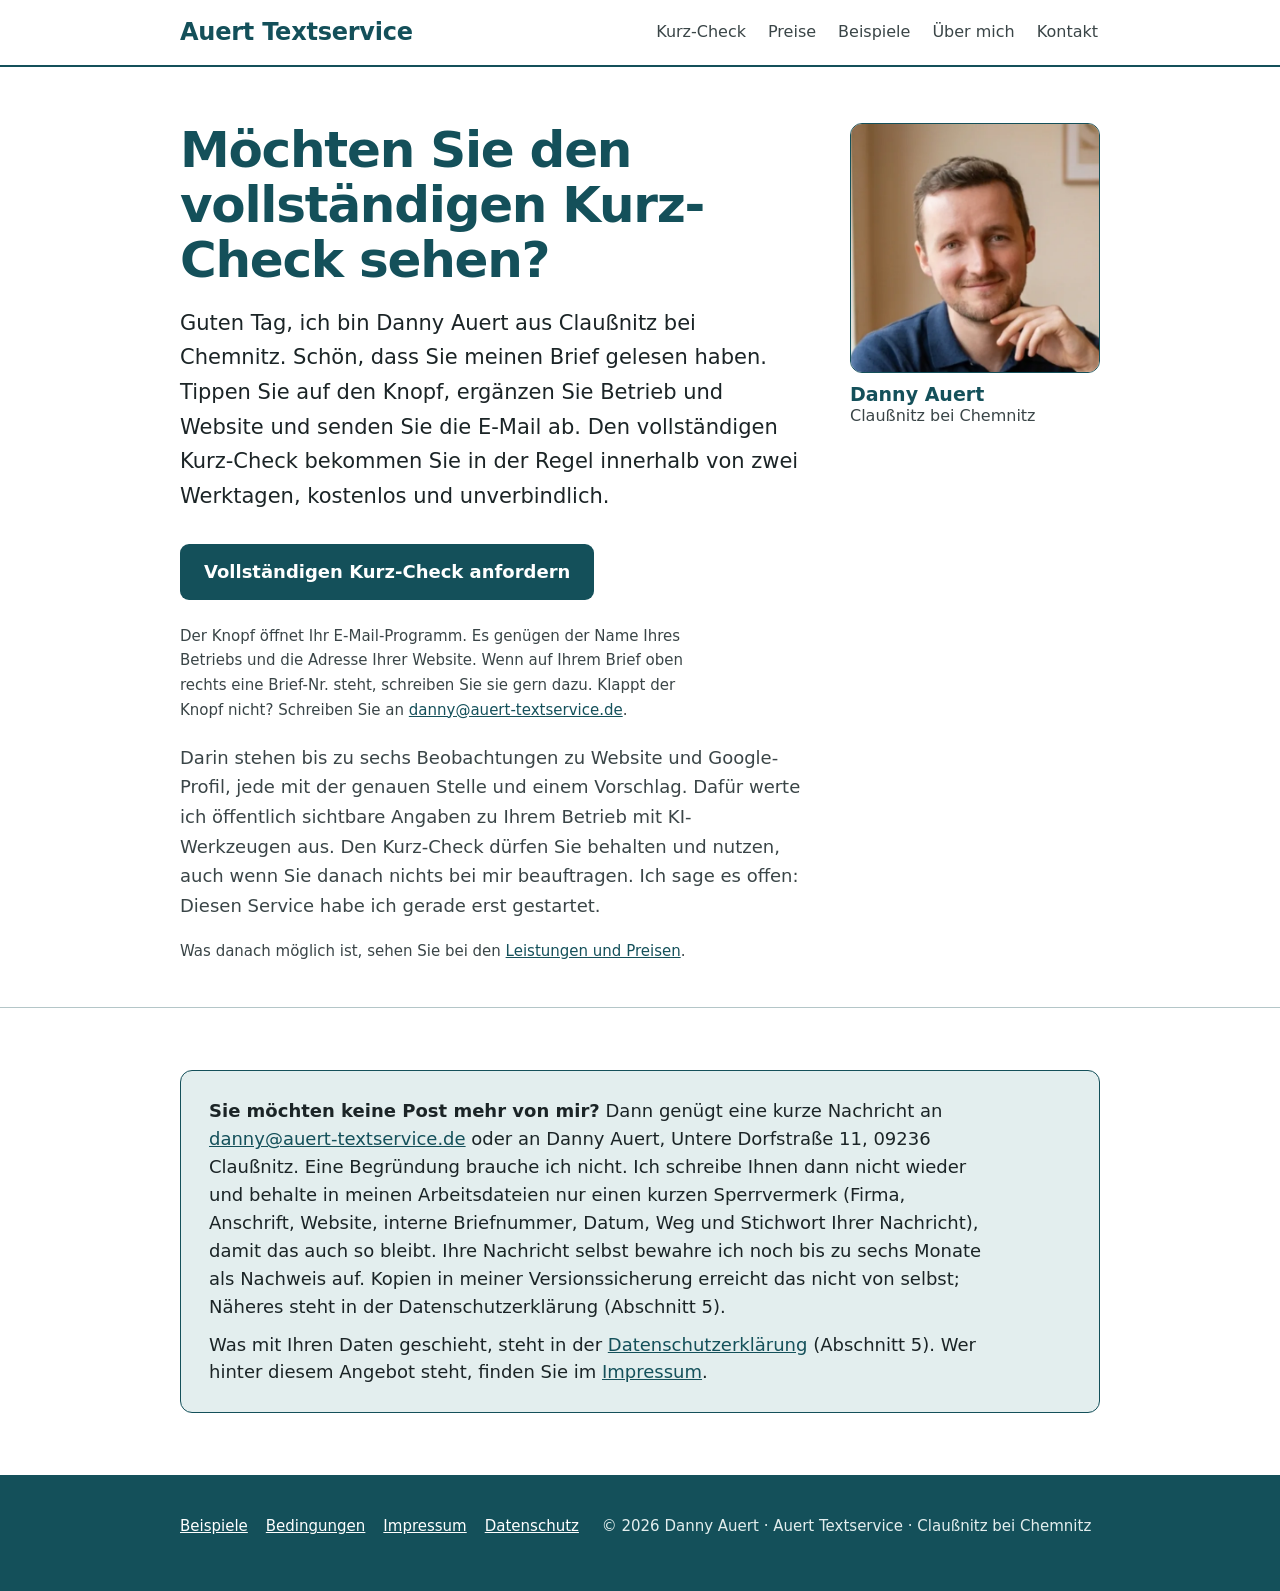
<file: brief.html>
<!doctype html>
<html lang="de">
<head>
<meta charset="utf-8">
<meta name="viewport" content="width=device-width, initial-scale=1">
<title>Ihr Kurz-Check zum Brief – Auert Textservice</title>
<meta name="description" content="Sie haben einen Brief von Auert Textservice bekommen? Hier fordern Sie Ihren vollständigen, kostenlosen Kurz-Check an.">
<meta name="referrer" content="strict-origin-when-cross-origin">
<meta name="theme-color" content="#14505A">
<link rel="stylesheet" href="/style.css">
<link rel="icon" href="/favicon.ico" sizes="48x48">
<link rel="icon" href="/favicon.svg" type="image/svg+xml">
<link rel="apple-touch-icon" href="/apple-touch-icon.png">
<meta name="robots" content="noindex">
<link rel="canonical" href="https://auert-textservice.de/brief.html">
<meta property="og:url" content="https://auert-textservice.de/brief.html">
<meta property="og:type" content="website">
<meta property="og:locale" content="de_DE">
<meta property="og:site_name" content="Auert Textservice">
<meta property="og:title" content="Ihr Kurz-Check zum Brief – Auert Textservice">
<meta property="og:description" content="Sie haben einen Brief von Auert Textservice bekommen? Hier fordern Sie Ihren vollständigen, kostenlosen Kurz-Check an.">
<meta property="og:image" content="https://auert-textservice.de/vorschau.png">
<meta property="og:image:width" content="1200">
<meta property="og:image:height" content="630">
<meta property="og:image:alt" content="Auert Textservice: Texte für Website und Google-Profil, für Betriebe in Sachsen">
<meta name="twitter:card" content="summary_large_image">

</head>
<body>

<a class="sprung" href="#inhalt">Zum Inhalt</a>
<header class="kopf"><div class="breit">
<a class="marke" href="/">Auert <span>Textservice</span></a>
<nav aria-label="Hauptmenü"><a href="/#kurzcheck">Kurz-Check</a><a href="/#leistungen">Preise</a><a href="/beispiele.html">Beispiele</a><a href="/#ueber">Über mich</a><a href="/#kontakt">Kontakt</a></nav>
</div></header>

<main id="inhalt">
<div class="breit held brief-held">
<div class="held-raster">
<div>
<h1>Möchten Sie den vollständigen Kurz-Check sehen?</h1>
<p>Guten Tag, ich bin Danny Auert aus Claußnitz bei Chemnitz. Schön, dass Sie meinen Brief gelesen haben. Tippen Sie auf den Knopf, ergänzen Sie Betrieb und Website und senden Sie die E-Mail ab. Den vollständigen Kurz-Check bekommen Sie in der Regel innerhalb von zwei Werktagen, kostenlos und unverbindlich.</p>
<a class="knopf" href="mailto:danny@auert-textservice.de?subject=Kurz-Check%20zum%20Brief&amp;body=Bitte%20schicken%20Sie%20mir%20den%20vollst%C3%A4ndigen%20Kurz-Check.%0D%0A%0D%0ABetrieb%3A%20%0D%0AWebsite%3A%20%0D%0ABriefnummer%3A%20%0D%0A%0D%0AVielen%20Dank%20und%20freundliche%20Gr%C3%BC%C3%9Fe">Vollständigen Kurz-Check anfordern</a>
<p class="mailzeile">Der Knopf öffnet Ihr E-Mail-Programm. Es genügen der Name Ihres Betriebs und die Adresse Ihrer Website.
Wenn auf Ihrem Brief oben rechts eine Brief-Nr. steht, schreiben Sie sie gern dazu.
Klappt der Knopf nicht? Schreiben Sie an <a href="mailto:danny@auert-textservice.de">danny@auert-textservice.de</a>.</p>
<p class="brief-danach">Darin stehen bis zu sechs Beobachtungen zu Website und Google-Profil, jede mit der genauen Stelle und einem Vorschlag. Dafür werte ich öffentlich sichtbare Angaben zu Ihrem Betrieb mit KI-Werkzeugen aus. Den Kurz-Check dürfen Sie behalten und nutzen, auch wenn Sie danach nichts bei mir beauftragen. Ich sage es offen: Diesen Service habe ich gerade erst gestartet.</p>
<p class="mailzeile">Was danach möglich ist, sehen Sie bei den <a href="/#leistungen">Leistungen und Preisen</a>.</p>
</div>
<figure class="portraet"><img src="/danny-auert.webp" width="560" height="560" alt="Porträt von Danny Auert, Inhaber von Auert Textservice" decoding="async" fetchpriority="high"><figcaption><b>Danny Auert</b>Claußnitz bei Chemnitz</figcaption></figure>
</div>
</div>
<section><div class="breit">
<div class="hinweis">
<p><b>Sie möchten keine Post mehr von mir?</b> Dann genügt eine kurze Nachricht an
<a href="mailto:danny@auert-textservice.de?subject=Keine%20Post%20mehr">danny@auert-textservice.de</a> oder an Danny Auert, Untere Dorfstraße 11, 09236 Claußnitz. Eine Begründung
brauche ich nicht. Ich schreibe Ihnen dann nicht wieder und behalte in meinen Arbeitsdateien nur einen kurzen Sperrvermerk (Firma, Anschrift, Website, interne
Briefnummer, Datum, Weg und Stichwort Ihrer Nachricht), damit das auch so bleibt. Ihre Nachricht selbst bewahre ich noch bis zu sechs Monate als Nachweis auf.
Kopien in meiner Versionssicherung erreicht das nicht von selbst; Näheres steht in der Datenschutzerklärung (Abschnitt 5).</p>
<p>Was mit Ihren Daten geschieht, steht in der <a href="/datenschutz.html">Datenschutzerklärung</a> (Abschnitt 5). Wer hinter
diesem Angebot steht, finden Sie im <a href="/impressum.html">Impressum</a>.</p>
</div>
</div></section>
</main>

<footer><div class="breit">
<a href="/beispiele.html">Beispiele</a><a href="/bedingungen.html">Bedingungen</a><a href="/impressum.html">Impressum</a><a href="/datenschutz.html">Datenschutz</a>
<span>© 2026 Danny Auert · Auert Textservice · Claußnitz bei Chemnitz</span>
</div></footer>
</body>
</html>
</file>
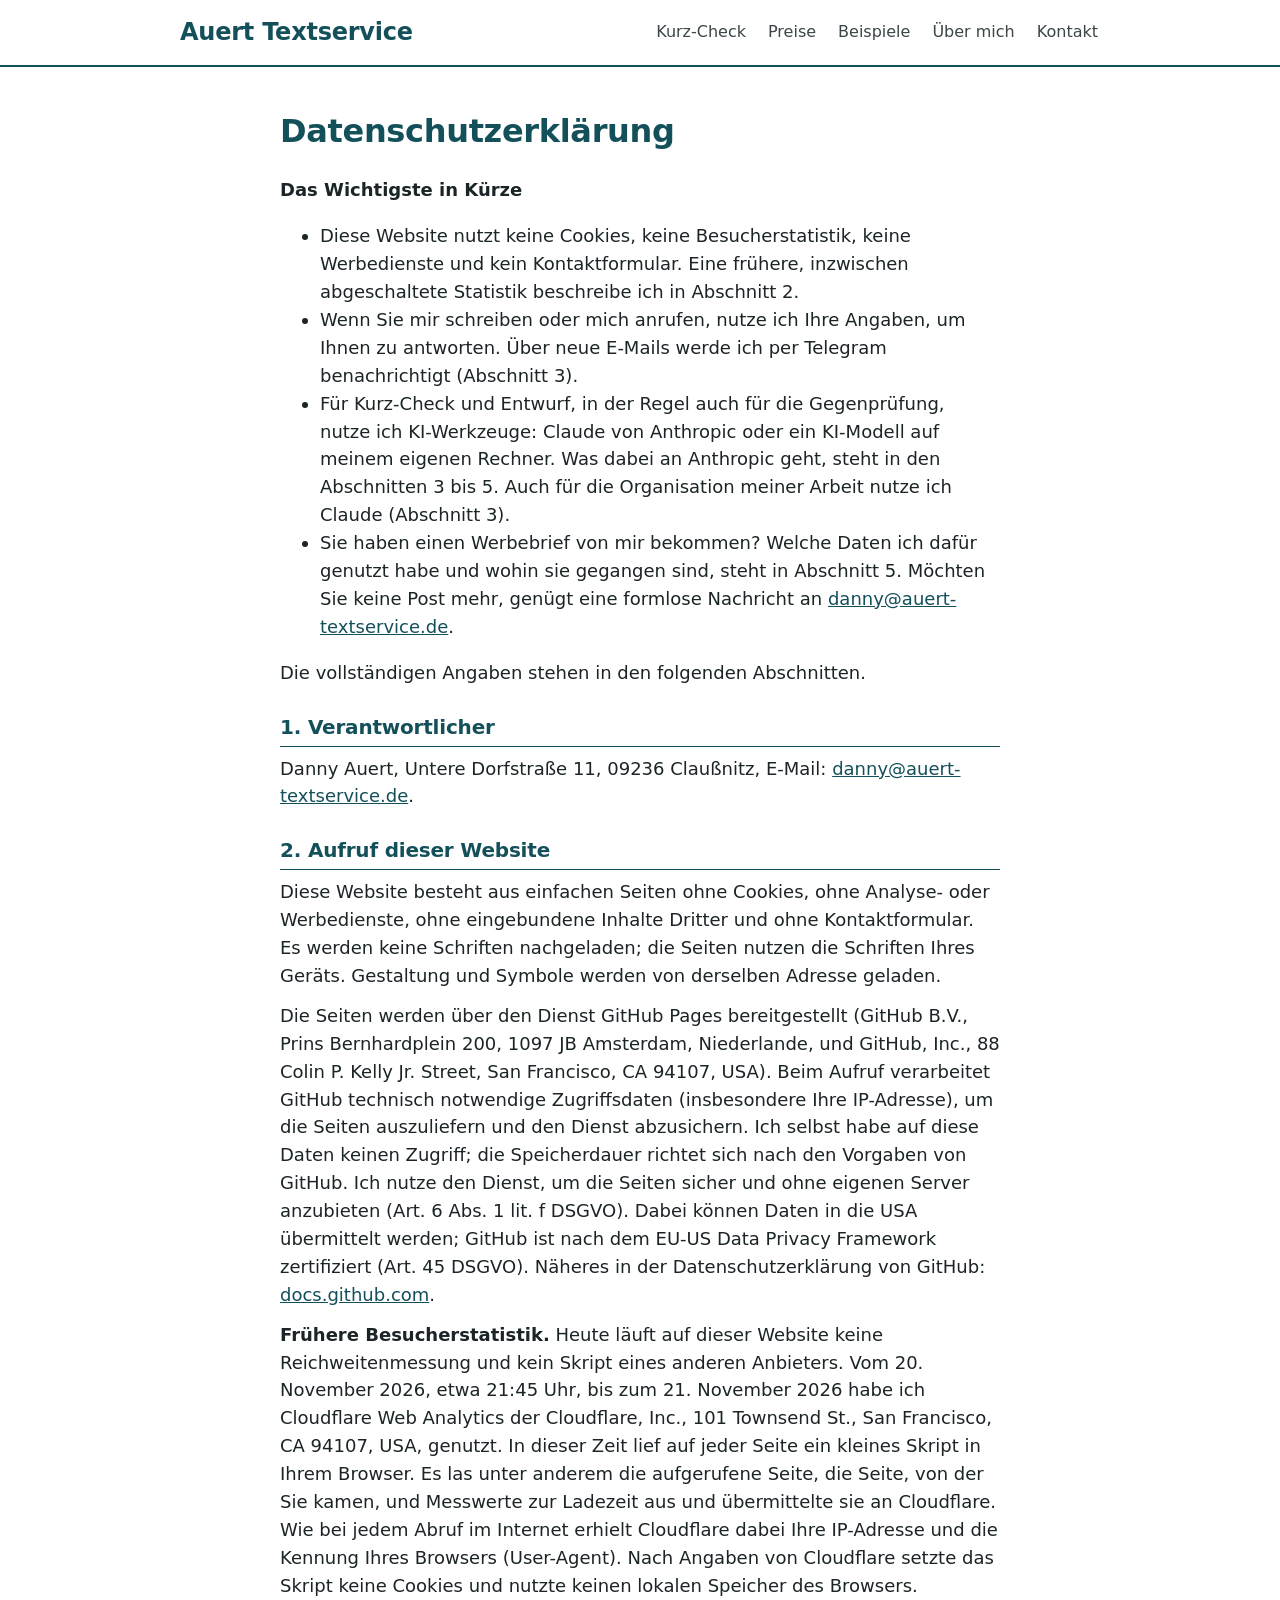
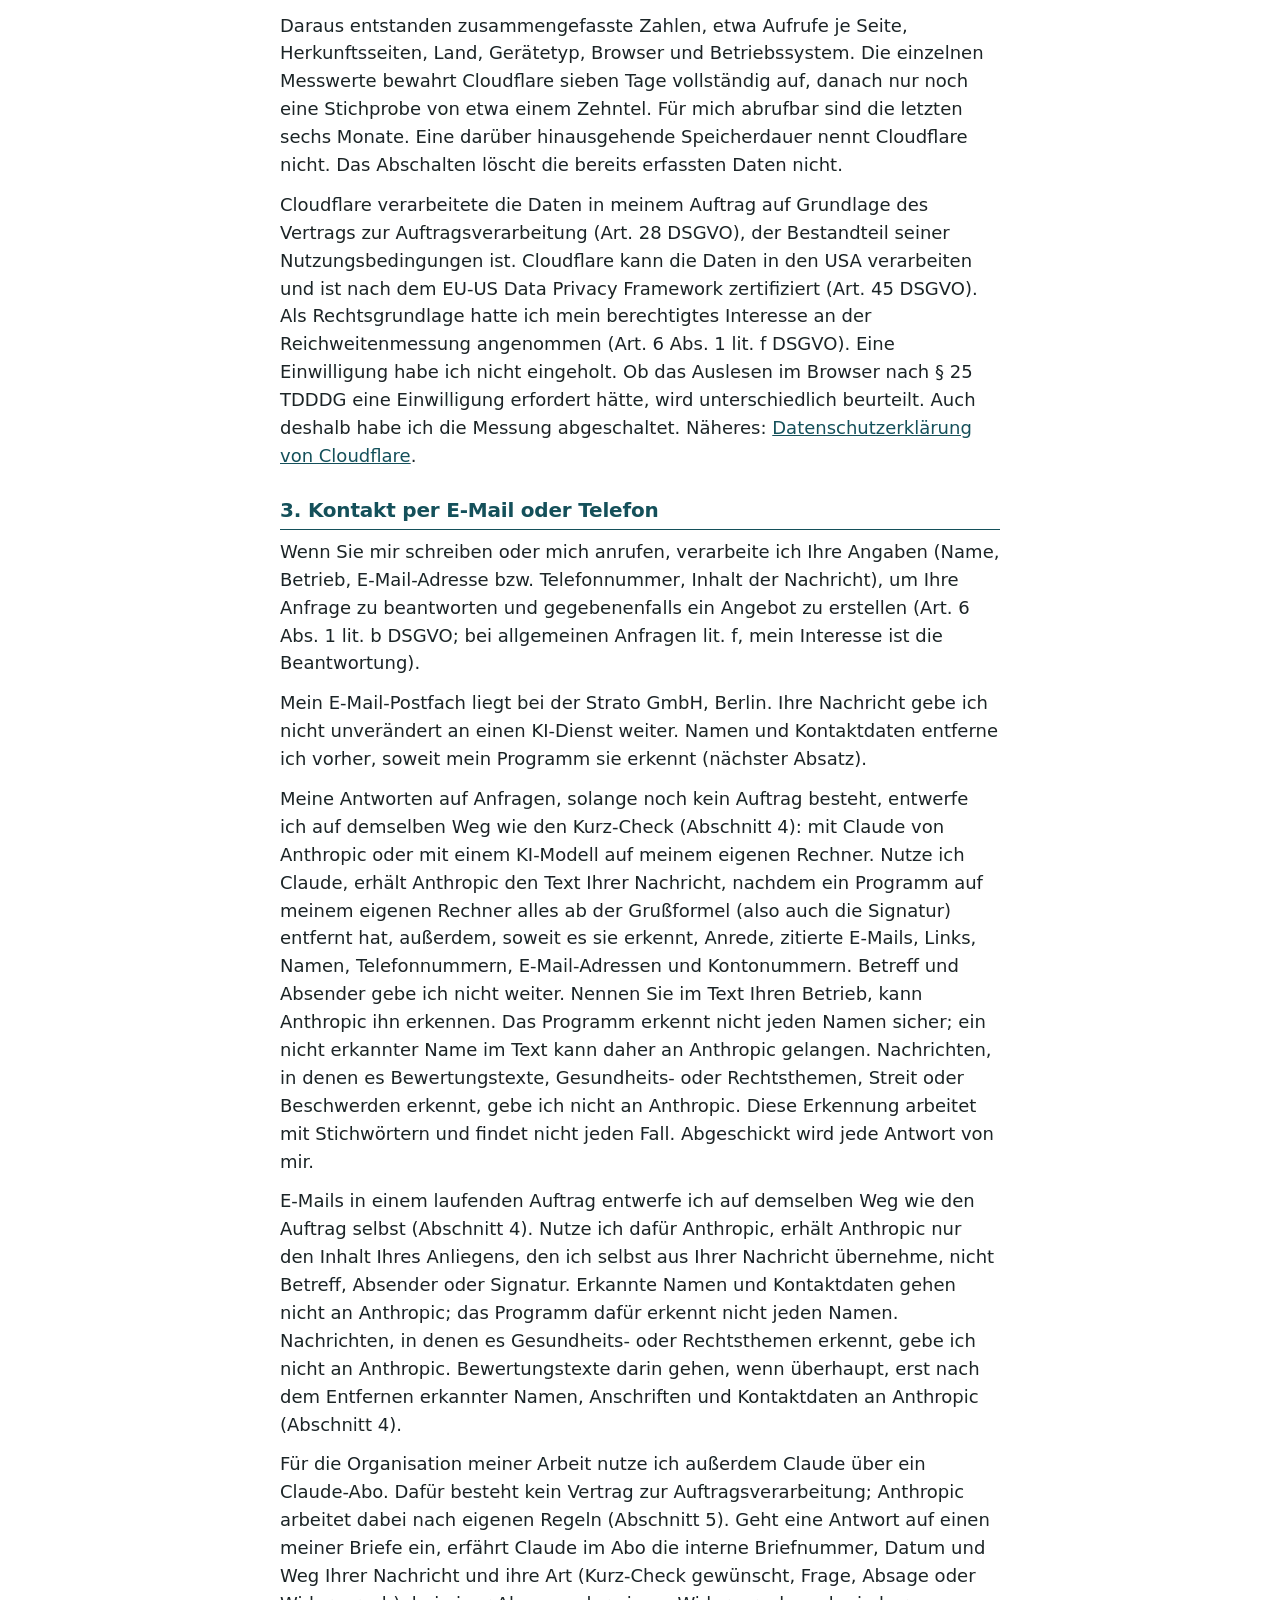
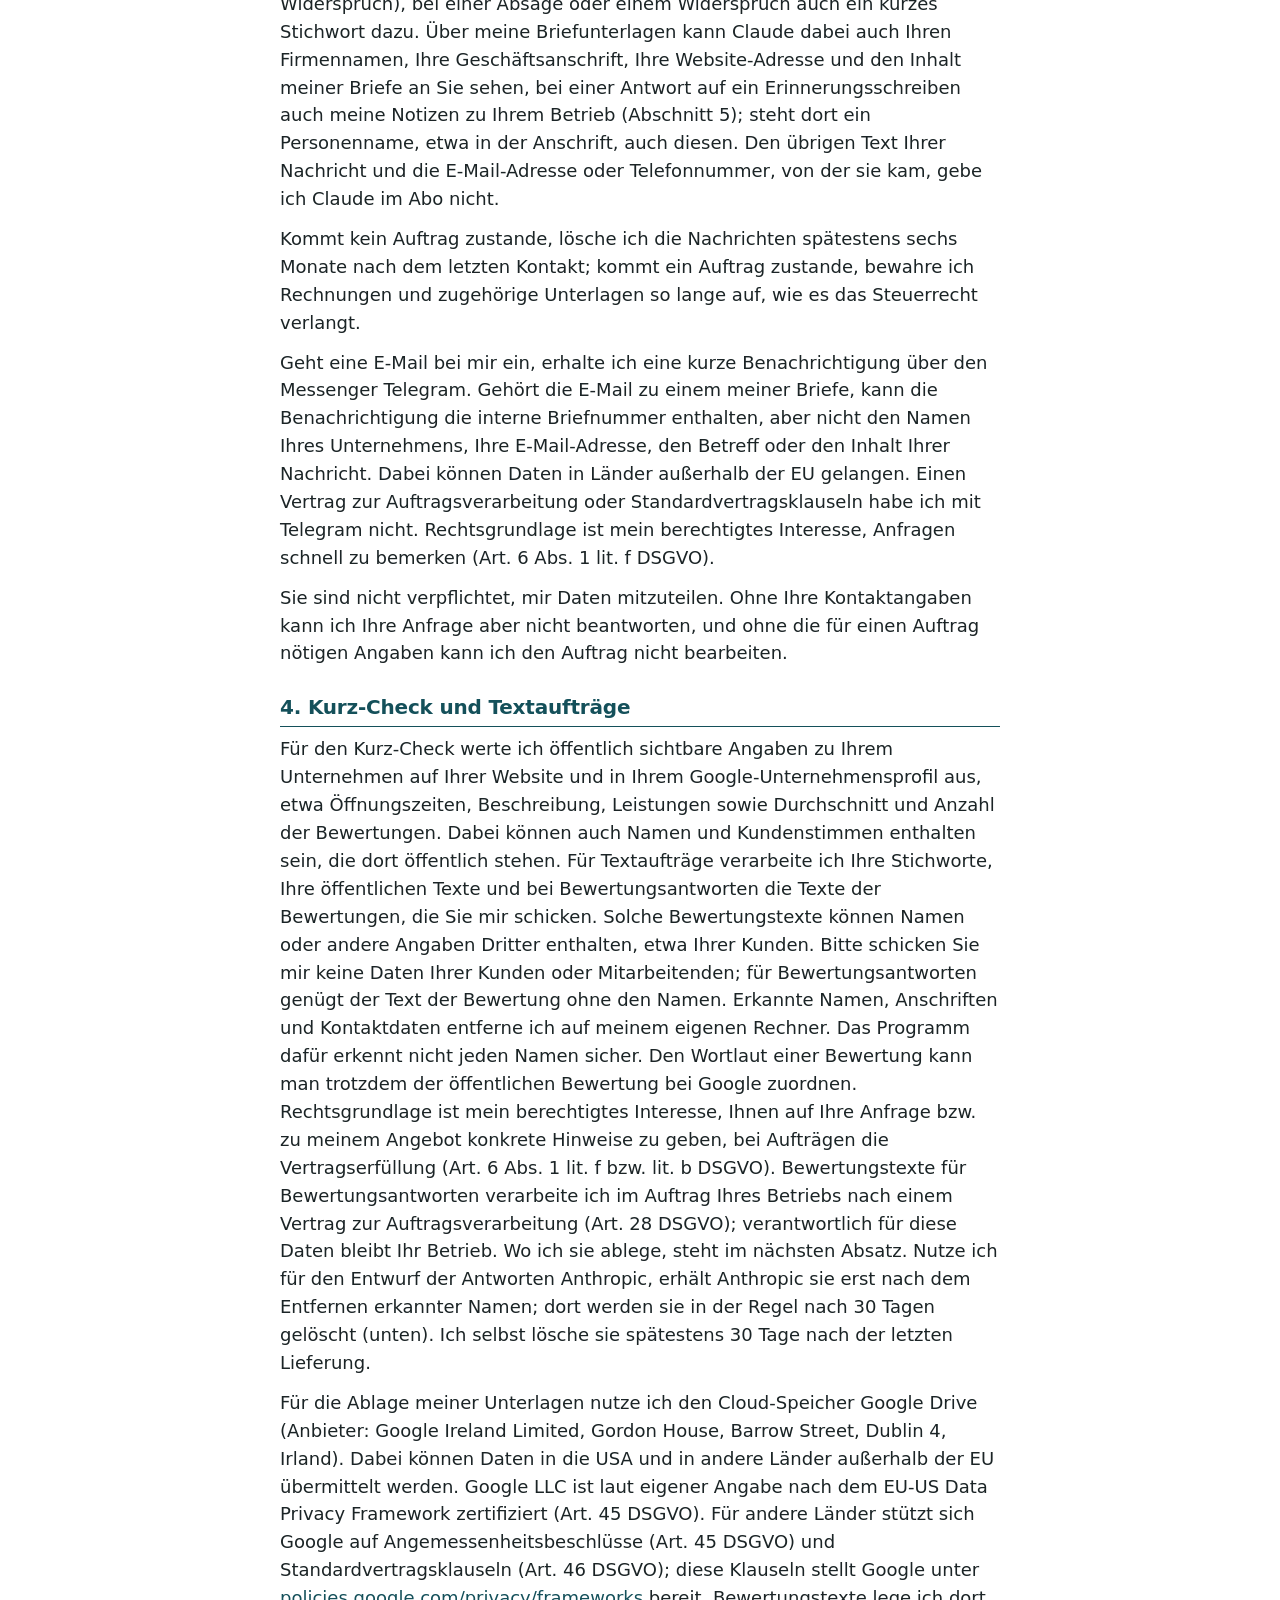
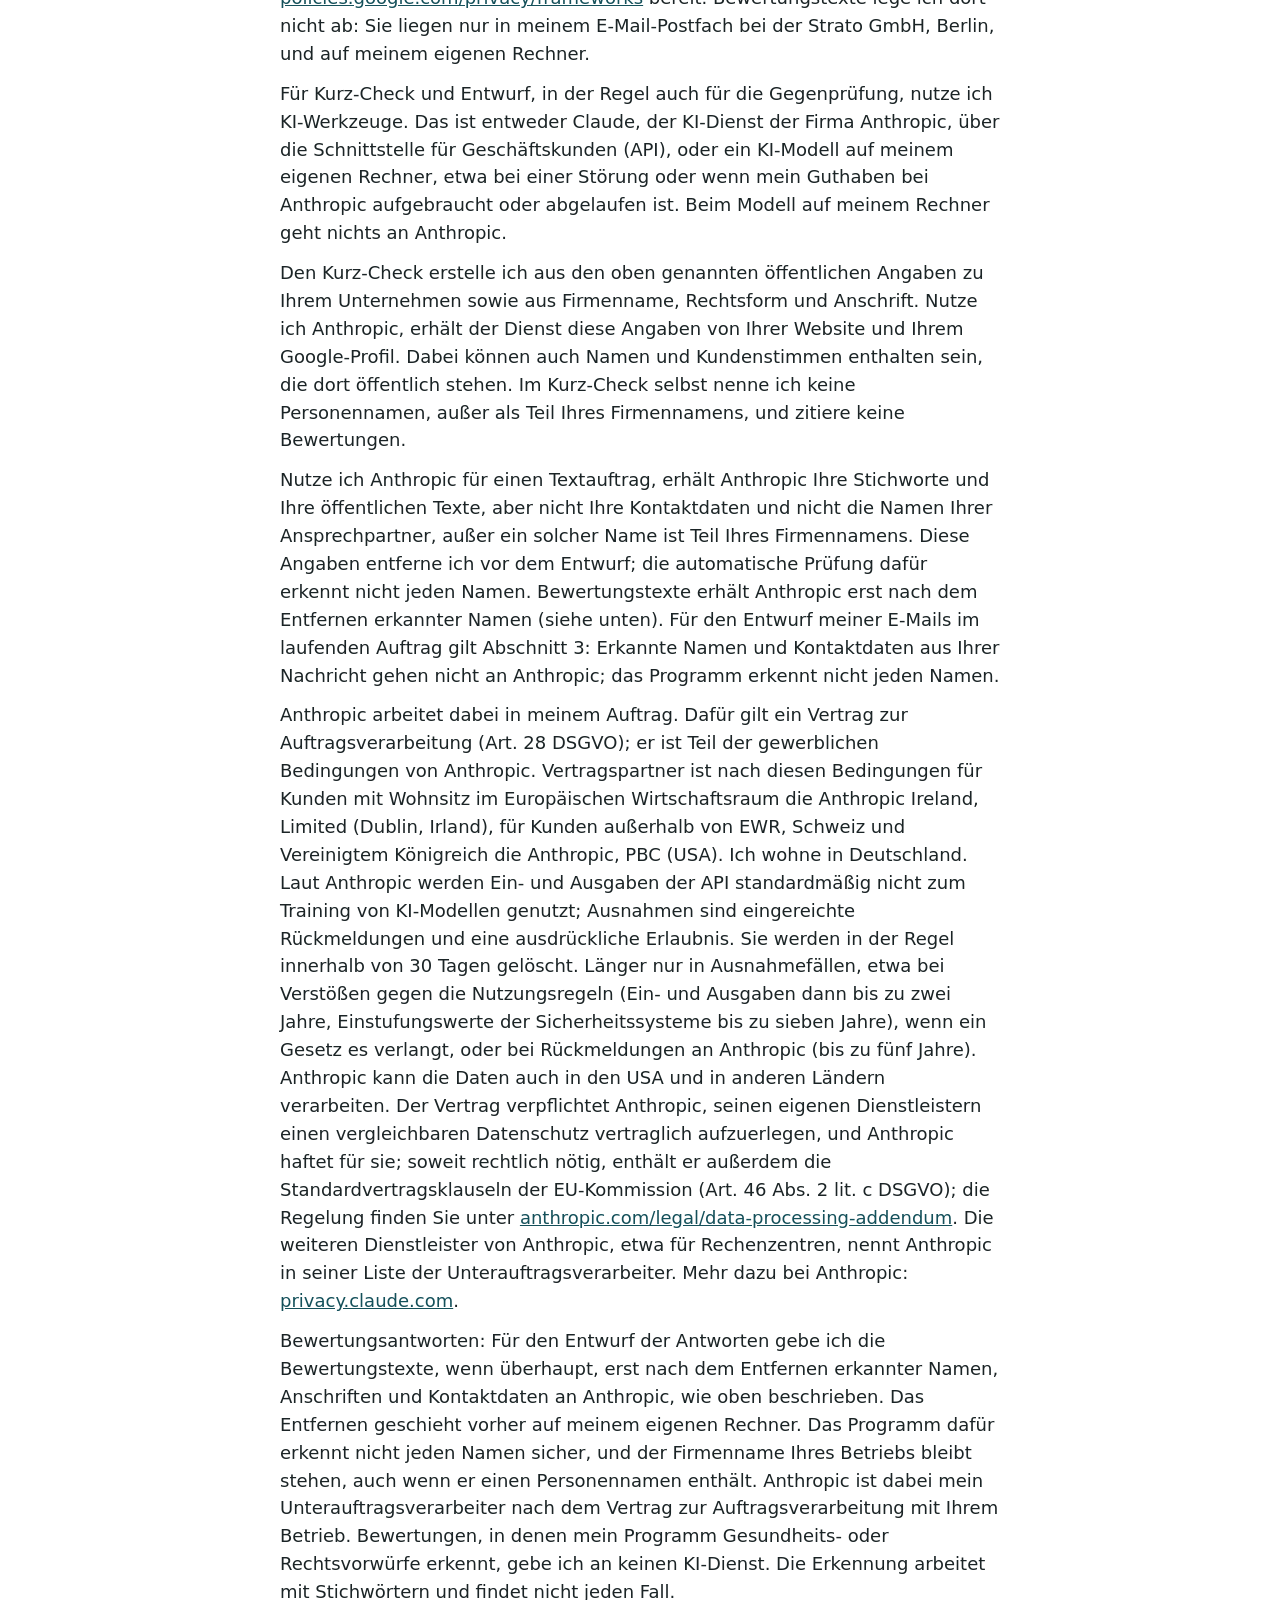
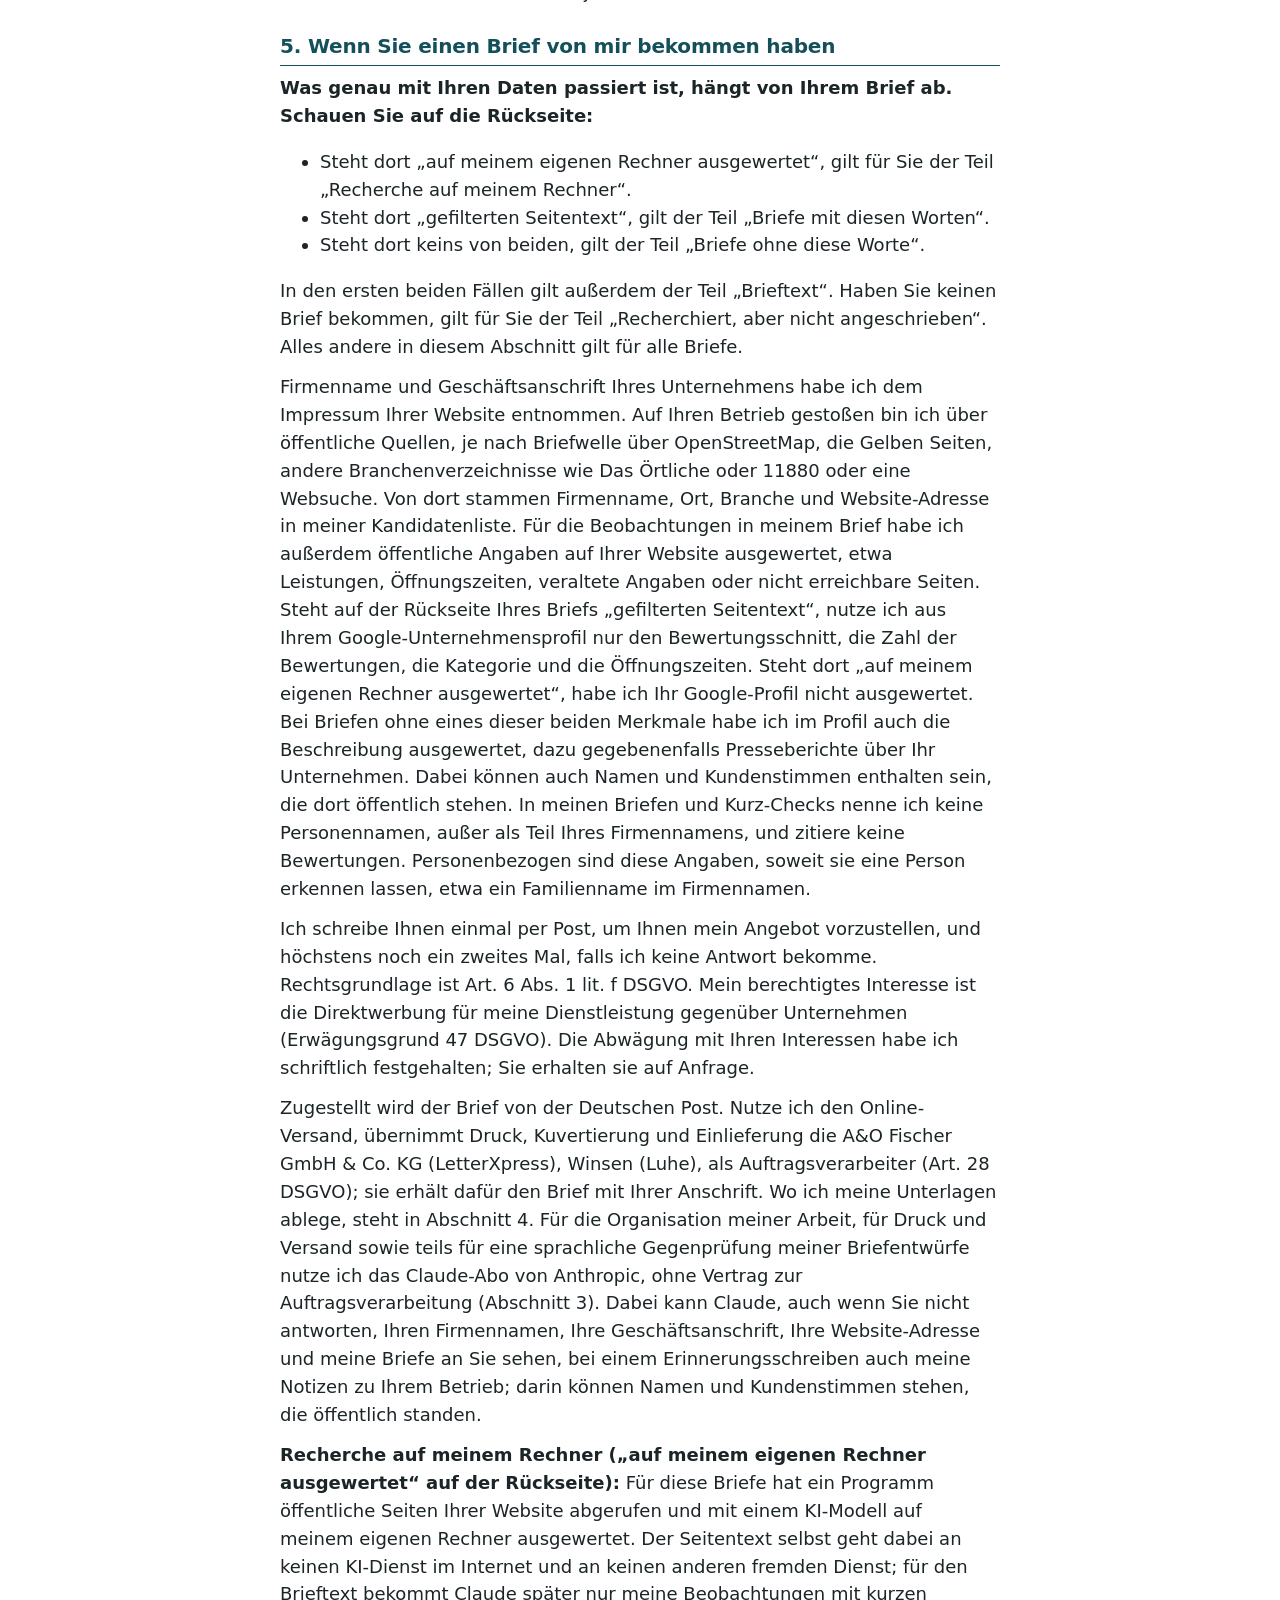
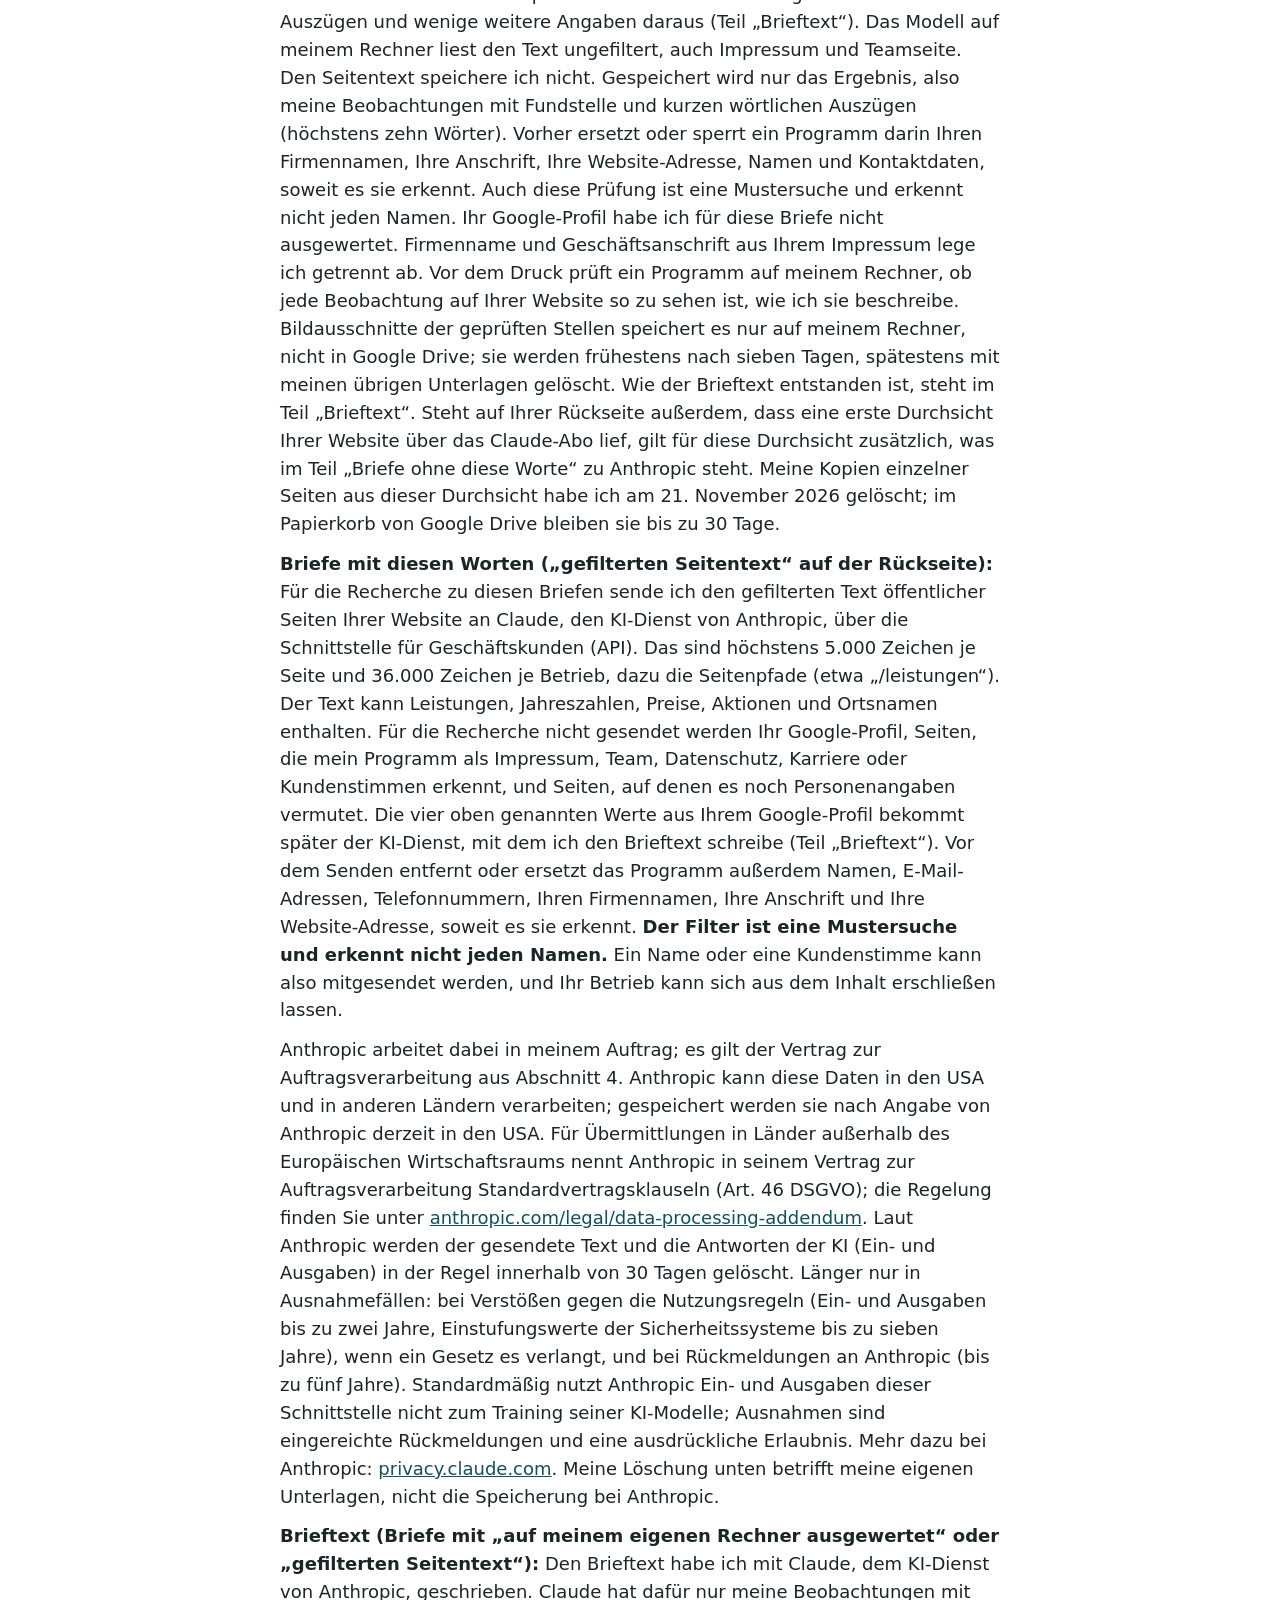
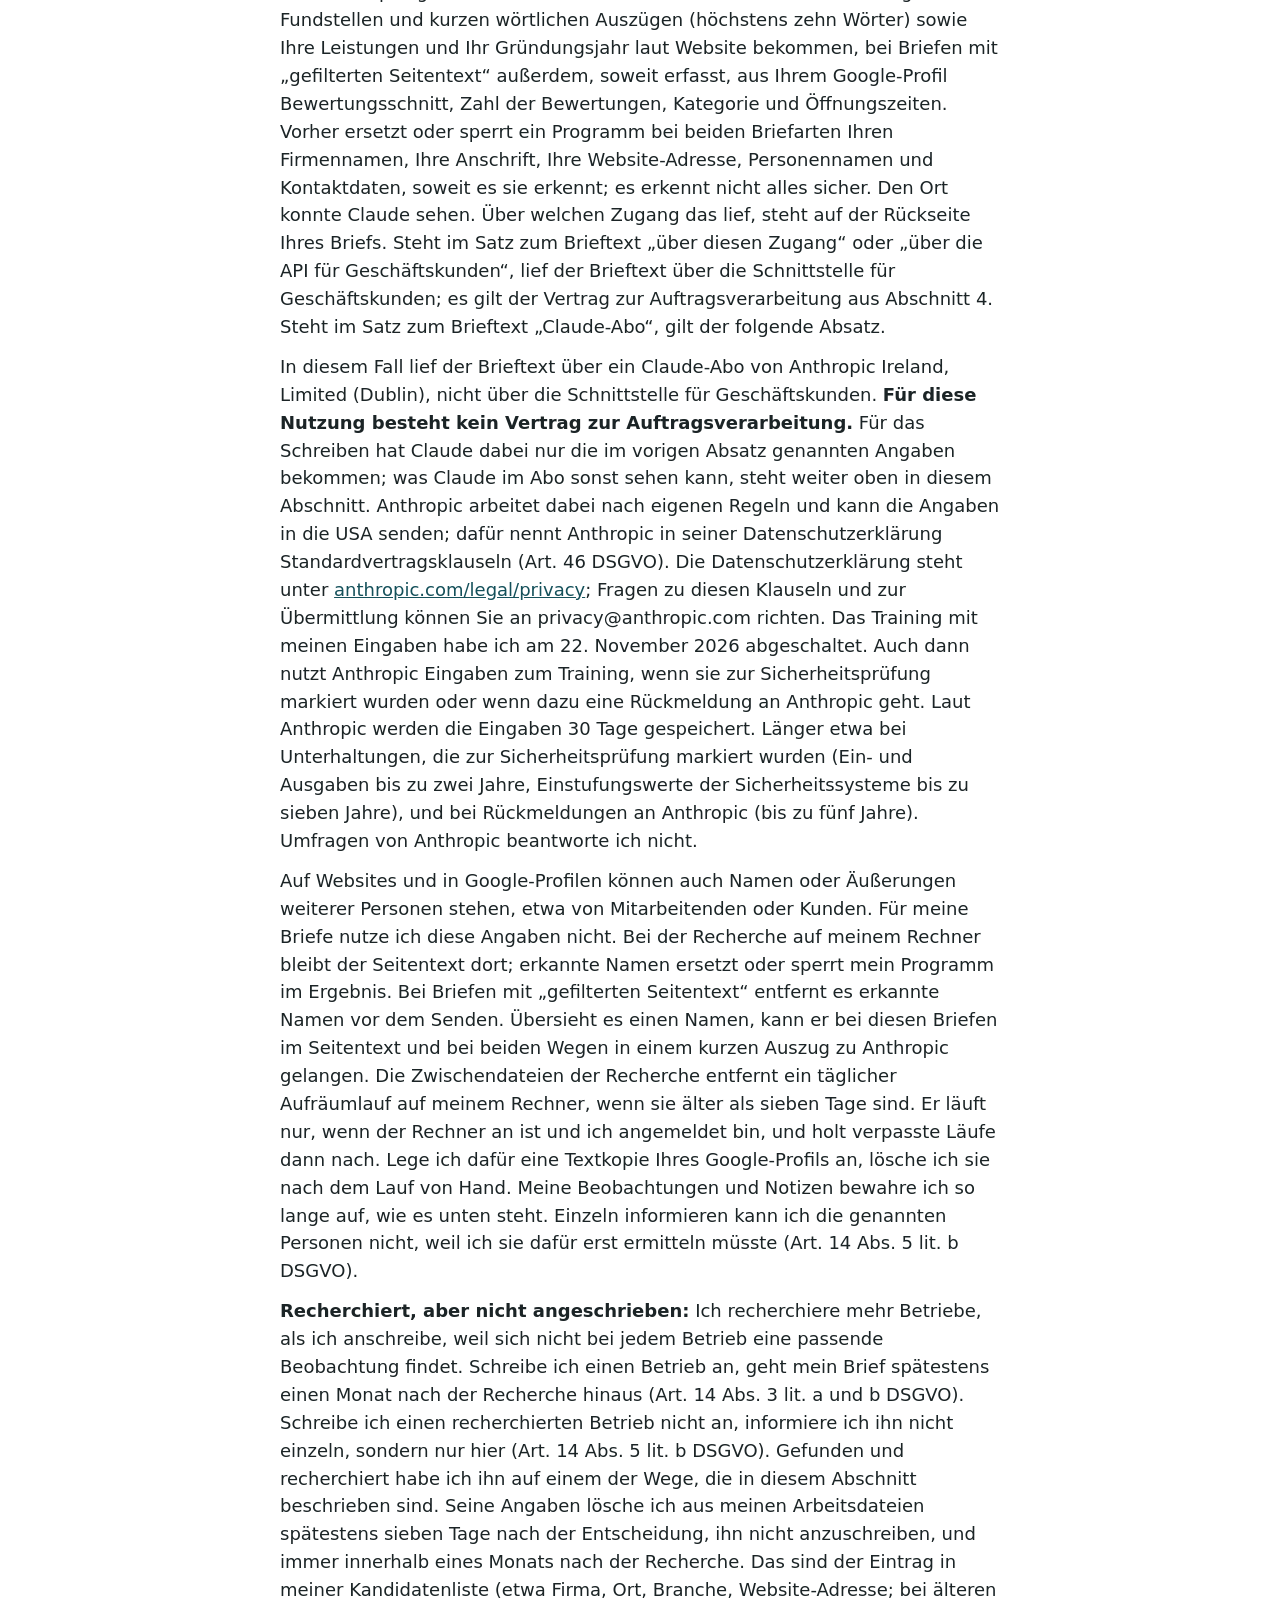
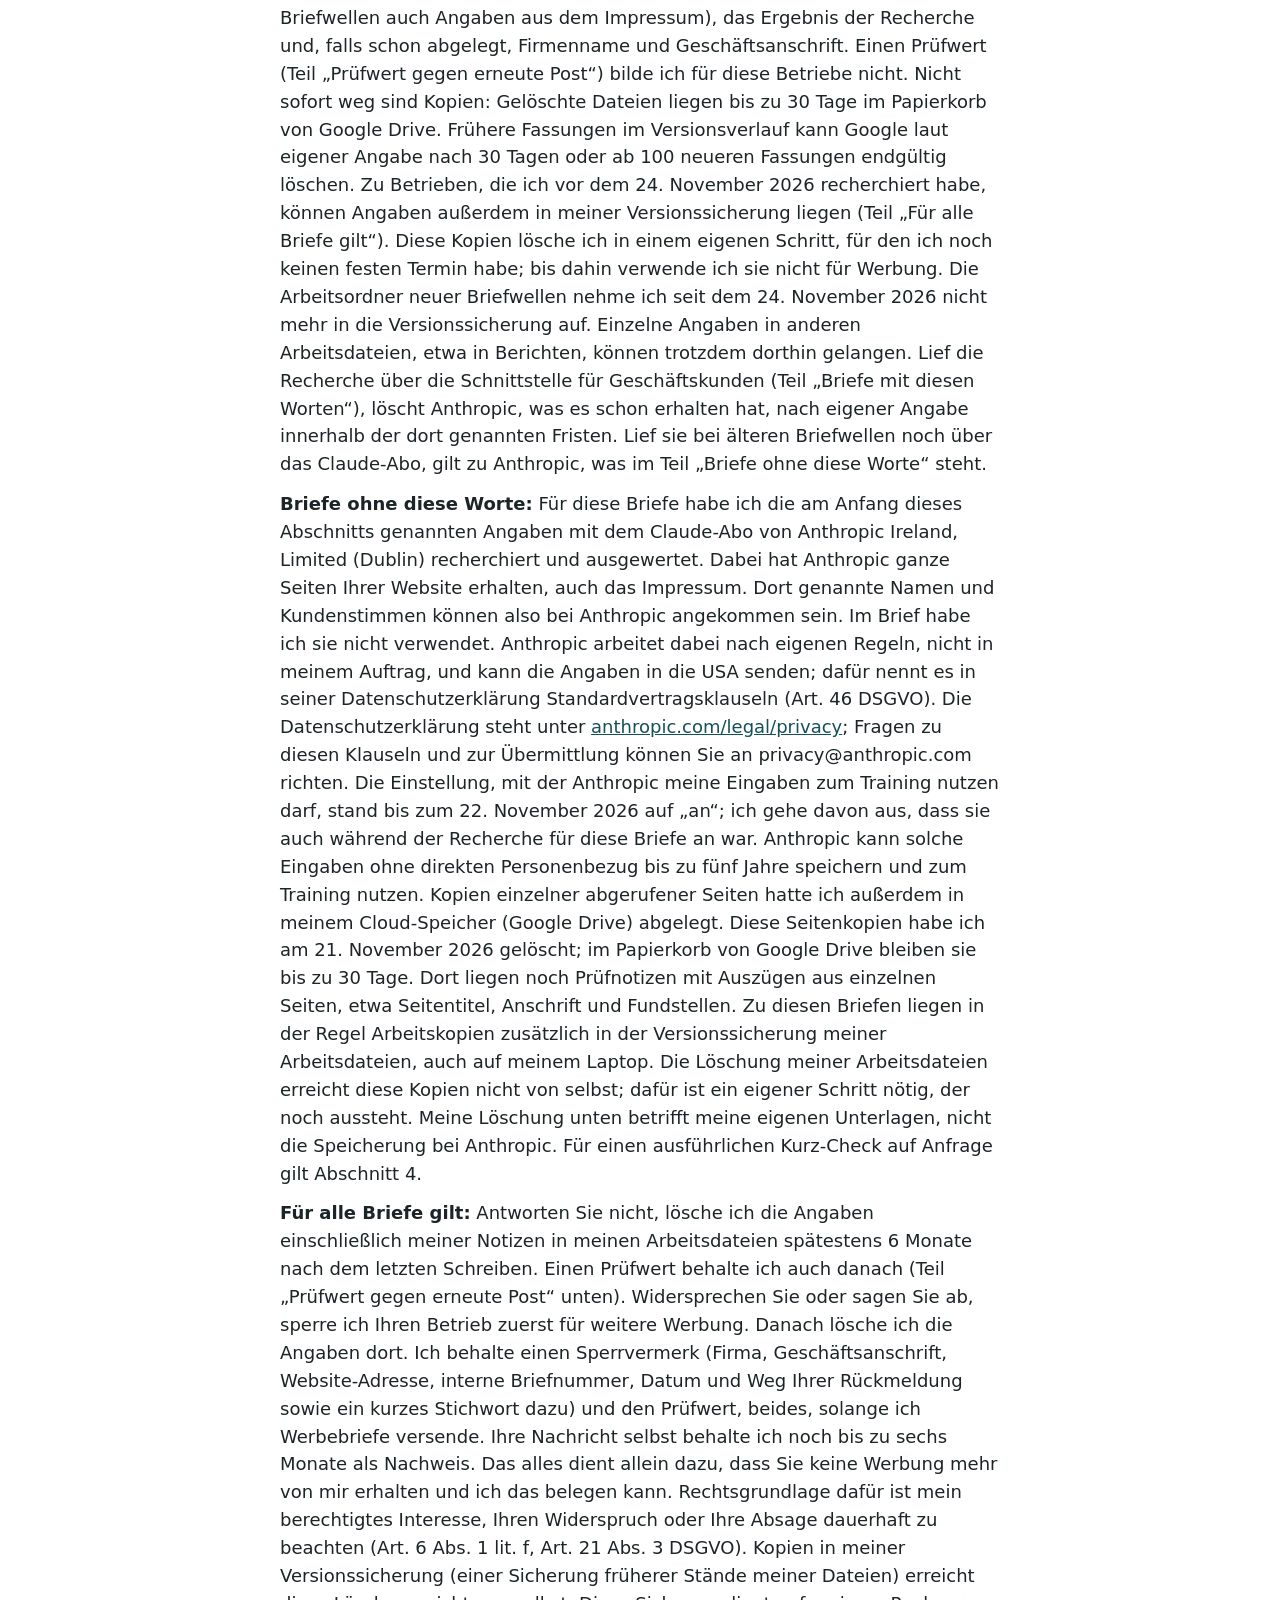
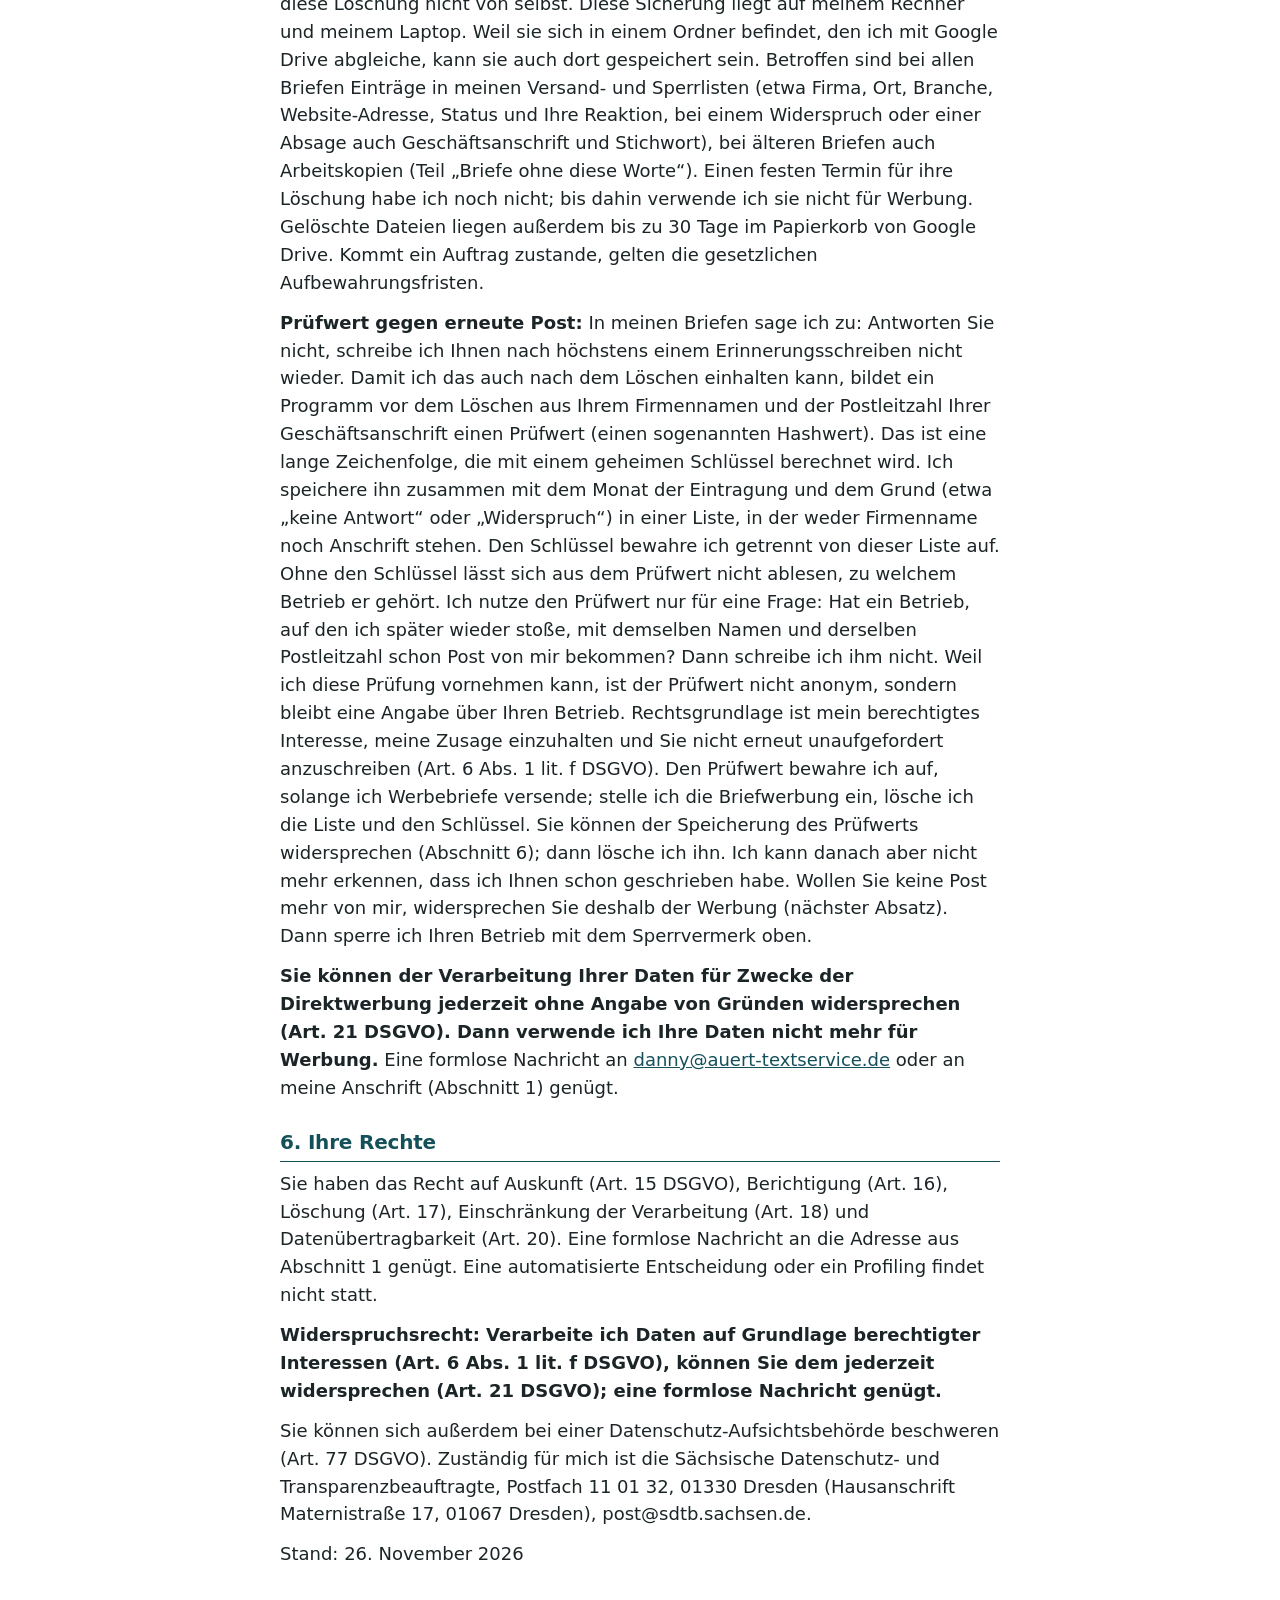
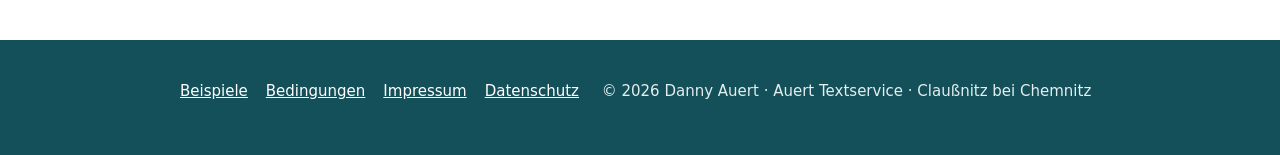
<file: datenschutz.html>
<!doctype html>
<html lang="de">
<head>
<meta charset="utf-8">
<meta name="viewport" content="width=device-width, initial-scale=1">
<title>Datenschutz – Auert Textservice</title>
<meta name="description" content="Datenschutzerklärung von Auert Textservice.">
<meta name="referrer" content="strict-origin-when-cross-origin">
<meta name="theme-color" content="#14505A">
<link rel="stylesheet" href="style.css">
<link rel="icon" href="/favicon.ico" sizes="48x48">
<link rel="icon" href="/favicon.svg" type="image/svg+xml">
<link rel="apple-touch-icon" href="/apple-touch-icon.png">
<link rel="canonical" href="https://auert-textservice.de/datenschutz.html">
<meta property="og:url" content="https://auert-textservice.de/datenschutz.html">
<meta property="og:type" content="website">
<meta property="og:locale" content="de_DE">
<meta property="og:site_name" content="Auert Textservice">
<meta property="og:title" content="Datenschutz – Auert Textservice">
<meta property="og:description" content="Datenschutzerklärung von Auert Textservice.">
<meta property="og:image" content="https://auert-textservice.de/vorschau.png">
<meta property="og:image:width" content="1200">
<meta property="og:image:height" content="630">
<meta property="og:image:alt" content="Auert Textservice: Texte für Website und Google-Profil, für Betriebe in Sachsen">
<meta name="twitter:card" content="summary_large_image">

</head>
<body>

<a class="sprung" href="#inhalt">Zum Inhalt</a>
<header class="kopf"><div class="breit">
<a class="marke" href="/">Auert <span>Textservice</span></a>
<nav aria-label="Hauptmenü"><a href="/#kurzcheck">Kurz-Check</a><a href="/#leistungen">Preise</a><a href="/beispiele.html">Beispiele</a><a href="/#ueber">Über mich</a><a href="/#kontakt">Kontakt</a></nav>
</div></header>

<main id="inhalt"><div class="breit recht">
<h1>Datenschutzerklärung</h1>
<p><b>Das Wichtigste in Kürze</b></p>
<ul>
<li>Diese Website nutzt keine Cookies, keine Besucherstatistik, keine Werbedienste und kein Kontaktformular. Eine frühere, inzwischen abgeschaltete Statistik beschreibe ich in Abschnitt 2.</li>
<li>Wenn Sie mir schreiben oder mich anrufen, nutze ich Ihre Angaben, um Ihnen zu antworten. Über neue E-Mails werde ich per Telegram benachrichtigt (Abschnitt 3).</li>
<li>Für Kurz-Check und Entwurf, in der Regel auch für die Gegenprüfung, nutze ich KI-Werkzeuge: Claude von Anthropic oder ein KI-Modell auf meinem eigenen Rechner. Was dabei an Anthropic geht, steht in den Abschnitten 3 bis 5. Auch für die Organisation meiner Arbeit nutze ich Claude (Abschnitt 3).</li>
<li>Sie haben einen Werbebrief von mir bekommen? Welche Daten ich dafür genutzt habe und wohin sie gegangen sind, steht in Abschnitt 5. Möchten Sie keine Post mehr, genügt eine formlose Nachricht an <a href="mailto:danny@auert-textservice.de">danny@auert-textservice.de</a>.</li>
</ul>
<p>Die vollständigen Angaben stehen in den folgenden Abschnitten.</p>
<h2>1. Verantwortlicher</h2>
<p>Danny Auert, Untere Dorfstraße 11, 09236 Claußnitz, E-Mail: <a href="mailto:danny@auert-textservice.de">danny@auert-textservice.de</a>.</p>
<h2>2. Aufruf dieser Website</h2>
<p>Diese Website besteht aus einfachen Seiten ohne Cookies, ohne Analyse- oder Werbedienste, ohne eingebundene Inhalte
Dritter und ohne Kontaktformular. Es werden keine Schriften nachgeladen; die Seiten nutzen die Schriften Ihres Geräts.
Gestaltung und Symbole werden von derselben Adresse geladen.</p>
<p>Die Seiten werden über den Dienst GitHub Pages bereitgestellt (GitHub B.V., Prins Bernhardplein 200,
1097 JB Amsterdam, Niederlande, und GitHub, Inc., 88 Colin P. Kelly Jr. Street, San Francisco, CA 94107, USA). Beim Aufruf
verarbeitet GitHub technisch notwendige Zugriffsdaten (insbesondere Ihre IP-Adresse), um die Seiten auszuliefern und den
Dienst abzusichern. Ich selbst habe auf diese Daten keinen Zugriff; die Speicherdauer richtet sich nach den Vorgaben von
GitHub. Ich nutze den Dienst, um die Seiten
sicher und ohne eigenen Server anzubieten (Art. 6 Abs. 1 lit. f DSGVO). Dabei können Daten in die USA übermittelt werden;
GitHub ist nach dem EU-US Data Privacy Framework zertifiziert (Art. 45 DSGVO). Näheres in der Datenschutzerklärung von
GitHub: <a href="https://docs.github.com/de/site-policy/privacy-policies/github-general-privacy-statement">docs.github.com</a>.</p>
<p><b>Frühere Besucherstatistik.</b> Heute läuft auf dieser Website keine Reichweitenmessung und kein Skript eines
anderen Anbieters. Vom 20. November 2026, etwa 21:45 Uhr, bis zum 21. November 2026 habe ich Cloudflare Web Analytics der
Cloudflare, Inc., 101 Townsend St., San Francisco, CA 94107, USA, genutzt. In dieser Zeit lief auf jeder Seite ein kleines Skript
in Ihrem Browser. Es las unter anderem die aufgerufene Seite, die Seite, von der Sie kamen, und Messwerte zur Ladezeit aus und
übermittelte sie an Cloudflare. Wie bei jedem Abruf im Internet erhielt Cloudflare dabei Ihre IP-Adresse und die Kennung Ihres
Browsers (User-Agent). Nach Angaben von Cloudflare setzte das Skript keine Cookies und nutzte keinen lokalen Speicher des
Browsers.</p>
<p>Daraus entstanden zusammengefasste Zahlen, etwa Aufrufe je Seite, Herkunftsseiten, Land, Gerätetyp, Browser und
Betriebssystem. Die einzelnen Messwerte bewahrt Cloudflare sieben Tage vollständig auf, danach nur noch eine Stichprobe von etwa
einem Zehntel. Für mich abrufbar sind die letzten sechs Monate. Eine darüber hinausgehende Speicherdauer nennt Cloudflare nicht.
Das Abschalten löscht die bereits erfassten Daten nicht.</p>
<p>Cloudflare verarbeitete die Daten in meinem Auftrag auf Grundlage des Vertrags zur Auftragsverarbeitung (Art. 28 DSGVO), der
Bestandteil seiner Nutzungsbedingungen ist. Cloudflare kann die Daten in den USA verarbeiten und ist nach dem EU-US Data Privacy
Framework zertifiziert (Art. 45 DSGVO). Als Rechtsgrundlage hatte ich mein berechtigtes Interesse an der Reichweitenmessung
angenommen (Art. 6 Abs. 1 lit. f DSGVO). Eine Einwilligung habe ich nicht eingeholt. Ob das Auslesen im Browser nach § 25 TDDDG
eine Einwilligung erfordert hätte, wird unterschiedlich beurteilt. Auch deshalb habe ich die Messung abgeschaltet. Näheres:
<a href="https://www.cloudflare.com/de-de/privacypolicy/">Datenschutzerklärung von Cloudflare</a>.</p>
<h2>3. Kontakt per E-Mail oder Telefon</h2>
<p>Wenn Sie mir schreiben oder mich anrufen, verarbeite ich Ihre Angaben (Name, Betrieb, E-Mail-Adresse bzw. Telefonnummer,
Inhalt der Nachricht), um Ihre Anfrage zu beantworten und gegebenenfalls ein Angebot zu erstellen (Art. 6 Abs. 1 lit. b
DSGVO; bei allgemeinen Anfragen lit. f, mein Interesse ist die Beantwortung).</p>
<p>Mein E-Mail-Postfach liegt bei der Strato GmbH, Berlin. Ihre Nachricht gebe ich nicht unverändert an einen KI-Dienst weiter. Namen und Kontaktdaten entferne ich vorher, soweit mein Programm sie erkennt (nächster Absatz).</p>
<p>Meine Antworten auf Anfragen, solange noch kein Auftrag besteht, entwerfe ich auf demselben Weg wie den Kurz-Check (Abschnitt 4): mit Claude von Anthropic oder mit einem KI-Modell auf meinem eigenen Rechner. Nutze ich Claude, erhält Anthropic den Text Ihrer Nachricht, nachdem ein Programm auf meinem eigenen Rechner alles ab der Grußformel (also auch die Signatur) entfernt hat, außerdem, soweit es sie erkennt, Anrede, zitierte E-Mails, Links, Namen, Telefonnummern, E-Mail-Adressen und Kontonummern. Betreff und Absender gebe ich nicht weiter. Nennen Sie im Text Ihren Betrieb, kann Anthropic ihn erkennen. Das Programm erkennt nicht jeden Namen sicher; ein nicht erkannter Name im Text kann daher an Anthropic gelangen. Nachrichten, in denen es Bewertungstexte, Gesundheits- oder Rechtsthemen, Streit oder Beschwerden erkennt, gebe ich nicht an Anthropic. Diese Erkennung arbeitet mit Stichwörtern und findet nicht jeden Fall. Abgeschickt wird jede Antwort von mir.</p>
<p>E-Mails in einem laufenden Auftrag entwerfe ich auf demselben Weg wie den Auftrag selbst (Abschnitt 4). Nutze ich dafür Anthropic, erhält Anthropic nur den Inhalt Ihres Anliegens, den ich selbst aus Ihrer Nachricht übernehme, nicht Betreff, Absender oder Signatur. Erkannte Namen und Kontaktdaten gehen nicht an Anthropic; das Programm dafür erkennt nicht jeden Namen. Nachrichten, in denen es Gesundheits- oder Rechtsthemen erkennt, gebe ich nicht an Anthropic. Bewertungstexte darin gehen, wenn überhaupt, erst nach dem Entfernen erkannter Namen, Anschriften und Kontaktdaten an Anthropic (Abschnitt 4).</p>
<p>Für die Organisation meiner Arbeit nutze ich außerdem Claude über ein Claude-Abo. Dafür besteht kein Vertrag zur
Auftragsverarbeitung; Anthropic arbeitet dabei nach eigenen Regeln (Abschnitt 5). Geht eine Antwort auf einen meiner Briefe ein,
erfährt Claude im Abo die interne Briefnummer, Datum und Weg Ihrer Nachricht und ihre Art (Kurz-Check gewünscht, Frage, Absage oder
Widerspruch), bei einer Absage oder einem Widerspruch auch ein kurzes Stichwort dazu. Über meine Briefunterlagen kann Claude dabei auch
Ihren Firmennamen, Ihre Geschäftsanschrift, Ihre Website-Adresse und den Inhalt meiner Briefe an Sie sehen, bei einer Antwort auf ein Erinnerungsschreiben auch meine Notizen zu Ihrem Betrieb
(Abschnitt 5); steht dort ein Personenname, etwa in der Anschrift, auch diesen. Den übrigen Text Ihrer Nachricht und die E-Mail-Adresse oder Telefonnummer, von der sie kam, gebe
ich Claude im Abo nicht.</p>
<p>Kommt kein Auftrag zustande, lösche ich die Nachrichten spätestens sechs Monate nach dem letzten Kontakt; kommt ein Auftrag
zustande, bewahre ich Rechnungen und zugehörige Unterlagen so lange auf, wie es das Steuerrecht verlangt.</p>
<p>Geht eine E-Mail bei mir ein, erhalte ich eine kurze Benachrichtigung über den Messenger Telegram. Gehört die E-Mail zu einem
meiner Briefe, kann die Benachrichtigung die interne Briefnummer enthalten, aber nicht den Namen Ihres Unternehmens, Ihre
E-Mail-Adresse, den Betreff oder den Inhalt Ihrer Nachricht. Dabei können Daten in Länder außerhalb der EU gelangen. Einen Vertrag
zur Auftragsverarbeitung oder Standardvertragsklauseln habe ich mit Telegram nicht. Rechtsgrundlage ist mein berechtigtes
Interesse, Anfragen schnell zu bemerken (Art. 6 Abs. 1 lit. f DSGVO).</p>
<p>Sie sind nicht verpflichtet, mir Daten mitzuteilen. Ohne Ihre Kontaktangaben kann ich Ihre Anfrage aber nicht
beantworten, und ohne die für einen Auftrag nötigen Angaben kann ich den Auftrag nicht bearbeiten.</p>
<h2>4. Kurz-Check und Textaufträge</h2>
<p>Für den Kurz-Check werte ich öffentlich sichtbare Angaben zu Ihrem Unternehmen auf Ihrer Website und in Ihrem
Google-Unternehmensprofil aus, etwa Öffnungszeiten, Beschreibung, Leistungen sowie Durchschnitt und Anzahl der Bewertungen.
Dabei können auch Namen und Kundenstimmen enthalten sein, die dort öffentlich stehen. Für Textaufträge verarbeite ich Ihre
Stichworte, Ihre öffentlichen Texte und bei Bewertungsantworten die Texte der Bewertungen, die Sie mir schicken. Solche
Bewertungstexte können Namen oder andere Angaben Dritter enthalten, etwa Ihrer Kunden. Bitte schicken Sie mir keine Daten
Ihrer Kunden oder Mitarbeitenden; für Bewertungsantworten genügt der Text der Bewertung ohne den Namen. Erkannte Namen,
Anschriften und Kontaktdaten entferne ich auf meinem eigenen Rechner. Das Programm dafür erkennt nicht jeden Namen sicher. Den
Wortlaut einer Bewertung kann man trotzdem der öffentlichen Bewertung bei Google zuordnen. Rechtsgrundlage ist mein berechtigtes Interesse, Ihnen auf Ihre
Anfrage bzw. zu meinem Angebot konkrete Hinweise zu geben, bei Aufträgen die Vertragserfüllung (Art. 6 Abs. 1 lit. f bzw.
lit. b DSGVO). Bewertungstexte für Bewertungsantworten verarbeite ich im Auftrag Ihres Betriebs nach einem Vertrag zur
Auftragsverarbeitung (Art. 28 DSGVO); verantwortlich für diese Daten bleibt Ihr Betrieb. Wo ich sie ablege, steht im nächsten Absatz. Nutze ich für den Entwurf der Antworten Anthropic, erhält Anthropic sie erst nach dem Entfernen erkannter Namen; dort werden sie in der Regel nach 30 Tagen gelöscht (unten). Ich selbst lösche
sie spätestens 30 Tage nach der letzten Lieferung.</p>
<p>Für die Ablage meiner Unterlagen nutze ich den Cloud-Speicher Google Drive (Anbieter: Google Ireland Limited, Gordon House,
Barrow Street, Dublin 4, Irland). Dabei können Daten in die USA und in andere Länder außerhalb der EU übermittelt werden.
Google LLC ist laut eigener Angabe nach dem EU-US Data Privacy Framework zertifiziert (Art. 45 DSGVO). Für andere Länder stützt
sich Google auf Angemessenheitsbeschlüsse (Art. 45 DSGVO) und Standardvertragsklauseln (Art. 46 DSGVO); diese Klauseln stellt
Google unter <a href="https://policies.google.com/privacy/frameworks">policies.google.com/privacy/frameworks</a> bereit.
Bewertungstexte lege ich dort nicht ab: Sie liegen nur in meinem E-Mail-Postfach bei der Strato GmbH, Berlin, und auf
meinem eigenen Rechner.</p>
<p>Für Kurz-Check und Entwurf, in der Regel auch für die Gegenprüfung, nutze ich KI-Werkzeuge. Das ist entweder Claude, der KI-Dienst der Firma
Anthropic, über die Schnittstelle für Geschäftskunden (API), oder ein KI-Modell auf meinem eigenen Rechner, etwa bei einer
Störung oder wenn mein Guthaben bei Anthropic aufgebraucht oder abgelaufen ist. Beim Modell auf meinem Rechner geht nichts an Anthropic.</p>
<p>Den Kurz-Check erstelle ich aus den oben genannten öffentlichen Angaben zu Ihrem Unternehmen sowie aus Firmenname, Rechtsform und Anschrift. Nutze ich Anthropic, erhält der Dienst diese Angaben von Ihrer Website und Ihrem Google-Profil. Dabei können auch Namen und Kundenstimmen enthalten sein, die dort öffentlich stehen. Im Kurz-Check selbst nenne ich keine Personennamen, außer als Teil Ihres Firmennamens, und zitiere keine Bewertungen.</p>
<p>Nutze ich Anthropic für einen Textauftrag, erhält Anthropic Ihre Stichworte und Ihre öffentlichen Texte, aber nicht Ihre Kontaktdaten und nicht die Namen Ihrer Ansprechpartner, außer ein solcher Name ist Teil Ihres Firmennamens. Diese Angaben entferne ich vor dem Entwurf; die automatische Prüfung dafür erkennt nicht jeden Namen. Bewertungstexte erhält Anthropic erst nach dem Entfernen erkannter Namen (siehe unten). Für den Entwurf meiner E-Mails im laufenden Auftrag gilt Abschnitt 3: Erkannte Namen und Kontaktdaten aus Ihrer Nachricht gehen nicht an Anthropic; das Programm erkennt nicht jeden Namen.</p>
<p>Anthropic arbeitet dabei in meinem Auftrag. Dafür gilt ein Vertrag zur Auftragsverarbeitung (Art. 28 DSGVO); er ist
Teil der gewerblichen Bedingungen von Anthropic. Vertragspartner ist nach diesen Bedingungen für Kunden mit Wohnsitz im
Europäischen Wirtschaftsraum die Anthropic Ireland, Limited (Dublin, Irland), für Kunden außerhalb von EWR, Schweiz und
Vereinigtem Königreich die Anthropic, PBC (USA). Ich wohne in Deutschland. Laut Anthropic werden Ein- und Ausgaben der API
standardmäßig nicht zum Training von KI-Modellen genutzt; Ausnahmen sind eingereichte Rückmeldungen und eine ausdrückliche
Erlaubnis. Sie werden in der Regel innerhalb von 30 Tagen
gelöscht. Länger nur in Ausnahmefällen, etwa bei Verstößen gegen die Nutzungsregeln (Ein- und Ausgaben dann bis zu zwei Jahre, Einstufungswerte der Sicherheitssysteme bis zu sieben Jahre), wenn ein
Gesetz es verlangt, oder bei Rückmeldungen an Anthropic (bis zu fünf Jahre). Anthropic kann die Daten auch in den USA und in anderen Ländern verarbeiten. Der Vertrag
verpflichtet Anthropic, seinen eigenen Dienstleistern einen vergleichbaren Datenschutz vertraglich aufzuerlegen, und
Anthropic haftet für sie; soweit rechtlich nötig, enthält er außerdem die Standardvertragsklauseln der EU-Kommission
(Art. 46 Abs. 2 lit. c DSGVO); die Regelung finden Sie unter <a href="https://www.anthropic.com/legal/data-processing-addendum">anthropic.com/legal/data-processing-addendum</a>. Die
weiteren Dienstleister von Anthropic, etwa für Rechenzentren, nennt Anthropic in seiner Liste der Unterauftragsverarbeiter.
Mehr dazu bei Anthropic:
<a href="https://privacy.claude.com/en/articles/7996866-how-long-do-you-store-my-organization-s-data">privacy.claude.com</a>.</p>
<p>Bewertungsantworten: Für den Entwurf der Antworten gebe ich die Bewertungstexte, wenn überhaupt, erst nach dem Entfernen erkannter Namen, Anschriften und Kontaktdaten an Anthropic, wie oben beschrieben. Das Entfernen geschieht vorher auf meinem eigenen Rechner. Das Programm dafür erkennt nicht jeden Namen sicher, und der Firmenname Ihres Betriebs bleibt stehen, auch wenn er einen Personennamen enthält. Anthropic
ist dabei mein Unterauftragsverarbeiter nach dem Vertrag zur Auftragsverarbeitung mit Ihrem Betrieb. Bewertungen, in denen mein Programm
Gesundheits- oder Rechtsvorwürfe erkennt, gebe ich an keinen KI-Dienst. Die Erkennung arbeitet mit Stichwörtern und findet nicht jeden Fall.</p>
<h2>5. Wenn Sie einen Brief von mir bekommen haben</h2>
<p><b>Was genau mit Ihren Daten passiert ist, hängt von Ihrem Brief ab. Schauen Sie auf die Rückseite:</b></p>
<ul>
<li>Steht dort „auf meinem eigenen Rechner ausgewertet“, gilt für Sie der Teil „Recherche auf meinem Rechner“.</li>
<li>Steht dort „gefilterten Seitentext“, gilt der Teil „Briefe mit diesen Worten“.</li>
<li>Steht dort keins von beiden, gilt der Teil „Briefe ohne diese Worte“.</li>
</ul>
<p>In den ersten beiden Fällen gilt außerdem der Teil „Brieftext“. Haben Sie keinen Brief bekommen, gilt für Sie der Teil
„Recherchiert, aber nicht angeschrieben“. Alles andere in diesem Abschnitt gilt für alle Briefe.</p>
<p>Firmenname und Geschäftsanschrift Ihres Unternehmens habe ich dem Impressum Ihrer Website entnommen. Auf Ihren Betrieb
gestoßen bin ich über öffentliche Quellen, je nach Briefwelle über OpenStreetMap, die Gelben Seiten, andere Branchenverzeichnisse
wie Das Örtliche oder 11880 oder eine Websuche. Von dort stammen Firmenname, Ort, Branche und Website-Adresse in meiner
Kandidatenliste. Für die Beobachtungen in meinem Brief habe ich außerdem öffentliche Angaben auf Ihrer Website ausgewertet, etwa
Leistungen, Öffnungszeiten, veraltete Angaben oder nicht erreichbare Seiten. Steht auf der Rückseite Ihres Briefs „gefilterten
Seitentext“, nutze ich aus Ihrem Google-Unternehmensprofil nur den Bewertungsschnitt, die Zahl der Bewertungen, die Kategorie
und die Öffnungszeiten. Steht dort „auf meinem eigenen Rechner ausgewertet“, habe ich Ihr Google-Profil nicht ausgewertet. Bei
Briefen ohne eines dieser beiden Merkmale habe ich im Profil auch die Beschreibung ausgewertet, dazu gegebenenfalls
Presseberichte über Ihr Unternehmen. Dabei können auch Namen und Kundenstimmen enthalten sein, die dort öffentlich stehen.
In meinen Briefen und Kurz-Checks nenne ich keine Personennamen, außer als Teil Ihres Firmennamens, und zitiere keine
Bewertungen. Personenbezogen sind diese Angaben, soweit sie eine Person erkennen lassen, etwa ein Familienname im
Firmennamen.</p>
<p>Ich schreibe Ihnen einmal per Post, um Ihnen mein Angebot vorzustellen, und höchstens noch ein zweites Mal, falls ich
keine Antwort bekomme. Rechtsgrundlage ist Art. 6 Abs. 1 lit. f DSGVO. Mein berechtigtes Interesse ist die Direktwerbung für
meine Dienstleistung gegenüber Unternehmen (Erwägungsgrund 47 DSGVO). Die Abwägung mit Ihren Interessen habe ich schriftlich
festgehalten; Sie erhalten sie auf Anfrage.</p>
<p>Zugestellt wird der Brief von der Deutschen Post. Nutze ich den Online-Versand, übernimmt Druck, Kuvertierung und
Einlieferung die A&amp;O Fischer GmbH &amp; Co. KG (LetterXpress), Winsen (Luhe), als Auftragsverarbeiter (Art. 28 DSGVO); sie
erhält dafür den Brief mit Ihrer Anschrift. Wo ich meine Unterlagen ablege, steht in Abschnitt 4. Für die Organisation meiner
Arbeit, für Druck und Versand sowie teils für eine sprachliche Gegenprüfung meiner Briefentwürfe nutze ich das Claude-Abo von
Anthropic, ohne Vertrag zur Auftragsverarbeitung (Abschnitt 3). Dabei
kann Claude, auch wenn Sie nicht antworten, Ihren Firmennamen, Ihre Geschäftsanschrift, Ihre Website-Adresse und meine Briefe an Sie
sehen, bei einem Erinnerungsschreiben auch meine Notizen zu Ihrem Betrieb; darin können Namen und Kundenstimmen stehen, die
öffentlich standen.</p>
<p><b>Recherche auf meinem Rechner („auf meinem eigenen Rechner ausgewertet“ auf der Rückseite):</b> Für diese Briefe hat
ein Programm öffentliche Seiten Ihrer Website abgerufen und mit einem KI-Modell auf meinem eigenen Rechner ausgewertet. Der
Seitentext selbst geht dabei an keinen KI-Dienst im Internet und an keinen anderen fremden Dienst; für den Brieftext
bekommt Claude später nur meine Beobachtungen mit kurzen Auszügen und wenige weitere Angaben daraus (Teil „Brieftext“). Das
Modell auf meinem Rechner liest den Text ungefiltert,
auch Impressum und Teamseite. Den Seitentext speichere ich nicht. Gespeichert wird nur das Ergebnis, also meine Beobachtungen mit
Fundstelle und kurzen wörtlichen Auszügen (höchstens zehn Wörter). Vorher ersetzt oder sperrt ein Programm darin Ihren
Firmennamen, Ihre Anschrift, Ihre Website-Adresse, Namen und Kontaktdaten, soweit es sie erkennt. Auch diese Prüfung ist eine Mustersuche und erkennt
nicht jeden Namen. Ihr Google-Profil habe ich für diese Briefe nicht ausgewertet. Firmenname und Geschäftsanschrift aus Ihrem
Impressum lege ich getrennt ab. Vor dem Druck prüft ein Programm auf meinem Rechner, ob jede Beobachtung auf Ihrer Website so
zu sehen ist, wie ich sie beschreibe. Bildausschnitte der geprüften Stellen speichert es nur auf meinem Rechner, nicht in Google
Drive; sie werden frühestens nach sieben Tagen, spätestens mit meinen übrigen Unterlagen gelöscht. Wie der Brieftext entstanden
ist, steht im Teil „Brieftext“. Steht auf Ihrer Rückseite außerdem, dass eine erste Durchsicht Ihrer Website über das Claude-Abo
lief, gilt für diese Durchsicht zusätzlich, was im Teil „Briefe ohne diese Worte“ zu Anthropic steht. Meine Kopien
einzelner Seiten aus dieser Durchsicht habe ich am 21. November 2026 gelöscht; im Papierkorb von Google Drive bleiben sie bis
zu 30 Tage.</p>
<p><b>Briefe mit diesen Worten („gefilterten Seitentext“ auf der Rückseite):</b> Für die Recherche zu diesen Briefen sende ich den
gefilterten Text öffentlicher Seiten Ihrer Website an Claude, den KI-Dienst von Anthropic, über die Schnittstelle für
Geschäftskunden (API). Das sind höchstens 5.000 Zeichen je Seite und 36.000 Zeichen je Betrieb, dazu die Seitenpfade (etwa
„/leistungen“). Der Text kann Leistungen, Jahreszahlen, Preise, Aktionen und Ortsnamen enthalten. Für die Recherche nicht gesendet werden Ihr
Google-Profil, Seiten, die mein Programm als Impressum, Team, Datenschutz, Karriere oder Kundenstimmen erkennt, und Seiten, auf
denen es noch Personenangaben vermutet. Die vier oben genannten Werte aus Ihrem Google-Profil bekommt später der KI-Dienst, mit dem
ich den Brieftext schreibe (Teil „Brieftext“). Vor dem Senden entfernt oder ersetzt das Programm außerdem Namen, E-Mail-Adressen,
Telefonnummern, Ihren Firmennamen, Ihre Anschrift und Ihre Website-Adresse, soweit es sie erkennt. <b>Der Filter ist eine
Mustersuche und erkennt nicht jeden Namen.</b> Ein Name oder eine Kundenstimme kann also mitgesendet werden, und Ihr Betrieb
kann sich aus dem Inhalt erschließen lassen.</p>
<p>Anthropic arbeitet dabei in meinem Auftrag; es gilt der Vertrag zur Auftragsverarbeitung aus Abschnitt 4. Anthropic kann
diese Daten in den USA und in anderen Ländern verarbeiten; gespeichert werden sie nach Angabe von Anthropic
derzeit in den USA. Für Übermittlungen in Länder außerhalb des Europäischen Wirtschaftsraums nennt Anthropic in seinem Vertrag
zur Auftragsverarbeitung Standardvertragsklauseln (Art. 46 DSGVO); die Regelung finden Sie unter <a href="https://www.anthropic.com/legal/data-processing-addendum">anthropic.com/legal/data-processing-addendum</a>.
Laut Anthropic werden der gesendete Text und die Antworten der KI (Ein- und Ausgaben) in der Regel innerhalb von 30 Tagen gelöscht.
Länger nur in Ausnahmefällen: bei Verstößen gegen die Nutzungsregeln (Ein- und Ausgaben bis zu zwei Jahre, Einstufungswerte der
Sicherheitssysteme bis zu sieben Jahre), wenn ein Gesetz es verlangt, und bei Rückmeldungen an Anthropic (bis zu fünf Jahre).
Standardmäßig nutzt Anthropic Ein- und Ausgaben dieser Schnittstelle nicht zum Training seiner KI-Modelle; Ausnahmen sind
eingereichte Rückmeldungen und eine ausdrückliche Erlaubnis. Mehr dazu bei Anthropic:
<a href="https://privacy.claude.com/en/articles/7996866-how-long-do-you-store-my-organization-s-data">privacy.claude.com</a>.
Meine Löschung unten betrifft meine eigenen Unterlagen, nicht die Speicherung bei Anthropic.</p>
<p><b>Brieftext (Briefe mit „auf meinem eigenen Rechner ausgewertet“ oder „gefilterten Seitentext“):</b> Den Brieftext habe ich mit Claude, dem KI-Dienst von Anthropic, geschrieben.
Claude hat dafür nur meine Beobachtungen mit Fundstellen und kurzen wörtlichen Auszügen (höchstens zehn Wörter) sowie Ihre
Leistungen und Ihr Gründungsjahr laut Website bekommen, bei Briefen mit „gefilterten Seitentext“ außerdem, soweit erfasst, aus
Ihrem Google-Profil Bewertungsschnitt, Zahl der Bewertungen, Kategorie und Öffnungszeiten. Vorher ersetzt oder sperrt ein Programm bei beiden Briefarten Ihren Firmennamen, Ihre
Anschrift, Ihre Website-Adresse, Personennamen und Kontaktdaten, soweit es sie erkennt; es erkennt nicht alles sicher. Den Ort
konnte Claude sehen. Über welchen Zugang das lief, steht auf der Rückseite Ihres Briefs. Steht im Satz zum Brieftext „über diesen
Zugang“ oder „über die API für Geschäftskunden“, lief der Brieftext über die Schnittstelle für Geschäftskunden; es gilt der Vertrag
zur Auftragsverarbeitung aus Abschnitt 4. Steht im Satz zum Brieftext „Claude-Abo“, gilt der folgende Absatz.</p>
<p>In diesem Fall lief der Brieftext über ein Claude-Abo von Anthropic Ireland, Limited (Dublin), nicht über die Schnittstelle für
Geschäftskunden. <b>Für diese Nutzung besteht kein Vertrag zur Auftragsverarbeitung.</b> Für das
Schreiben hat Claude dabei nur die im vorigen Absatz genannten Angaben bekommen; was Claude im Abo sonst sehen kann, steht weiter
oben in diesem Abschnitt. Anthropic arbeitet dabei nach eigenen Regeln und kann die Angaben in die USA
senden; dafür nennt Anthropic in seiner Datenschutzerklärung Standardvertragsklauseln (Art. 46 DSGVO). Die Datenschutzerklärung steht unter <a href="https://www.anthropic.com/legal/privacy">anthropic.com/legal/privacy</a>; Fragen zu diesen Klauseln und zur Übermittlung können Sie an privacy@anthropic.com richten. Das Training
mit meinen Eingaben habe ich am 22. November 2026 abgeschaltet. Auch dann nutzt Anthropic Eingaben zum Training, wenn sie zur
Sicherheitsprüfung markiert wurden oder wenn dazu eine Rückmeldung an Anthropic geht. Laut Anthropic werden die Eingaben 30 Tage
gespeichert. Länger etwa bei Unterhaltungen, die zur Sicherheitsprüfung markiert wurden (Ein- und Ausgaben bis zu zwei Jahre,
Einstufungswerte der Sicherheitssysteme bis zu sieben Jahre), und bei Rückmeldungen an Anthropic (bis zu fünf Jahre). Umfragen von
Anthropic beantworte ich nicht.</p>
<p>Auf Websites und in Google-Profilen können auch Namen oder Äußerungen weiterer Personen stehen, etwa von Mitarbeitenden
oder Kunden. Für meine Briefe nutze ich diese Angaben nicht. Bei der Recherche auf meinem Rechner bleibt der Seitentext dort; erkannte Namen
ersetzt oder sperrt mein Programm im Ergebnis. Bei Briefen mit „gefilterten Seitentext“ entfernt es erkannte Namen vor dem Senden. Übersieht
es einen Namen, kann er bei diesen Briefen im Seitentext und bei beiden Wegen in einem kurzen Auszug zu Anthropic gelangen. Die Zwischendateien der Recherche entfernt
ein täglicher Aufräumlauf auf meinem Rechner, wenn sie älter als sieben Tage sind. Er läuft nur, wenn der Rechner an ist und ich
angemeldet bin, und holt verpasste Läufe dann nach. Lege ich dafür eine Textkopie Ihres Google-Profils an, lösche ich sie nach dem Lauf von Hand. Meine Beobachtungen und Notizen
bewahre ich so lange auf, wie es unten steht. Einzeln informieren kann ich die genannten Personen nicht, weil ich sie dafür erst
ermitteln müsste (Art. 14 Abs. 5 lit. b DSGVO).</p>
<p><b>Recherchiert, aber nicht angeschrieben:</b> Ich recherchiere mehr Betriebe, als ich anschreibe, weil sich nicht bei jedem
Betrieb eine passende Beobachtung findet. Schreibe ich einen Betrieb an, geht mein Brief spätestens einen Monat nach der Recherche
hinaus (Art. 14 Abs. 3 lit. a und b DSGVO). Schreibe ich einen recherchierten Betrieb nicht an, informiere ich ihn nicht einzeln,
sondern nur hier (Art. 14 Abs. 5 lit. b DSGVO). Gefunden und recherchiert habe ich ihn auf einem der Wege, die in diesem Abschnitt
beschrieben sind. Seine Angaben lösche ich aus meinen Arbeitsdateien spätestens sieben Tage nach der Entscheidung, ihn nicht
anzuschreiben, und immer innerhalb eines Monats nach der Recherche. Das sind der Eintrag in meiner Kandidatenliste (etwa Firma,
Ort, Branche, Website-Adresse; bei älteren Briefwellen auch Angaben aus dem Impressum), das Ergebnis der Recherche und, falls schon
abgelegt, Firmenname und Geschäftsanschrift. Einen Prüfwert (Teil „Prüfwert gegen erneute Post“) bilde ich für diese Betriebe nicht. Nicht sofort weg sind Kopien: Gelöschte Dateien liegen bis zu 30 Tage im Papierkorb
von Google Drive. Frühere Fassungen im Versionsverlauf kann Google laut eigener Angabe nach 30 Tagen oder ab 100 neueren Fassungen
endgültig löschen. Zu Betrieben, die ich vor dem 24. November 2026 recherchiert habe, können Angaben außerdem in meiner
Versionssicherung liegen (Teil „Für alle Briefe gilt“). Diese Kopien lösche ich in einem eigenen Schritt, für den ich noch keinen
festen Termin habe; bis dahin verwende ich sie nicht für Werbung. Die Arbeitsordner neuer Briefwellen nehme ich seit dem
24. November 2026 nicht mehr in die Versionssicherung auf. Einzelne Angaben in anderen Arbeitsdateien, etwa in Berichten, können
trotzdem dorthin gelangen. Lief die Recherche über die Schnittstelle für Geschäftskunden (Teil „Briefe mit diesen Worten“), löscht
Anthropic, was es schon erhalten hat, nach eigener Angabe innerhalb der dort genannten Fristen. Lief sie bei älteren Briefwellen
noch über das Claude-Abo, gilt zu Anthropic, was im Teil „Briefe ohne diese Worte“ steht.</p>
<p><b>Briefe ohne diese Worte:</b> Für diese Briefe habe ich die am Anfang dieses Abschnitts genannten Angaben mit dem Claude-Abo von Anthropic Ireland, Limited
(Dublin) recherchiert und ausgewertet. Dabei hat Anthropic ganze Seiten Ihrer Website erhalten, auch das Impressum. Dort genannte Namen und Kundenstimmen
können also bei Anthropic angekommen sein. Im Brief habe ich sie nicht verwendet. Anthropic arbeitet dabei nach eigenen
Regeln, nicht in meinem Auftrag, und kann die Angaben in die USA senden; dafür nennt es in seiner
Datenschutzerklärung Standardvertragsklauseln (Art. 46 DSGVO). Die Datenschutzerklärung steht unter <a href="https://www.anthropic.com/legal/privacy">anthropic.com/legal/privacy</a>; Fragen zu diesen Klauseln und zur Übermittlung können Sie an privacy@anthropic.com richten. Die Einstellung, mit der Anthropic meine Eingaben zum
Training nutzen darf, stand bis zum 22. November 2026 auf „an“; ich gehe davon aus, dass sie auch während der Recherche für
diese Briefe an war. Anthropic kann solche Eingaben ohne direkten Personenbezug bis zu fünf Jahre speichern und zum Training
nutzen. Kopien einzelner abgerufener Seiten hatte ich außerdem in meinem Cloud-Speicher (Google Drive) abgelegt. Diese Seitenkopien habe ich am 21. November 2026 gelöscht; im Papierkorb von Google Drive bleiben sie bis zu 30 Tage. Dort liegen noch Prüfnotizen mit Auszügen aus einzelnen Seiten, etwa Seitentitel, Anschrift und Fundstellen.
Zu diesen Briefen liegen in der Regel Arbeitskopien zusätzlich in der Versionssicherung meiner Arbeitsdateien, auch auf meinem Laptop. Die Löschung meiner
Arbeitsdateien erreicht diese Kopien nicht von selbst; dafür ist ein eigener Schritt nötig, der noch aussteht.
Meine Löschung unten betrifft meine eigenen Unterlagen, nicht die Speicherung bei Anthropic. Für einen ausführlichen
Kurz-Check auf Anfrage gilt Abschnitt 4.</p>
<p><b>Für alle Briefe gilt:</b> Antworten Sie nicht, lösche ich die Angaben einschließlich meiner Notizen in meinen
Arbeitsdateien spätestens 6 Monate nach dem letzten Schreiben. Einen Prüfwert behalte ich auch danach (Teil „Prüfwert gegen erneute Post“ unten). Widersprechen Sie oder sagen Sie ab, sperre ich Ihren Betrieb zuerst für weitere
Werbung. Danach lösche ich die Angaben dort. Ich behalte einen Sperrvermerk (Firma, Geschäftsanschrift, Website-Adresse, interne
Briefnummer, Datum und Weg Ihrer Rückmeldung sowie ein kurzes Stichwort dazu) und den Prüfwert, beides, solange ich Werbebriefe versende.
Ihre Nachricht selbst behalte ich noch bis zu sechs Monate als Nachweis. Das alles dient allein dazu, dass Sie keine Werbung mehr von mir
erhalten und ich das belegen kann. Rechtsgrundlage dafür ist mein berechtigtes Interesse, Ihren Widerspruch oder Ihre Absage
dauerhaft zu beachten (Art. 6 Abs. 1 lit. f, Art. 21 Abs. 3 DSGVO). Kopien
in meiner Versionssicherung (einer Sicherung früherer Stände meiner Dateien) erreicht diese Löschung nicht von selbst. Diese Sicherung
liegt auf meinem Rechner und meinem Laptop. Weil sie sich in einem Ordner befindet, den ich mit Google Drive abgleiche, kann sie auch
dort gespeichert sein. Betroffen sind bei allen Briefen Einträge in meinen Versand- und Sperrlisten (etwa Firma, Ort, Branche,
Website-Adresse, Status und Ihre Reaktion, bei einem Widerspruch oder einer Absage auch Geschäftsanschrift und Stichwort), bei älteren Briefen auch
Arbeitskopien (Teil „Briefe ohne diese Worte“). Einen festen Termin für ihre Löschung habe ich noch nicht; bis dahin verwende ich sie
nicht für Werbung. Gelöschte Dateien liegen außerdem bis zu 30 Tage im Papierkorb von Google Drive. Kommt ein Auftrag zustande,
gelten die gesetzlichen Aufbewahrungsfristen.</p>
<p><b>Prüfwert gegen erneute Post:</b> In meinen Briefen sage ich zu: Antworten Sie nicht, schreibe ich Ihnen nach höchstens
einem Erinnerungsschreiben nicht wieder. Damit ich das auch nach dem Löschen einhalten kann, bildet ein Programm vor dem Löschen
aus Ihrem Firmennamen und der Postleitzahl Ihrer Geschäftsanschrift einen Prüfwert (einen sogenannten Hashwert). Das ist eine lange Zeichenfolge,
die mit einem geheimen Schlüssel berechnet wird. Ich speichere ihn zusammen mit dem Monat der Eintragung und dem Grund (etwa
„keine Antwort“ oder „Widerspruch“) in einer Liste, in der weder Firmenname noch Anschrift stehen. Den Schlüssel bewahre ich
getrennt von dieser Liste auf. Ohne den Schlüssel lässt sich aus dem Prüfwert nicht ablesen, zu welchem Betrieb er gehört. Ich
nutze den Prüfwert nur für eine Frage: Hat ein Betrieb, auf den ich später wieder stoße, mit demselben Namen und derselben
Postleitzahl schon Post von mir bekommen? Dann schreibe ich ihm nicht. Weil ich diese Prüfung vornehmen kann, ist der Prüfwert nicht anonym,
sondern bleibt eine Angabe über Ihren Betrieb. Rechtsgrundlage ist mein berechtigtes Interesse, meine Zusage einzuhalten und Sie
nicht erneut unaufgefordert anzuschreiben (Art. 6 Abs. 1 lit. f DSGVO). Den Prüfwert bewahre ich auf, solange ich Werbebriefe
versende; stelle ich die Briefwerbung ein, lösche ich die Liste und den Schlüssel. Sie können der Speicherung des Prüfwerts
widersprechen (Abschnitt 6); dann lösche ich ihn. Ich kann danach aber nicht mehr erkennen, dass ich Ihnen schon geschrieben habe.
Wollen Sie keine Post mehr von mir, widersprechen Sie deshalb der Werbung (nächster Absatz). Dann sperre ich Ihren Betrieb mit dem
Sperrvermerk oben.</p>
<p><b>Sie können der Verarbeitung Ihrer Daten für Zwecke der Direktwerbung jederzeit ohne Angabe von Gründen widersprechen
(Art. 21 DSGVO). Dann verwende ich Ihre Daten nicht mehr für Werbung.</b> Eine formlose Nachricht an
<a href="mailto:danny@auert-textservice.de">danny@auert-textservice.de</a> oder an meine Anschrift (Abschnitt 1) genügt.</p>
<h2>6. Ihre Rechte</h2>
<p>Sie haben das Recht auf Auskunft (Art. 15 DSGVO), Berichtigung (Art. 16), Löschung (Art. 17), Einschränkung der
Verarbeitung (Art. 18) und Datenübertragbarkeit (Art. 20). Eine formlose Nachricht an die Adresse aus Abschnitt 1 genügt.
Eine automatisierte Entscheidung oder ein Profiling findet nicht statt.</p>
<p><b>Widerspruchsrecht: Verarbeite ich Daten auf Grundlage berechtigter Interessen (Art. 6 Abs. 1 lit. f DSGVO), können
Sie dem jederzeit widersprechen (Art. 21 DSGVO); eine formlose Nachricht genügt.</b></p>
<p>Sie können sich außerdem bei einer Datenschutz-Aufsichtsbehörde beschweren (Art. 77 DSGVO). Zuständig für mich ist
die Sächsische Datenschutz- und Transparenzbeauftragte, Postfach 11 01 32, 01330 Dresden (Hausanschrift Maternistraße 17, 01067 Dresden), post@sdtb.sachsen.de.</p>
<p>Stand: 26. November 2026</p>
</div></main>

<footer><div class="breit">
<a href="/beispiele.html">Beispiele</a><a href="/bedingungen.html">Bedingungen</a><a href="impressum.html">Impressum</a><a href="datenschutz.html">Datenschutz</a>
<span>© 2026 Danny Auert · Auert Textservice · Claußnitz bei Chemnitz</span>
</div></footer>
</body>
</html>
</file>
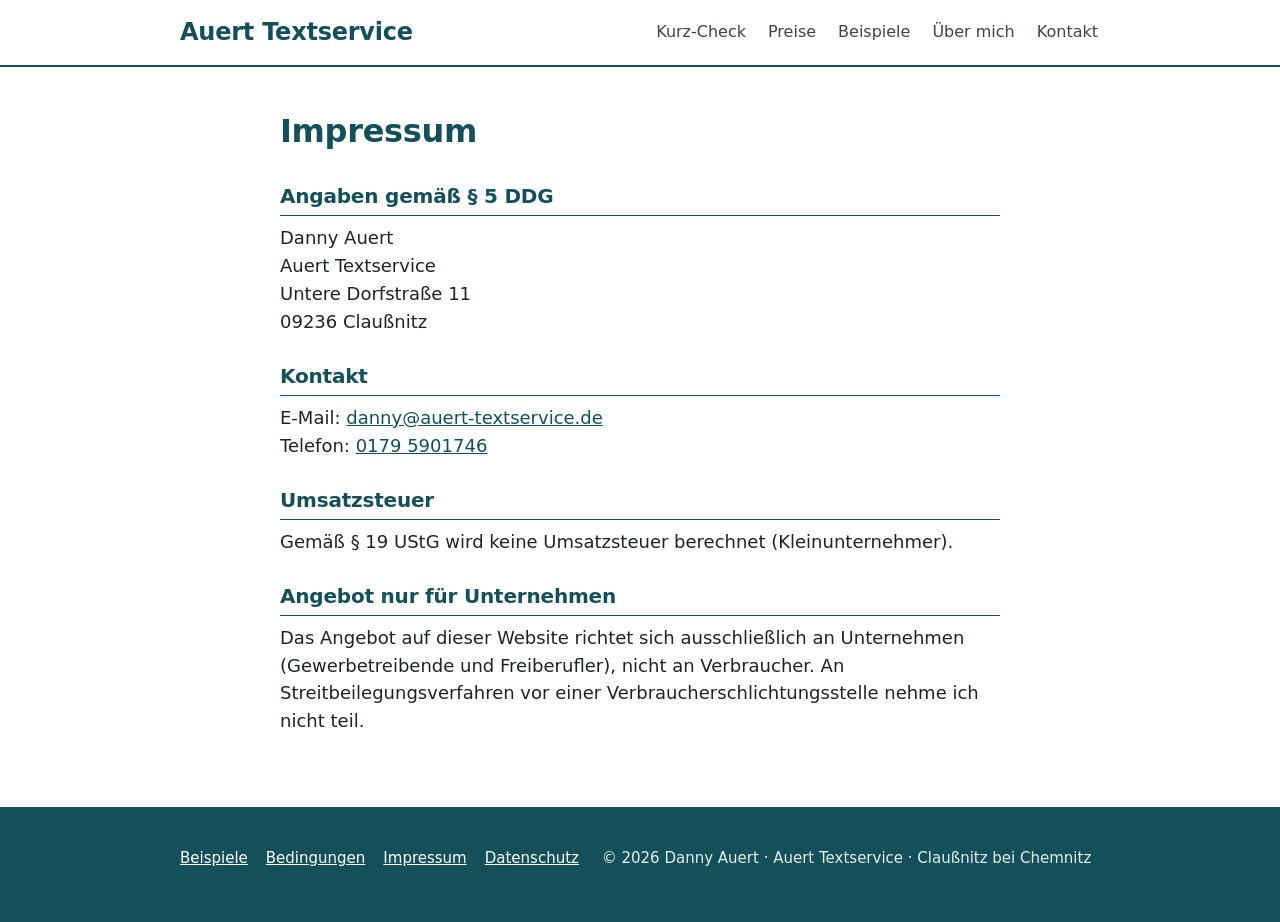
<file: impressum.html>
<!doctype html>
<html lang="de">
<head>
<meta charset="utf-8">
<meta name="viewport" content="width=device-width, initial-scale=1">
<title>Impressum – Auert Textservice</title>
<meta name="description" content="Impressum von Auert Textservice, Danny Auert, 09236 Claußnitz.">
<meta name="referrer" content="strict-origin-when-cross-origin">
<meta name="theme-color" content="#14505A">
<link rel="stylesheet" href="style.css">
<link rel="icon" href="/favicon.ico" sizes="48x48">
<link rel="icon" href="/favicon.svg" type="image/svg+xml">
<link rel="apple-touch-icon" href="/apple-touch-icon.png">
<link rel="canonical" href="https://auert-textservice.de/impressum.html">
<meta property="og:url" content="https://auert-textservice.de/impressum.html">
<meta property="og:type" content="website">
<meta property="og:locale" content="de_DE">
<meta property="og:site_name" content="Auert Textservice">
<meta property="og:title" content="Impressum – Auert Textservice">
<meta property="og:description" content="Impressum von Auert Textservice, Danny Auert, 09236 Claußnitz.">
<meta property="og:image" content="https://auert-textservice.de/vorschau.png">
<meta property="og:image:width" content="1200">
<meta property="og:image:height" content="630">
<meta property="og:image:alt" content="Auert Textservice: Texte für Website und Google-Profil, für Betriebe in Sachsen">
<meta name="twitter:card" content="summary_large_image">

</head>
<body>

<a class="sprung" href="#inhalt">Zum Inhalt</a>
<header class="kopf"><div class="breit">
<a class="marke" href="/">Auert <span>Textservice</span></a>
<nav aria-label="Hauptmenü"><a href="/#kurzcheck">Kurz-Check</a><a href="/#leistungen">Preise</a><a href="/beispiele.html">Beispiele</a><a href="/#ueber">Über mich</a><a href="/#kontakt">Kontakt</a></nav>
</div></header>

<main id="inhalt"><div class="breit recht">
<h1>Impressum</h1>
<h2>Angaben gemäß § 5 DDG</h2>
<p>Danny Auert<br>Auert Textservice<br>Untere Dorfstraße 11<br>09236 Claußnitz</p>
<h2>Kontakt</h2>
<p>E-Mail: <a href="mailto:danny@auert-textservice.de">danny@auert-textservice.de</a><br>Telefon: <a href="tel:+491795901746">0179 5901746</a></p>
<h2>Umsatzsteuer</h2>
<p>Gemäß § 19 UStG wird keine Umsatzsteuer berechnet (Kleinunternehmer).</p>
<h2>Angebot nur für Unternehmen</h2>
<p>Das Angebot auf dieser Website richtet sich ausschließlich an Unternehmen (Gewerbetreibende und Freiberufler), nicht an
Verbraucher. An Streitbeilegungsverfahren vor einer Verbraucherschlichtungsstelle nehme ich nicht teil.</p>
</div></main>

<footer><div class="breit">
<a href="/beispiele.html">Beispiele</a><a href="/bedingungen.html">Bedingungen</a><a href="impressum.html">Impressum</a><a href="datenschutz.html">Datenschutz</a>
<span>© 2026 Danny Auert · Auert Textservice · Claußnitz bei Chemnitz</span>
</div></footer>
</body>
</html>
</file>
<file: style.css>
:root { --bg:#faf7f2; --karte:#ffffff; --text:#24211d; --leise:#5f5a52; --akzent:#1f5c4a; --akzent-hell:#e6f0ec;
        --linie:#e4ddd2; }
* { box-sizing:border-box; }
html { scroll-behavior:smooth; }
body { margin:0; background:var(--bg); color:var(--text); font:17px/1.6 "Segoe UI", system-ui, -apple-system,
       "Helvetica Neue", Arial, sans-serif; }
a { color:var(--akzent); }
.breit { max-width:960px; margin:0 auto; padding:0 20px; }
header.kopf { border-bottom:1px solid var(--linie); background:var(--bg); position:sticky; top:0; z-index:5; }
header.kopf .breit { display:flex; align-items:center; justify-content:space-between; gap:16px; padding-top:12px;
                     padding-bottom:12px; flex-wrap:wrap; }
.marke { font-weight:700; font-size:19px; text-decoration:none; color:var(--text); }
.marke span { color:var(--akzent); }
nav a { margin-left:18px; text-decoration:none; color:var(--leise); font-size:15px; display:inline-block; padding:8px 2px; }
nav a:first-child { margin-left:0; }
nav a:hover { color:var(--akzent); }
.vorschau { background:#fff3cd; color:#5c4400; font-size:14px; padding:8px 20px; text-align:center; }
.held { padding:64px 20px 48px; }
.held h1 { font-size:clamp(30px, 5vw, 46px); line-height:1.15; margin:0 0 18px; max-width:18em; letter-spacing:-0.01em; }
.held p { font-size:20px; color:var(--leise); max-width:36em; margin:0 0 28px; }
.knopf { display:inline-block; background:var(--akzent); color:#fff; text-decoration:none; padding:13px 22px;
         border-radius:8px; font-weight:600; margin:0 12px 10px 0; }
.knopf.leise { background:transparent; color:var(--akzent); border:1.5px solid var(--akzent); }
.knopf:hover { filter:brightness(1.08); }
section { padding:44px 0; border-top:1px solid var(--linie); scroll-margin-top:90px; }
h2 { font-size:28px; margin:0 0 8px; letter-spacing:-0.01em; }
.unter { color:var(--leise); margin:0 0 26px; max-width:40em; }
.drei { display:grid; grid-template-columns:repeat(auto-fit, minmax(240px, 1fr)); gap:18px; }
.karte { background:var(--karte); border:1px solid var(--linie); border-radius:12px; padding:22px; }
.karte h3 { margin:0 0 8px; font-size:19px; }
.karte p { margin:0; color:var(--leise); }
.hinweis { background:var(--akzent-hell); border-radius:12px; padding:22px 24px; }
.hinweis p { margin:0 0 10px; }
.hinweis p:last-child, .hinweis ul:last-child { margin-bottom:0; }
.hinweis > ul li { margin-bottom:6px; }
.liste { background:var(--karte); border:1px solid var(--linie); border-radius:12px; overflow:hidden; }
.zeile { display:grid; grid-template-columns:1fr auto; gap:6px 24px; padding:18px 22px; border-top:1px solid var(--linie); }
.zeile:first-child { border-top:0; }
.zeile h4 { margin:0; font-size:18px; }
.zeile .preis { font-weight:700; font-size:18px; white-space:nowrap; color:var(--akzent); }
.zeile p { grid-column:1 / -1; margin:0; color:var(--leise); font-size:16px; }
h3.klein { font-size:20px; margin:30px 0 12px; color:var(--leise); font-weight:600; }
ol.schritte { list-style:none; margin:0; padding:0; counter-reset:s; }
ol.schritte li { counter-increment:s; position:relative; padding:0 0 20px 58px; }
ol.schritte li::before { content:counter(s); position:absolute; left:0; top:0; width:40px; height:40px; border-radius:50%;
                         background:var(--akzent); color:#fff; font-weight:700; display:grid; place-items:center; }
ol.schritte b { display:block; }
ol.schritte span { color:var(--leise); }
details { background:var(--karte); border:1px solid var(--linie); border-radius:10px; padding:0 20px; margin-bottom:10px; }
summary { cursor:pointer; padding:16px 0; font-weight:600; list-style:none; }
summary::-webkit-details-marker { display:none; }
summary::after { content:"+"; float:right; color:var(--akzent); font-size:22px; line-height:1; }
details[open] summary::after { content:"–"; }
details p { margin:0 0 18px; color:var(--leise); }
.hinweis details.genau { margin:14px 0 0; }
.hinweis details.genau ul { color:var(--leise); margin:0 0 18px; }
.kontakt { display:grid; grid-template-columns:repeat(auto-fit, minmax(220px, 1fr)); gap:18px; }
.kontakt .karte p { color:var(--text); }
.kontakt small { color:var(--leise); }
.fein { color:var(--leise); font-size:14px; margin-top:16px; }
footer { border-top:1px solid var(--linie); padding:26px 0 40px; color:var(--leise); font-size:15px; }
footer a { margin-right:18px; color:var(--leise); display:inline-block; padding:8px 0; }
.mailzeile, .held p.mailzeile { font-size:16px; color:var(--leise); margin:6px 0 0; max-width:36em; }
.hinweis.abstand { margin-top:22px; scroll-margin-top:90px; }
.zeile .text { grid-column:1 / -1; color:var(--leise); font-size:16px; }
.zeile .text p { margin:0; }
.zeile ul, .hinweis ul { margin:4px 0 8px; padding-left:22px; }
.zeile li { margin:2px 0; }
.hinweis li { margin:0 0 8px; }
.beispiel p { margin:0 0 14px; color:var(--text); }
.beispiel p:last-child { margin-bottom:0; }
.beispiel i { color:var(--leise); }
.sprung { position:absolute; left:-999px; }
.sprung:focus { left:8px; top:8px; background:#fff; padding:8px; z-index:9; }
.recht { padding:40px 0 60px; max-width:760px; }
.recht h1 { font-size:32px; margin:0 0 20px; }
.recht h2 { font-size:20px; margin:28px 0 8px; }
.recht p { margin:0 0 12px; }
@media (max-width:560px) { nav a { margin-left:12px; font-size:14px; } .held { padding:40px 20px 32px; } .held p { font-size:18px; }
  .zeile { grid-template-columns:1fr; } header.kopf { position:static; } section, .hinweis.abstand { scroll-margin-top:10px; } }
@media (prefers-reduced-motion:reduce) { html { scroll-behavior:auto; } }
@media print { header.kopf, .vorschau, .knopf { display:none; } }

/* ===== Feinschliff-Entwurf 19.11.2026 (nur Gestaltung, keine Texte) =====
   Gestaltungsprinzipien: Serifen-Ueberschriften mit engem Satz,
   grosszuegige Abschnittsabstaende, ruhigere Karten mit 16px-Radius, deutliche Knoepfe,
   abgesetzter Schluss-Abschnitt, dunkler Fuss. Keine Webfonts, keine externen Dateien. */
:root { --akzent-dunkel:#174638; --schatten:0 1px 2px rgba(36,33,29,.05), 0 6px 20px rgba(36,33,29,.06);
        --serif:"Iowan Old Style","Palatino Linotype",Palatino,"Book Antiqua",Georgia,serif; }
body { -webkit-font-smoothing:antialiased; text-rendering:optimizeLegibility; }
main { overflow-x:clip; }
h1, h2, .recht h1 { font-family:var(--serif); font-weight:700; letter-spacing:-0.02em; }
h2 { font-size:clamp(26px, 3.4vw, 34px); line-height:1.2; margin-bottom:10px; }
h3, h4 { letter-spacing:-0.005em; }
p, li { max-width:68ch; }
.zeile .text p, .zeile li { max-width:none; }

/* Kopf: leicht durchscheinend, ruhiger */
header.kopf { background:rgba(250,247,242,.92); backdrop-filter:saturate(140%) blur(8px);
              -webkit-backdrop-filter:saturate(140%) blur(8px); }
.marke { font-family:var(--serif); font-size:21px; letter-spacing:-0.01em; }
nav a { font-weight:500; }

/* Hero: mehr Luft, klare Hierarchie, dezenter Farbverlauf */
.held { padding:clamp(48px, 9vw, 104px) 20px clamp(40px, 6vw, 72px); position:relative; }
main > .held::before { content:""; position:absolute; inset:0 -50vw; z-index:-1;
  background:radial-gradient(60% 80% at 85% 0%, var(--akzent-hell) 0, rgba(230,240,236,0) 70%); }
.held h1 { font-size:clamp(34px, 5.6vw, 56px); line-height:1.08; letter-spacing:-0.025em; margin-bottom:24px; max-width:16em; }
.held p { font-size:18px; line-height:1.65; margin-bottom:18px; }
.held h1 + p { font-size:clamp(19px, 2.2vw, 21px); color:var(--text); }
.held .knopf { margin-top:12px; }
.held p.mailzeile { margin-top:14px; font-size:15px; }

/* Knoepfe: deutlicher, mit Rueckmeldung */
.knopf { border-radius:10px; padding:14px 24px; box-shadow:0 1px 2px rgba(0,0,0,.08), 0 4px 14px rgba(31,92,74,.22);
         transition:transform .15s ease, box-shadow .15s ease, background-color .15s ease; }
.knopf:hover { filter:none; background:var(--akzent-dunkel); transform:translateY(-1px);
               box-shadow:0 2px 4px rgba(0,0,0,.08), 0 8px 22px rgba(31,92,74,.28); }
.knopf.leise { box-shadow:none; }
.knopf.leise:hover { background:var(--akzent-hell); color:var(--akzent-dunkel); }
a:focus-visible, summary:focus-visible, .knopf:focus-visible { outline:3px solid #a8690b; outline-offset:3px; border-radius:6px; }

/* Abschnitte: grosszuegiger Rhythmus */
section { padding:clamp(52px, 7vw, 88px) 0; }
.unter { font-size:18px; margin-bottom:32px; }

/* Karten, Listen, Hinweise */
.drei { gap:20px; }
.karte, .liste, details { border-radius:16px; box-shadow:var(--schatten); }
.karte { padding:26px; transition:transform .2s ease, box-shadow .2s ease; }
.drei .karte { border-top:3px solid var(--akzent); }
.drei .karte:hover { transform:translateY(-2px); box-shadow:0 2px 4px rgba(36,33,29,.06), 0 12px 28px rgba(36,33,29,.09); }
.karte h3 { font-size:20px; }
.hinweis { border-radius:16px; padding:26px 28px; border-left:4px solid var(--akzent); }
.beispiel { border-left:4px solid var(--akzent); }
.beispiel p b { color:var(--text); }
.zeile { padding:22px 26px; }
.zeile:hover { background:#fcfbf8; }
.zeile .preis { font-variant-numeric:tabular-nums; background:var(--akzent-hell); padding:2px 12px; border-radius:999px;
                align-self:start; font-size:17px; }
h3.klein { font-size:14px; text-transform:uppercase; letter-spacing:.12em; color:var(--akzent); margin:36px 0 14px; }

/* Ablauf: Nummern im Stil 01-04 */
ol.schritte li { padding-bottom:26px; padding-left:64px; }
ol.schritte li::before { content:counter(s, decimal-leading-zero); width:44px; height:44px; font-size:15px;
  letter-spacing:.02em; box-shadow:0 4px 12px rgba(31,92,74,.25); }
ol.schritte li:not(:last-child)::after { content:""; position:absolute; left:21px; top:50px; bottom:4px; width:2px;
  background:var(--linie); }
ol.schritte b { font-size:18px; margin-bottom:4px; }

/* Fragen */
details { margin-bottom:12px; padding:0 22px; transition:border-color .15s ease; }
details:hover, details[open] { border-color:#cfd9d3; }
summary { padding:18px 0; }
.hinweis details.genau { box-shadow:none; }

/* Kontakt als abgesetzter Schluss-Abschnitt */
#kontakt { background:radial-gradient(50% 90% at 50% 0%, var(--akzent-hell) 0, var(--bg) 75%); }
.kontakt .karte a { font-weight:600; font-size:18px; }

/* Fuss: dunkel, klar getrennt */
footer { background:#1c2a24; color:#c9d4ce; border-top:0; padding:32px 0 44px; }
footer a { color:#e9efe9; }
footer a:hover { color:#fff; }

@media (max-width:560px) {
  nav { display:flex; overflow-x:auto; white-space:nowrap; gap:4px; width:100%; -webkit-overflow-scrolling:touch; }
  nav a { margin-left:10px; }
  .held .knopf { display:block; text-align:center; margin-right:0; }
  .karte, .hinweis { padding:22px; }
  .zeile { padding:18px 20px; }
  .zeile .preis { justify-self:start; }
  ol.schritte li { padding-left:58px; }
}
@media (prefers-reduced-motion:reduce) { .knopf, .karte { transition:none; } .knopf:hover, .drei .karte:hover { transform:none; } }
@media print { footer { background:none; color:#000; } main > .held::before { display:none; } }

/* Pruefer 19.11.2026: "+"/"–" in Fragen rechts oben fixieren (rutschte bei zweizeiliger Frage auf den Rand) */
summary { position:relative; padding-right:30px; }
summary::after { float:none; position:absolute; right:0; top:18px; }

/* Zuarbeit 21.11.2026: Faktenliste, Knopf unter der Preisliste, schmale Leiste auf dem Telefon */
.fakten { list-style:none; margin:30px 0 0; padding:0; max-width:44em; border-top:1px solid var(--linie); }
.fakten li { max-width:none; padding:9px 0; border-bottom:1px solid var(--linie); color:var(--leise); font-size:16px; }
.fakten b { display:inline-block; min-width:5.2em; color:var(--text); }
.preis-knopf { margin:26px 0 0; }
.preis-knopf .knopf { margin-bottom:4px; }
.leiste { display:none; }
@media (max-width:560px) {
  .leiste { display:block; position:fixed; left:0; right:0; bottom:0; padding:8px 16px;
            background:rgba(250,247,242,.97); border-top:1px solid var(--linie); z-index:6; }
  .leiste .knopf { display:block; text-align:center; margin:0; padding:11px 16px; }
  body.mit-leiste { padding-bottom:66px; }
  .fakten b { display:block; }
}
@media print { .leiste { display:none; } body.mit-leiste { padding-bottom:0; } }
.knopf { text-align:center; }
@media (max-width:560px) {
  .hinweis .knopf, .preis-knopf .knopf { display:block; margin-right:0; }
  nav a { margin-left:6px; }
}
/* ===== Look wie Farbbrief, 23.11.2026 (Petrol, Toenung, Kaesten; keine Webfonts, keine externen Dateien) ===== */
:root { --bg:#ffffff; --karte:#ffffff; --text:#1b2426; --leise:#3a4547; --akzent:#14505a; --akzent-hell:#e3eeee;
        --akzent-dunkel:#0e3d45; --linie:#b4c6c8; --schatten:0 1px 2px rgba(20,80,90,.07), 0 6px 18px rgba(20,80,90,.07);
        --serif:Calibri, Carlito, "Segoe UI", system-ui, -apple-system, "Helvetica Neue", Arial, sans-serif; }
html { -webkit-text-size-adjust:100%; }
body { font-family:Calibri, Carlito, "Segoe UI", system-ui, -apple-system, "Helvetica Neue", Arial, sans-serif;
       font-size:18px; line-height:1.55; overflow-wrap:break-word; }
h1, h2, .recht h1 { color:var(--akzent); letter-spacing:-0.01em; }
h3, h4 { color:var(--akzent); }
header.kopf { background:rgba(255,255,255,.96); border-bottom:2px solid var(--akzent); }
.marke { color:var(--akzent); font-size:24px; font-weight:700; }
.marke span { color:var(--akzent); }
nav a { color:var(--leise); font-size:16px; }
nav a:hover, nav a[aria-current] { color:var(--akzent); }
main > .held::before { display:none; }
.held { padding:clamp(28px, 5vw, 56px) 20px clamp(28px, 4vw, 44px); }
.held h1 { font-size:clamp(33px, 5vw, 50px); line-height:1.1; margin-bottom:18px; max-width:15em; }
.held h1 + p { font-size:clamp(19px, 2.1vw, 21px); }
.held-raster { display:grid; grid-template-columns:minmax(0, 1fr) 250px; gap:clamp(24px, 4vw, 48px); align-items:start; }
.portraet { margin:0; }
.portraet img { display:block; width:100%; height:auto; aspect-ratio:1; object-fit:cover; border-radius:12px;
                border:1.5px solid var(--akzent); }
.portraet figcaption { margin-top:9px; color:var(--leise); font-size:16px; line-height:1.3; }
.portraet b { display:block; color:var(--akzent); font-size:19px; }
.briefkasten { background:var(--akzent-hell); border:1.5px solid var(--akzent); border-radius:12px; padding:14px 18px;
               margin:6px 0 18px; max-width:40em; }
.held .briefkasten p { margin:0; font-size:18px; color:var(--text); }
.knopf { border-radius:9px; box-shadow:none; }
.knopf:hover { box-shadow:none; }
section { padding:clamp(38px, 5vw, 62px) 0; border-top:1px solid var(--linie); }
section:nth-of-type(even) { background:#f6faf9; }
h2 { font-size:clamp(27px, 3.3vw, 34px); padding-bottom:7px; border-bottom:1.5px solid var(--akzent); margin-bottom:18px; }
.unter { font-size:18px; margin-bottom:24px; }
.hinweis { background:var(--akzent-hell); border:1.5px solid var(--akzent); border-left:1.5px solid var(--akzent);
           border-radius:12px; }
.karte, .liste, details { border-radius:12px; border-color:var(--linie); box-shadow:none; }
.drei .karte { border-top:1px solid var(--linie); background:#fff; }
.drei .karte:hover { transform:none; box-shadow:none; }
.karte p, .zeile p, .zeile .text, details p, ol.schritte span, .fakten li { color:var(--text); }
.beispiel { border-left:5px solid var(--akzent); border-radius:4px; background:var(--akzent-hell); border-top:0; border-right:0;
            border-bottom:0; }
.beispiel i { color:var(--leise); }
.zeile:hover { background:transparent; }
.zeile .preis { background:none; padding:0; color:var(--akzent); font-size:21px; }
.zeile h4 { color:var(--text); font-size:19px; }
h3.klein { font-size:21px; text-transform:none; letter-spacing:0; color:var(--akzent); padding-bottom:4px;
           border-bottom:1.5px solid var(--akzent); margin:30px 0 14px; }
.liste { border-radius:0; border-width:0 0 1px; background:transparent; }
.zeile { padding:16px 2px; }
ol.schritte li::before { content:counter(s); width:36px; height:36px; font-size:18px; box-shadow:none; }
ol.schritte li { padding-left:54px; padding-bottom:20px; }
ol.schritte li:not(:last-child)::after { left:17px; top:42px; background:var(--linie); }
ol.schritte b { color:var(--text); }
details:hover, details[open] { border-color:var(--akzent); }
summary { color:var(--akzent); }
#kontakt { background:var(--akzent-hell); }
#kontakt .karte { border-color:var(--akzent); }
footer { background:var(--akzent); color:#e3eeee; }
footer a { color:#fff; }
.fakten { border-top:1px solid var(--linie); }
.fakten li { border-bottom-color:var(--linie); font-size:17px; }
.fakten b { color:var(--akzent); }
.leiste { background:rgba(255,255,255,.98); border-top-color:var(--akzent); }
.mehr-link { margin:18px 0 0; }
.held p.brief-danach { margin-top:20px; }
.muster-band { display:inline-block; background:var(--akzent); color:#fff; font-weight:700; font-size:14px; letter-spacing:.06em;
               padding:3px 10px; border-radius:6px; margin:0 0 10px; }
.muster { margin:0 0 34px; }
.recht .muster h2 { font-size:clamp(23px, 2.8vw, 28px); margin-top:0; }
.mailzeile a { white-space:nowrap; }
.vergleich { display:grid; grid-template-columns:repeat(2, minmax(0, 1fr)); gap:16px; }
.vorher, .nachher { border-radius:12px; padding:18px 20px; }
.vorher { background:#fff; border:1px solid var(--linie); }
.nachher { background:var(--akzent-hell); border:1.5px solid var(--akzent); }
.vorher h3, .nachher h3 { margin:0 0 8px; font-size:18px; }
.vorher p, .nachher p, .nachher li { margin:0 0 9px; }
.nachher ul { margin:0 0 9px; padding-left:21px; }
.bedingungen ol { padding-left:0; list-style:none; }
.bedingungen li.nr { margin:0 0 18px; max-width:none; }
.bedingungen li.nr > h2 { font-size:20px; border:0; padding:0; margin:0 0 5px; }
.bedingungen p { max-width:74ch; }
@media (max-width:760px) {
  .held-raster { grid-template-columns:1fr; gap:16px; }
  .portraet { order:-1; display:flex; align-items:center; gap:14px; }
  .portraet img { width:96px; flex:none; }
  .portraet figcaption { margin:0; }
  .vergleich { grid-template-columns:1fr; }
}
@media (max-width:560px) {
  body { font-size:17px; }
  header.kopf .breit { padding-top:8px; padding-bottom:4px; gap:2px; }
  nav { flex-wrap:wrap; overflow-x:visible; white-space:normal; gap:0 4px; justify-content:space-between; }
  nav a, nav a:first-child { font-size:15px; padding:7px 1px; margin-left:0; white-space:nowrap; }
  .held { padding-top:18px; }
  .briefkasten { padding:12px 14px; }
}
@media (max-width:345px) { nav a, nav a:first-child { font-size:13.5px; } }
@media (max-width:560px) {   /* /brief: Knopf soll am Handy ohne langes Scrollen erreichbar sein */
  .brief-held.held { padding-top:10px; padding-bottom:22px; }
  .brief-held .held-raster { gap:8px; }
  .brief-held .portraet { gap:10px; }
  .brief-held .portraet img { width:56px; }
  .brief-held .portraet figcaption { font-size:14px; }
  .brief-held .portraet b { font-size:16px; }
  .brief-held h1 { font-size:25px; line-height:1.12; margin-bottom:8px; }
  .brief-held h1 + p { font-size:17px; line-height:1.38; margin-bottom:10px; }
  .brief-held .knopf { display:block; box-sizing:border-box; width:100%; min-height:48px; padding:12px 10px; font-size:17px;
                       line-height:1.25; text-align:center; }
}
.breit.recht { padding-left:20px; padding-right:20px; }
@media print { .portraet img { border:0; } footer { background:none; color:#000; } footer a { color:#000; } }
</file>
